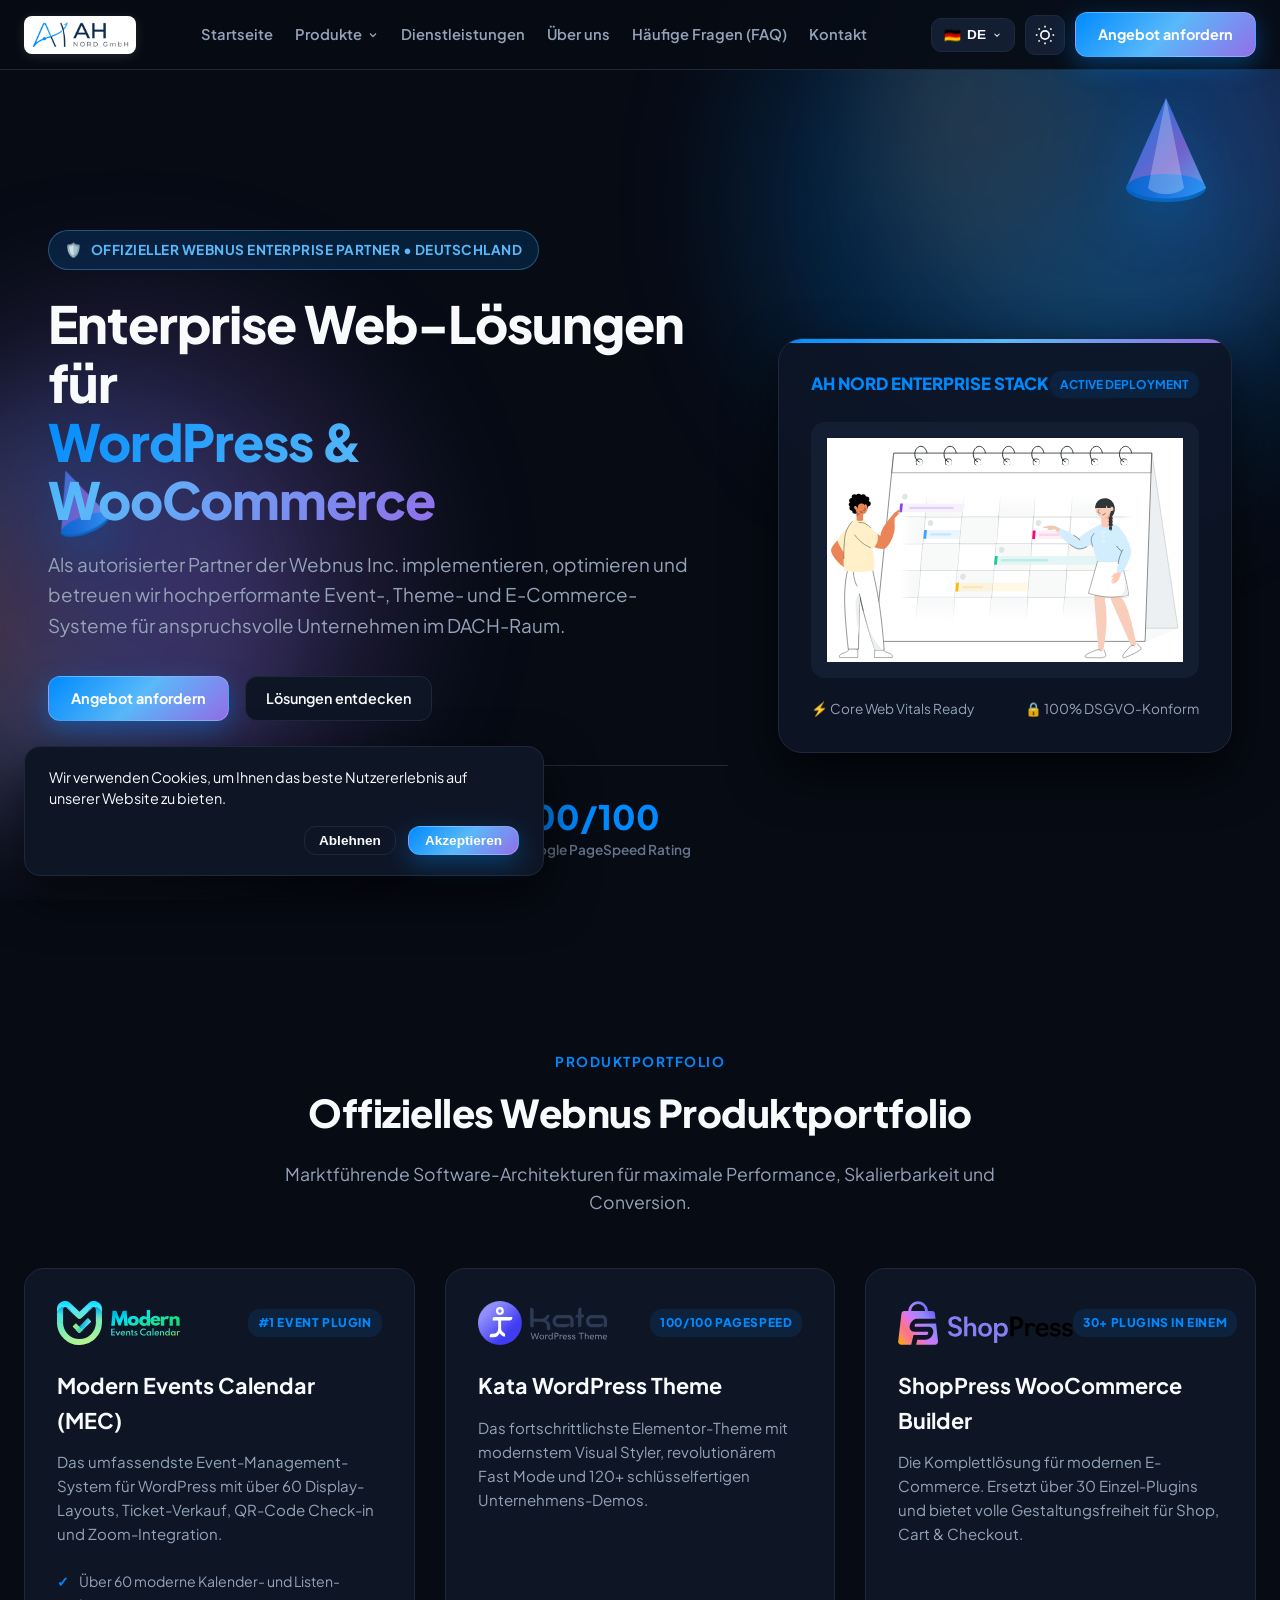
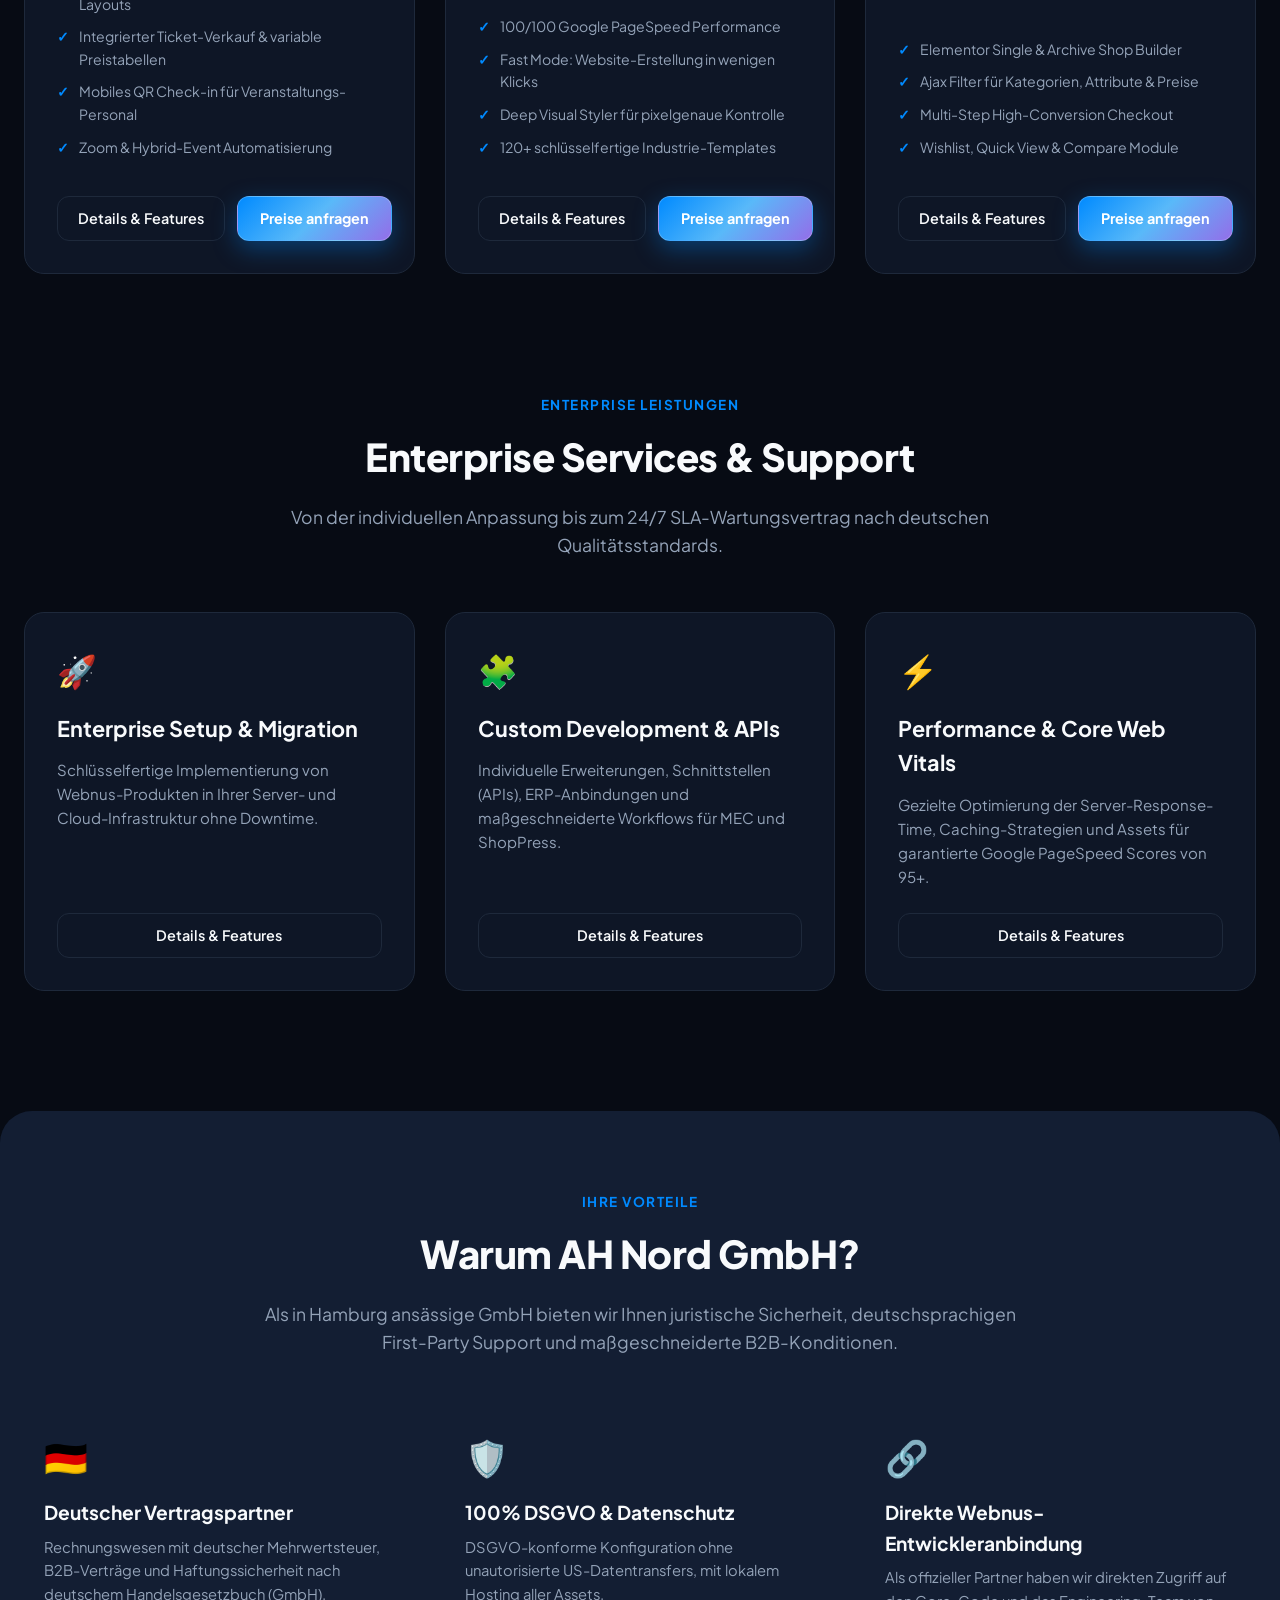
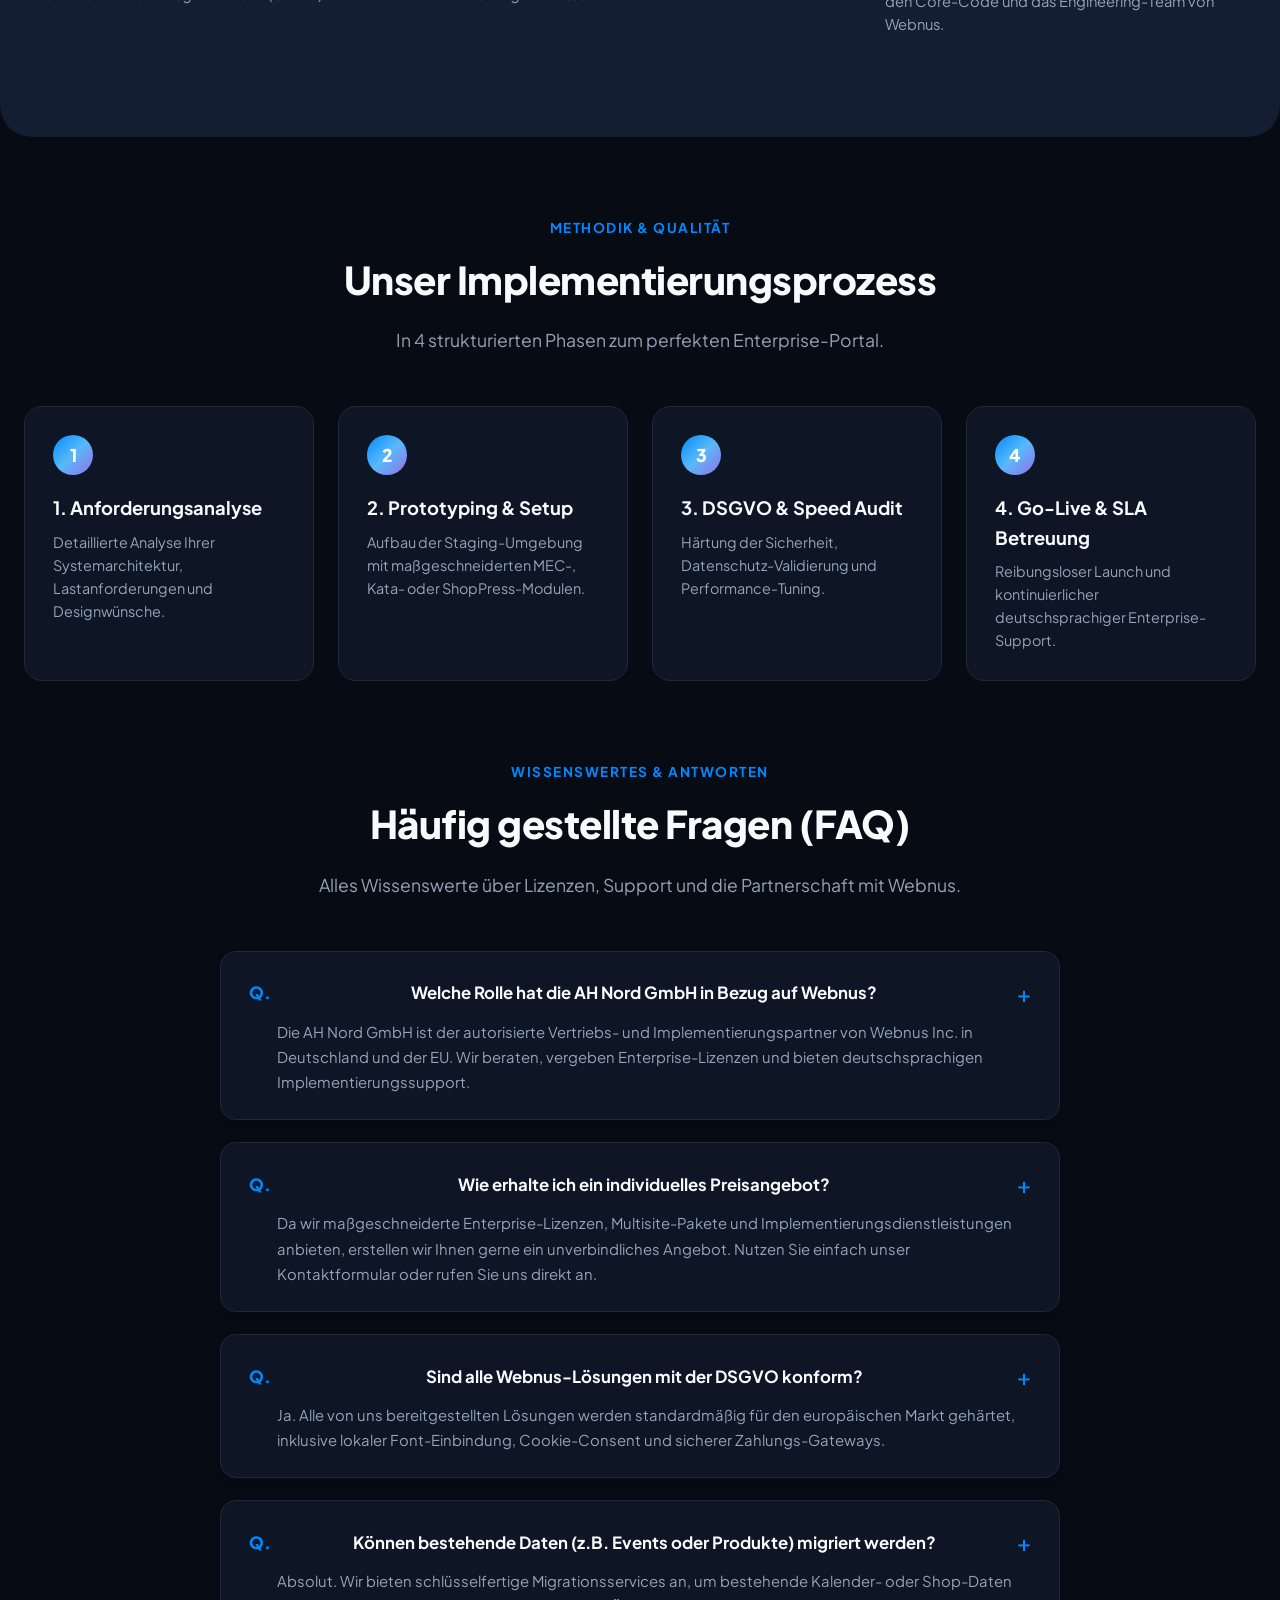
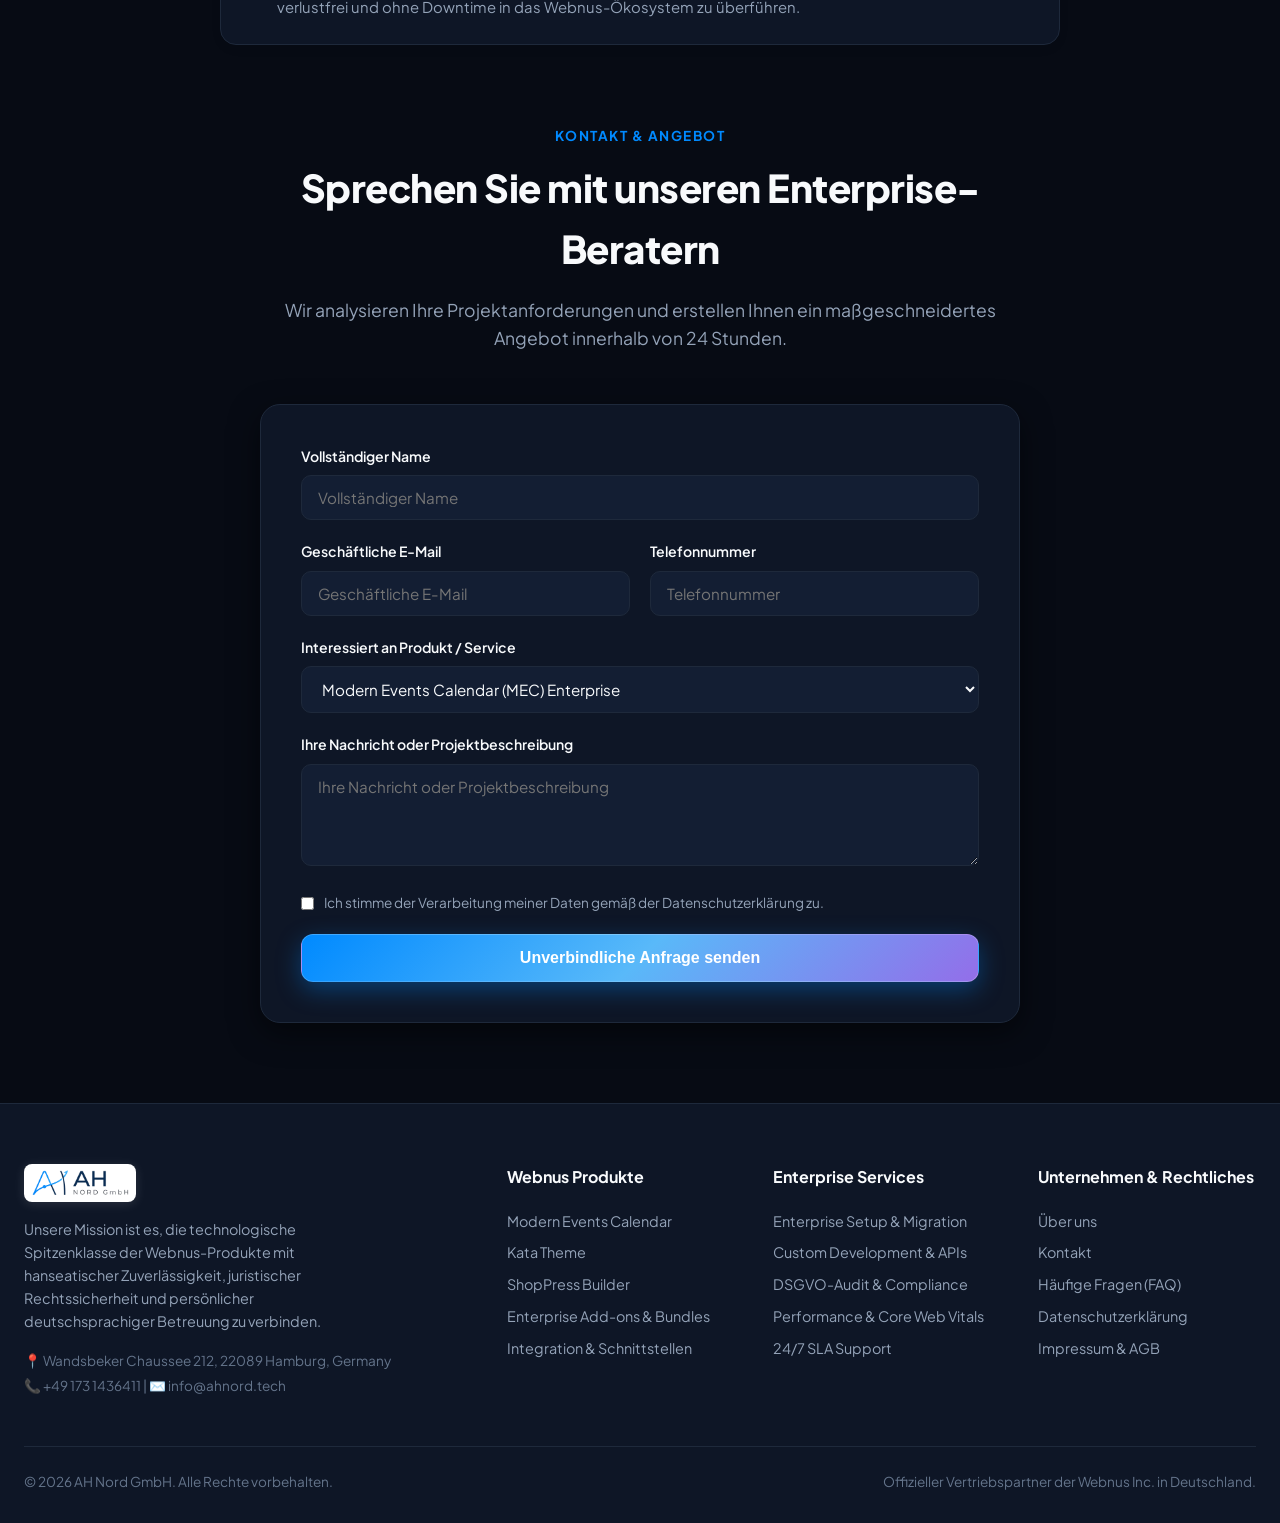
<file: index.html>
<!DOCTYPE html>
<html lang="de" data-theme="dark">
<head>
  <meta charset="UTF-8">
  <meta name="viewport" content="width=device-width, initial-scale=1.0">
  <title>Enterprise Web Solutions & Webnus Partner | AH Nord GmbH</title>
  <meta name="description" content="AH Nord GmbH — Offizieller Enterprise Partner & Reseller von Webnus in Deutschland. Modern Events Calendar, Kata Theme und ShopPress WooCommerce Builder.">
  <link rel="icon" type="image/webp" href="./img/favicon.webp">
  <link rel="icon" type="image/png" href="./img/favicon.png">
  <link rel="apple-touch-icon" href="./img/favicon.png">
  
  <meta property="og:type" content="website">
  <meta property="og:title" content="Enterprise Web Solutions & Webnus Partner | AH Nord GmbH">
  <meta property="og:description" content="Offizieller Vertrieb und Integration von Webnus Enterprise Lösungen in Deutschland.">
  <meta property="og:image" content="./img/og-image.svg">
  
  <link rel="preconnect" href="https://fonts.googleapis.com">
  <link rel="preconnect" href="https://fonts.gstatic.com" crossorigin>
  <link href="https://fonts.googleapis.com/css2?family=Plus+Jakarta+Sans:wght@400;500;600;700;800;900&display=swap" rel="stylesheet">
  <link rel="stylesheet" href="./css/style.css?v=2.2">
</head>
<body>
  <!-- Ambient Floating Animation Shapes (Conical Gradients & 3D Cones) -->
  <div class="canvas-backdrop">
    <div class="conic-shape conic-shape-1"></div>
    <div class="conic-shape conic-shape-2"></div>
    <div class="shape-blob shape-1"></div>
    <div class="shape-blob shape-2"></div>
    
    <!-- 3D Conical Geometric Floating SVG Shape 1 -->
    <svg class="conic-3d-cone floating-cone-1" width="100" height="130" viewBox="0 0 100 130" fill="none">
      <defs>
        <linearGradient id="coneGrad1" x1="0%" y1="0%" x2="100%" y2="100%">
          <stop offset="0%" stop-color="#008AFF" stop-opacity="0.85"/>
          <stop offset="60%" stop-color="#936EE9" stop-opacity="0.75"/>
          <stop offset="100%" stop-color="#59B9F9" stop-opacity="0.9"/>
        </linearGradient>
        <linearGradient id="coneBase1" x1="0%" y1="0%" x2="100%" y2="0%">
          <stop offset="0%" stop-color="#0066CC" stop-opacity="0.9"/>
          <stop offset="100%" stop-color="#008AFF" stop-opacity="0.5"/>
        </linearGradient>
      </defs>
      <path d="M50 8 L90 98 C72 112 28 112 10 98 Z" fill="url(#coneGrad1)"/>
      <ellipse cx="50" cy="98" rx="40" ry="14" fill="url(#coneBase1)"/>
      <path d="M50 8 L68 98 C60 106 40 106 32 98 Z" fill="white" fill-opacity="0.25"/>
    </svg>

    <!-- 3D Conical Geometric Floating SVG Shape 2 -->
    <svg class="conic-3d-cone floating-cone-2" width="80" height="110" viewBox="0 0 100 130" fill="none">
      <path d="M50 8 L90 98 C72 112 28 112 10 98 Z" fill="url(#coneGrad1)"/>
      <ellipse cx="50" cy="98" rx="40" ry="14" fill="url(#coneBase1)"/>
    </svg>
  </div>

  <!-- Sticky Header -->
  <header class="site-header">
    <div class="header-container">
      <a href="./index.html" class="brand-link">
        <img src="./img/logo.webp" alt="AH Nord GmbH Logo" class="brand-logo">
      </a>
      
      <!-- Desktop Navigation -->
      <nav class="main-nav">
        <a href="./index.html" class="nav-link" data-i18n="nav_home">Startseite</a>
        
        <div class="nav-dropdown-wrapper">
          <a href="./index.html#products" class="nav-link nav-dropdown-trigger">
            <span data-i18n="nav_products">Produkte</span>
            <svg width="12" height="12" viewBox="0 0 24 24" fill="none" stroke="currentColor" stroke-width="2.5"><polyline points="6 9 12 15 18 9"></polyline></svg>
          </a>
          <div class="nav-dropdown-menu">
            <a href="./pages/modern-events-calendar.html" class="dropdown-item">
              <span style="font-size:1.3rem;">📅</span>
              <div>
                <span class="dropdown-item-title" data-i18n="nav_mec">Modern Events Calendar</span>
                <span class="dropdown-item-desc">#1 WordPress Events Platform</span>
              </div>
            </a>
            <a href="./pages/kata-theme.html" class="dropdown-item">
              <span style="font-size:1.3rem;">⚡</span>
              <div>
                <span class="dropdown-item-title" data-i18n="nav_kata">Kata Theme</span>
                <span class="dropdown-item-desc">100/100 PageSpeed Builder</span>
              </div>
            </a>
            <a href="./pages/shoppress.html" class="dropdown-item">
              <span style="font-size:1.3rem;">🛍️</span>
              <div>
                <span class="dropdown-item-title" data-i18n="nav_shoppress">ShopPress Builder</span>
                <span class="dropdown-item-desc">WooCommerce Suite for Elementor</span>
              </div>
            </a>
          </div>
        </div>

        <a href="./pages/services.html" class="nav-link" data-i18n="nav_services">Dienstleistungen</a>
        <a href="./pages/about.html" class="nav-link" data-i18n="nav_about">Über uns</a>
        <a href="./pages/faq.html" class="nav-link" data-i18n="nav_faq">Häufige Fragen (FAQ)</a>
        <a href="./pages/contact.html" class="nav-link" data-i18n="nav_contact">Kontakt</a>
      </nav>
      
      <!-- Header Controls -->
      <div class="header-actions">
        <!-- Language Switcher Pill -->
        <div class="lang-dropdown-wrapper">
          <button class="lang-dropdown-btn" onclick="toggleLangMenu(event)" aria-label="Sprachauswahl">
            <span class="current-lang-flag">🇩🇪</span>
            <span class="current-lang-code">DE</span>
            <svg width="10" height="10" viewBox="0 0 24 24" fill="none" stroke="currentColor" stroke-width="2.5"><polyline points="6 9 12 15 18 9"></polyline></svg>
          </button>
          <div id="langDropdownMenu" class="lang-dropdown-menu">
            <button class="lang-option active" data-lang="de" onclick="setLanguage('de')">
              <span>🇩🇪</span> <span>Deutsch</span>
            </button>
            <button class="lang-option" data-lang="en" onclick="setLanguage('en')">
              <span>🇬🇧</span> <span>English</span>
            </button>
            <button class="lang-option" data-lang="fr" onclick="setLanguage('fr')">
              <span>🇫🇷</span> <span>Français</span>
            </button>
          </div>
        </div>

        <!-- Theme Toggle Button -->
        <button class="btn-theme-toggle" aria-label="Farbschema umschalten" title="Theme umschalten">
          <svg class="theme-icon-sun" viewBox="0 0 24 24">
            <circle cx="12" cy="12" r="5"></circle>
            <line x1="12" y1="1" x2="12" y2="3"></line>
            <line x1="12" y1="21" x2="12" y2="23"></line>
            <line x1="4.22" y1="4.22" x2="5.64" y2="5.64"></line>
            <line x1="18.36" y1="18.36" x2="19.78" y2="19.78"></line>
            <line x1="1" y1="12" x2="3" y2="12"></line>
            <line x1="21" y1="12" x2="23" y2="12"></line>
            <line x1="4.22" y1="19.78" x2="5.64" y2="18.36"></line>
            <line x1="18.36" y1="5.64" x2="19.78" y2="4.22"></line>
          </svg>
          <svg class="theme-icon-moon" viewBox="0 0 24 24" style="display:none;">
            <path d="M21 12.79A9 9 0 1 1 11.21 3 7 7 0 0 0 21 12.79z"></path>
          </svg>
        </button>

        <a href="./pages/contact.html" class="btn-cta" data-i18n="btn_quote">Angebot anfordern</a>
        
        <!-- Mobile Toggle -->
        <button class="mobile-toggle" id="mobileToggleBtn" onclick="toggleMobileMenu()" aria-label="Menü öffnen">
          <svg width="22" height="22" viewBox="0 0 24 24" fill="none" stroke="currentColor" stroke-width="2.5">
            <line x1="3" y1="12" x2="21" y2="12"></line>
            <line x1="3" y1="6" x2="21" y2="6"></line>
            <line x1="3" y1="18" x2="21" y2="18"></line>
          </svg>
        </button>
      </div>
    </div>
  </header>

  <!-- Mobile Drawer -->
  <div class="mobile-drawer-overlay" id="mobileOverlay" onclick="closeMobileMenu()"></div>
  <aside class="mobile-drawer" id="mobileDrawer">
    <div class="mobile-drawer-header">
      <img src="./img/logo.webp" alt="AH Nord" class="brand-logo mobile-logo" style="height:32px;">
      <button class="mobile-close-btn" onclick="closeMobileMenu()" aria-label="Menü schließen">✕</button>
    </div>
    <div class="mobile-nav-links">
      <a href="./index.html" class="mobile-nav-link" data-i18n="nav_home">Startseite</a>
      <a href="./pages/modern-events-calendar.html" class="mobile-nav-link" data-i18n="nav_mec">Modern Events Calendar</a>
      <a href="./pages/kata-theme.html" class="mobile-nav-link" data-i18n="nav_kata">Kata Theme</a>
      <a href="./pages/shoppress.html" class="mobile-nav-link" data-i18n="nav_shoppress">ShopPress Builder</a>
      <a href="./pages/services.html" class="mobile-nav-link" data-i18n="nav_services">Dienstleistungen</a>
      <a href="./pages/about.html" class="mobile-nav-link" data-i18n="nav_about">Über uns</a>
      <a href="./pages/faq.html" class="mobile-nav-link" data-i18n="nav_faq">Häufige Fragen (FAQ)</a>
      <a href="./pages/contact.html" class="mobile-nav-link" data-i18n="nav_contact">Kontakt</a>
    </div>
    <div style="margin-top:auto; padding-top:20px;">
      <a href="./pages/contact.html" class="btn-cta" style="width:100%; justify-content:center;" data-i18n="btn_quote">Angebot anfordern</a>
    </div>
  </aside>

  <main class="main-wrapper">

    <!-- Hero Section with Conical Animated Elements -->
    <section class="hero-section">
      <div class="section-container hero-grid">
        <div>
          <div class="hero-badge">
            <span>🛡️</span>
            <span data-i18n="badge_official">Offizieller Webnus Enterprise Partner • Deutschland</span>
          </div>
          <h1 class="hero-title">
            <span data-i18n="hero_title">Enterprise Web-Lösungen für</span> <br>
            <span class="gradient-text" data-i18n="hero_title_highlight">WordPress & WooCommerce</span>
          </h1>
          <p class="hero-subtitle" data-i18n="hero_subtitle">
            Als autorisierter Partner der Webnus Inc. implementieren, optimieren und betreuen wir hochperformante Event-, Theme- und E-Commerce-Systeme für anspruchsvolle Unternehmen im DACH-Raum.
          </p>
          <div class="hero-buttons">
            <a href="./pages/contact.html" class="btn-cta" data-i18n="btn_quote">Angebot anfordern</a>
            <a href="#products" class="btn-secondary" data-i18n="btn_explore">Lösungen entdecken</a>
          </div>
          <div class="hero-stats">
            <div>
              <div class="stat-val">200k+</div>
              <div class="stat-label" data-i18n="stat_installs">Aktive Webnus-Nutzer</div>
            </div>
            <div>
              <div class="stat-val">99.9%</div>
              <div class="stat-label" data-i18n="stat_uptime">SLA Support-Verfügbarkeit</div>
            </div>
            <div>
              <div class="stat-val">100/100</div>
              <div class="stat-label" data-i18n="stat_speed">Google PageSpeed Rating</div>
            </div>
          </div>
        </div>
        
        <div class="hero-visual">
          <div class="visual-card-glass floating-element">
            <div style="display:flex; justify-content:space-between; align-items:center; margin-bottom:24px;">
              <span style="font-weight:800; font-size:1.05rem; color:var(--primary-blue);">AH NORD ENTERPRISE STACK</span>
              <span style="background:rgba(0,138,255,0.1); color:var(--primary-blue); font-size:0.75rem; font-weight:700; padding:4px 10px; border-radius:12px;">ACTIVE DEPLOYMENT</span>
            </div>
            <img src="./img/mec-hero.svg" alt="MEC Calendar Platform" style="margin-bottom:20px; border-radius:14px; background:var(--bg-surface-alt); padding:16px;">
            <div style="display:flex; justify-content:space-between; align-items:center; font-size:0.85rem; color:var(--text-secondary);">
              <span>⚡ Core Web Vitals Ready</span>
              <span>🔒 100% DSGVO-Konform</span>
            </div>
          </div>
        </div>
      </div>
    </section>

    <!-- Products Showcase -->
    <section id="products" class="section-container" style="padding-top:40px;">
      <div class="section-header">
        <span class="section-tag" data-i18n="tag_portfolio">PRODUKTPORTFOLIO</span>
        <h2 class="section-title" data-i18n="products_heading">Offizielles Webnus Produktportfolio</h2>
        <p class="section-sub" data-i18n="products_sub">
          Marktführende Software-Architekturen für maximale Performance und Conversion.
        </p>
      </div>
      
      <div class="cards-grid-3">
        <!-- MEC Card -->
        <div class="product-card">
          <div class="product-card-top">
            <img src="./img/mec-logo.svg" alt="Modern Events Calendar" class="product-logo-img">
            <span class="product-badge" data-i18n="mec_badge">#1 Event Plugin</span>
          </div>
          <h3 class="product-card-title" data-i18n="mec_title">Modern Events Calendar (MEC)</h3>
          <p class="product-card-desc" data-i18n="mec_desc">
            Das umfassendste Event-Management-System für WordPress mit über 60 Display-Layouts, Ticket-Verkauf, QR-Code Check-in und Zoom-Integration.
          </p>
          <ul class="feature-list">
            <li data-i18n="mec_feat_1">Über 60 moderne Kalender- und Listen-Layouts</li>
            <li data-i18n="mec_feat_2">Integrierter Ticket-Verkauf & variable Preistabellen</li>
            <li data-i18n="mec_feat_3">Mobiles QR Check-in für Veranstaltungs-Personal</li>
            <li data-i18n="mec_feat_4">Zoom & Hybrid-Event Automatisierung</li>
          </ul>
          <div style="display:flex; gap:12px; margin-top:auto;">
            <a href="./pages/modern-events-calendar.html" class="btn-secondary" style="flex:1; justify-content:center;" data-i18n="btn_details">Details & Features</a>
            <a href="./pages/contact.html" class="btn-cta" style="flex:1; justify-content:center;" data-i18n="btn_pricing">Preise anfragen</a>
          </div>
        </div>

        <!-- Kata Theme Card -->
        <div class="product-card">
          <div class="product-card-top">
            <img src="./img/kata-logo.svg" alt="Kata WordPress Theme" class="product-logo-img">
            <span class="product-badge" data-i18n="kata_badge">100/100 PageSpeed</span>
          </div>
          <h3 class="product-card-title" data-i18n="kata_title">Kata WordPress Theme</h3>
          <p class="product-card-desc" data-i18n="kata_desc">
            Das fortschrittlichste Elementor-Theme mit modernstem Visual Styler, revolutionärem Fast Mode und 120+ vorgefertigten Unternehmens-Demos.
          </p>
          <ul class="feature-list">
            <li data-i18n="kata_feat_1">100/100 Google PageSpeed Performance</li>
            <li data-i18n="kata_feat_2">Fast Mode: Website-Erstellung in wenigen Klicks</li>
            <li data-i18n="kata_feat_3">Deep Visual Styler für pixelgenaue Kontrolle</li>
            <li data-i18n="kata_feat_4">120+ schlüsselfertige Industrie-Templates</li>
          </ul>
          <div style="display:flex; gap:12px; margin-top:auto;">
            <a href="./pages/kata-theme.html" class="btn-secondary" style="flex:1; justify-content:center;" data-i18n="btn_details">Details & Features</a>
            <a href="./pages/contact.html" class="btn-cta" style="flex:1; justify-content:center;" data-i18n="btn_pricing">Preise anfragen</a>
          </div>
        </div>

        <!-- ShopPress Card -->
        <div class="product-card">
          <div class="product-card-top">
            <img src="./img/shoppress-logo.svg" alt="ShopPress Builder" class="product-logo-img">
            <span class="product-badge" data-i18n="shoppress_badge">30+ Plugins In One</span>
          </div>
          <h3 class="product-card-title" data-i18n="shoppress_title">ShopPress WooCommerce Builder</h3>
          <p class="product-card-desc" data-i18n="shoppress_desc">
            Die Komplettlösung für modernen E-Commerce. Ersetzt über 30 Einzel-Plugins und bietet volle Gestaltungsfreiheit für Shop, Cart & Checkout.
          </p>
          <ul class="feature-list">
            <li data-i18n="shoppress_feat_1">Elementor Single & Archive Shop Builder</li>
            <li data-i18n="shoppress_feat_2">Ajax Filter für Kategorien, Attribute & Preise</li>
            <li data-i18n="shoppress_feat_3">Multi-Step High-Conversion Checkout</li>
            <li data-i18n="shoppress_feat_4">Wishlist, Quick View & Compare Module</li>
          </ul>
          <div style="display:flex; gap:12px; margin-top:auto;">
            <a href="./pages/shoppress.html" class="btn-secondary" style="flex:1; justify-content:center;" data-i18n="btn_details">Details & Features</a>
            <a href="./pages/contact.html" class="btn-cta" style="flex:1; justify-content:center;" data-i18n="btn_pricing">Preise anfragen</a>
          </div>
        </div>
      </div>
    </section>

    <!-- Services Overview Section -->
    <section class="section-container" style="padding-top:40px;">
      <div class="section-header">
        <span class="section-tag" data-i18n="tag_services">ENTERPRISE LEISTUNGEN</span>
        <h2 class="section-title" data-i18n="services_heading">Enterprise Services & Support</h2>
        <p class="section-sub" data-i18n="services_sub">
          Von der individuellen Anpassung bis zum 24/7 SLA-Wartungsvertrag nach deutschen Qualitätsstandards.
        </p>
      </div>

      <div class="cards-grid-3">
        <div class="product-card">
          <div style="font-size:2rem; margin-bottom:16px;">🚀</div>
          <h3 class="product-card-title" data-i18n="srv_1_title">Enterprise Setup & Migration</h3>
          <p class="product-card-desc" data-i18n="srv_1_desc">
            Schlüsselfertige Implementierung von Webnus-Produkten in Ihrer Server- und Cloud-Infrastruktur ohne Downtime.
          </p>
          <a href="./pages/services.html" class="btn-secondary" style="margin-top:auto; justify-content:center;" data-i18n="btn_details">Details ansehen</a>
        </div>
        <div class="product-card">
          <div style="font-size:2rem; margin-bottom:16px;">🧩</div>
          <h3 class="product-card-title" data-i18n="srv_2_title">Custom Development & APIs</h3>
          <p class="product-card-desc" data-i18n="srv_2_desc">
            Individuelle Erweiterungen, Schnittstellen (APIs), ERP-Anbindungen und maßgeschneiderte Workflows für MEC und ShopPress.
          </p>
          <a href="./pages/services.html" class="btn-secondary" style="margin-top:auto; justify-content:center;" data-i18n="btn_details">Details ansehen</a>
        </div>
        <div class="product-card">
          <div style="font-size:2rem; margin-bottom:16px;">⚡</div>
          <h3 class="product-card-title" data-i18n="srv_4_title">Performance & Core Web Vitals</h3>
          <p class="product-card-desc" data-i18n="srv_4_desc">
            Gezielte Optimierung der Server-Response-Time, Caching-Strategien und Assets für garantierte Google PageSpeed Scores von 95+.
          </p>
          <a href="./pages/services.html" class="btn-secondary" style="margin-top:auto; justify-content:center;" data-i18n="btn_details">Details ansehen</a>
        </div>
      </div>
    </section>

    <!-- Why Choose AH Nord GmbH -->
    <section class="section-container" style="background:var(--bg-surface-alt); border-radius:32px; margin-top:40px; margin-bottom:60px;">
      <div class="section-header">
        <span class="section-tag" data-i18n="tag_benefits">IHRE VORTEILE</span>
        <h2 class="section-title" data-i18n="why_heading">Warum AH Nord GmbH?</h2>
        <p class="section-sub" data-i18n="why_sub">
          Als in Hamburg ansässige GmbH bieten wir Ihnen juristische Sicherheit, deutschsprachigen First-Party Support und maßgeschneiderte B2B-Konditionen.
        </p>
      </div>
      
      <div class="cards-grid-3">
        <div style="padding:20px;">
          <div style="font-size:2.2rem; margin-bottom:12px;">🇩🇪</div>
          <h4 style="font-size:1.2rem; font-weight:700; margin-bottom:8px;" data-i18n="why_1_title">Deutscher Vertragspartner</h4>
          <p style="color:var(--text-secondary); font-size:0.92rem;" data-i18n="why_1_desc">
            Rechnungswesen mit deutscher Mehrwertsteuer, B2B-Verträge und Haftungssicherheit nach deutschem Handelsgesetzbuch (GmbH).
          </p>
        </div>
        <div style="padding:20px;">
          <div style="font-size:2.2rem; margin-bottom:12px;">🛡️</div>
          <h4 style="font-size:1.2rem; font-weight:700; margin-bottom:8px;" data-i18n="why_2_title">100% DSGVO & Datenschutz</h4>
          <p style="color:var(--text-secondary); font-size:0.92rem;" data-i18n="why_2_desc">
            DSGVO-konforme Konfiguration ohne unautorisierte US-Datentransfers, mit lokalem Hosting aller Assets.
          </p>
        </div>
        <div style="padding:20px;">
          <div style="font-size:2.2rem; margin-bottom:12px;">🔗</div>
          <h4 style="font-size:1.2rem; font-weight:700; margin-bottom:8px;" data-i18n="why_3_title">Direkte Webnus-Entwickleranbindung</h4>
          <p style="color:var(--text-secondary); font-size:0.92rem;" data-i18n="why_3_desc">
            Als offizieller Partner haben wir direkten Zugriff auf den Core-Code und das Engineering-Team von Webnus.
          </p>
        </div>
      </div>
    </section>

    <!-- Structured Implementation Process Section -->
    <section class="section-container" style="padding-top:20px; padding-bottom:60px;">
      <div class="section-header">
        <span class="section-tag" data-i18n="tag_process">METHODIK & QUALITÄT</span>
        <h2 class="section-title" data-i18n="steps_heading">Unser Implementierungsprozess</h2>
        <p class="section-sub" data-i18n="steps_sub">In 4 strukturierten Phasen zum perfekten Enterprise-Portal.</p>
      </div>

      <div class="process-grid">
        <div class="process-step-card">
          <div class="step-num-badge">1</div>
          <h4 style="font-size:1.15rem; font-weight:700; margin-bottom:8px;" data-i18n="step_1_title">1. Anforderungsanalyse</h4>
          <p style="color:var(--text-secondary); font-size:0.9rem;" data-i18n="step_1_desc">Detaillierte Analyse Ihrer Systemarchitektur, Lastanforderungen und Designwünsche.</p>
        </div>
        <div class="process-step-card">
          <div class="step-num-badge">2</div>
          <h4 style="font-size:1.15rem; font-weight:700; margin-bottom:8px;" data-i18n="step_2_title">2. Prototyping & Setup</h4>
          <p style="color:var(--text-secondary); font-size:0.9rem;" data-i18n="step_2_desc">Aufbau der Staging-Umgebung mit maßgeschneiderten MEC-, Kata- oder ShopPress-Modulen.</p>
        </div>
        <div class="process-step-card">
          <div class="step-num-badge">3</div>
          <h4 style="font-size:1.15rem; font-weight:700; margin-bottom:8px;" data-i18n="step_3_title">3. DSGVO & Speed Audit</h4>
          <p style="color:var(--text-secondary); font-size:0.9rem;" data-i18n="step_3_desc">Härtung der Sicherheit, Datenschutz-Validierung und Performance-Tuning.</p>
        </div>
        <div class="process-step-card">
          <div class="step-num-badge">4</div>
          <h4 style="font-size:1.15rem; font-weight:700; margin-bottom:8px;" data-i18n="step_4_title">4. Go-Live & SLA Betreuung</h4>
          <p style="color:var(--text-secondary); font-size:0.9rem;" data-i18n="step_4_desc">Reibungsloser Launch und kontinuierlicher deutschsprachiger Enterprise-Support.</p>
        </div>
      </div>
    </section>

    <!-- FAQ Section on Home Page -->
    <section class="section-container" style="padding-top:20px; padding-bottom:60px;">
      <div class="section-header">
        <span class="section-tag" data-i18n="tag_faq">WISSENSWERTES</span>
        <h2 class="section-title" data-i18n="faq_heading">Häufig gestellte Fragen (FAQ)</h2>
        <p class="section-sub" data-i18n="faq_sub">Alles Wissenswerte über Lizenzen, Support und die Partnerschaft mit Webnus.</p>
      </div>

      <div class="faq-grid" style="max-width:840px; margin:0 auto;">
        <div class="faq-item" onclick="toggleFaq(this)">
          <div class="faq-q" data-i18n="faq_1_q">Welche Rolle hat die AH Nord GmbH in Bezug auf Webnus?</div>
          <div class="faq-a" data-i18n="faq_1_a">Die AH Nord GmbH ist der autorisierte Vertriebs- und Implementierungspartner von Webnus Inc. in Deutschland und der EU. Wir beraten, vergeben Enterprise-Lizenzen und bieten deutschsprachigen Implementierungssupport.</div>
        </div>
        <div class="faq-item" onclick="toggleFaq(this)">
          <div class="faq-q" data-i18n="faq_2_q">Wie erhalte ich ein individuelles Preisangebot?</div>
          <div class="faq-a" data-i18n="faq_2_a">Da wir maßgeschneiderte Enterprise-Lizenzen, Multisite-Pakete und Implementierungsdienstleistungen anbieten, erstellen wir Ihnen gerne ein unverbindliches Angebot. Nutzen Sie einfach unser Kontaktformular oder rufen Sie uns direkt an.</div>
        </div>
        <div class="faq-item" onclick="toggleFaq(this)">
          <div class="faq-q" data-i18n="faq_3_q">Sind alle Webnus-Lösungen mit der DSGVO konform?</div>
          <div class="faq-a" data-i18n="faq_3_a">Ja. Alle von uns bereitgestellten Lösungen werden standardmäßig für den europäischen Markt gehärtet, inklusive lokaler Font-Einbindung, Cookie-Consent und sicherer Zahlungs-Gateways.</div>
        </div>
        <div class="faq-item" onclick="toggleFaq(this)">
          <div class="faq-q" data-i18n="faq_4_q">Können bestehende Daten (z.B. Events oder Produkte) migriert werden?</div>
          <div class="faq-a" data-i18n="faq_4_a">Absolut. Wir bieten schlüsselfertige Migrationsservices an, um bestehende Kalender- oder Shop-Daten verlustfrei und ohne Downtime in das Webnus-Ökosystem zu überführen.</div>
        </div>
      </div>
    </section>

    <!-- Contact Form Section -->
    <section id="contact" class="section-container" style="padding-top:20px;">
      <div class="section-header">
        <span class="section-tag" data-i18n="tag_contact">KONTAKT & ANGEBOT</span>
        <h2 class="section-title" data-i18n="contact_heading">Sprechen Sie mit unseren Enterprise-Beratern</h2>
        <p class="section-sub" data-i18n="contact_sub">
          Wir analysieren Ihre Projektanforderungen und erstellen Ihnen ein maßgeschneidertes Angebot innerhalb von 24 Stunden.
        </p>
      </div>

      <div style="max-width:760px; margin:0 auto;" class="form-card">
        <form onsubmit="handleContactSubmit(event)">
          <div class="form-group">
            <label class="form-label" data-i18n="form_name">Vollständiger Name</label>
            <input type="text" class="form-input" required placeholder="z.B. Markus Weber" data-i18n="form_name">
          </div>
          <div class="form-grid-2">
            <div class="form-group">
              <label class="form-label" data-i18n="form_email">Geschäftliche E-Mail</label>
              <input type="email" class="form-input" required placeholder="name@unternehmen.de" data-i18n="form_email">
            </div>
            <div class="form-group">
              <label class="form-label" data-i18n="form_phone">Telefonnummer</label>
              <input type="tel" class="form-input" placeholder="+49 ..." data-i18n="form_phone">
            </div>
          </div>
          <div class="form-group">
            <label class="form-label" data-i18n="form_product">Interessiert an Produkt / Service</label>
            <select class="form-select">
              <option value="mec">Modern Events Calendar (MEC) Enterprise</option>
              <option value="kata">Kata WordPress Multi-Purpose Theme</option>
              <option value="shoppress">ShopPress WooCommerce Builder Suite</option>
              <option value="custom">Custom Development & Schnittstellen</option>
              <option value="sla">24/7 SLA Support-Vertrag</option>
            </select>
          </div>
          <div class="form-group">
            <label class="form-label" data-i18n="form_msg">Ihre Nachricht oder Projektbeschreibung</label>
            <textarea class="form-textarea" rows="4" required placeholder="Beschreiben Sie kurz Ihr Vorhaben..." data-i18n="form_msg"></textarea>
          </div>
          <div class="form-group" style="display:flex; align-items:flex-start; gap:10px;">
            <input type="checkbox" id="privacyCheck" required style="margin-top:5px;">
            <label for="privacyCheck" style="font-size:0.85rem; color:var(--text-secondary);" data-i18n="form_privacy">
              Ich stimme der Verarbeitung meiner Daten gemäß der Datenschutzerklärung zu.
            </label>
          </div>
          <button type="submit" class="btn-cta" style="width:100%; justify-content:center; padding:14px; font-size:1rem;" data-i18n="form_submit">
            Unverbindliche Anfrage senden
          </button>
        </form>
      </div>
    </section>

  </main>

  <!-- Back to Top FAB -->
  <button id="backToTopBtn" class="back-to-top-btn" aria-label="Nach oben scrollen" title="Nach oben">
    <svg width="20" height="20" viewBox="0 0 24 24" fill="none" stroke="currentColor" stroke-width="2.5">
      <polyline points="18 15 12 9 6 15"></polyline>
    </svg>
  </button>

  <!-- Sticky Mobile Action Footer -->
  <div class="mobile-sticky-cta">
    <span style="font-weight:700; font-size:0.85rem;">AH Nord GmbH</span>
    <a href="./pages/contact.html" class="btn-cta" style="padding: 8px 16px; font-size: 0.82rem;" data-i18n="btn_quote">Angebot anfordern</a>
  </div>

  <!-- Cookie Banner -->
  <div id="cookieBanner" class="cookie-banner">
    <p style="font-size:0.9rem; line-height:1.5;" data-i18n="cookie_text">
      Wir verwenden Cookies, um Ihnen das beste Nutzererlebnis auf unserer Website zu bieten.
    </p>
    <div style="display:flex; gap:12px; justify-content:flex-end;">
      <button onclick="declineCookies()" class="btn-secondary" style="padding:6px 14px; font-size:0.85rem;" data-i18n="cookie_decline">Ablehnen</button>
      <button onclick="acceptCookies()" class="btn-cta" style="padding:6px 16px; font-size:0.85rem;" data-i18n="cookie_accept">Akzeptieren</button>
    </div>
  </div>

  <!-- Footer with EXACTLY 5 items in each of the 3 link columns -->
  <footer class="site-footer">
    <div class="footer-grid">
      <div>
        <img src="./img/logo.webp" alt="AH Nord GmbH Logo" class="brand-logo footer-logo" style="height:38px; margin-bottom:16px;">
        <p style="color:var(--text-secondary); font-size:0.9rem; margin-bottom:16px; max-width:320px;" data-i18n="about_desc_2">
          Unsere Mission ist es, die technologische Spitzenklasse der Webnus-Produkte mit hanseatischer Zuverlässigkeit und juristischer Sicherheit zu verbinden.
        </p>
        <p style="font-size:0.85rem; color:var(--text-muted); line-height:1.8;">
          📍 Wandsbeker Chaussee 212, 22089 Hamburg, Germany<br>
          📞 +49 173 1436411 | ✉️ info@ahnord.tech
        </p>
      </div>

      <!-- Column 1: Webnus Produkte (5 items) -->
      <div>
        <h4 style="font-size:1rem; font-weight:700; margin-bottom:16px;" data-i18n="footer_col_products">Webnus Produkte</h4>
        <ul class="footer-col-list" style="list-style:none; font-size:0.9rem; line-height:2.2;">
          <li><a href="./pages/modern-events-calendar.html" style="color:var(--text-secondary);" data-i18n="nav_mec">Modern Events Calendar</a></li>
          <li><a href="./pages/kata-theme.html" style="color:var(--text-secondary);" data-i18n="nav_kata">Kata WordPress Theme</a></li>
          <li><a href="./pages/shoppress.html" style="color:var(--text-secondary);" data-i18n="nav_shoppress">ShopPress Builder</a></li>
          <li><a href="./pages/modern-events-calendar.html" style="color:var(--text-secondary);" data-i18n="footer_item_addons">Enterprise Add-ons & Bundles</a></li>
          <li><a href="./pages/services.html" style="color:var(--text-secondary);" data-i18n="footer_item_integrations">Integration & Schnittstellen</a></li>
        </ul>
      </div>

      <!-- Column 2: Enterprise Services (5 items) -->
      <div>
        <h4 style="font-size:1rem; font-weight:700; margin-bottom:16px;" data-i18n="footer_col_services">Enterprise Services</h4>
        <ul class="footer-col-list" style="list-style:none; font-size:0.9rem; line-height:2.2;">
          <li><a href="./pages/services.html" style="color:var(--text-secondary);" data-i18n="srv_1_title">Enterprise Setup & Migration</a></li>
          <li><a href="./pages/services.html" style="color:var(--text-secondary);" data-i18n="srv_2_title">Custom Development & APIs</a></li>
          <li><a href="./pages/services.html" style="color:var(--text-secondary);" data-i18n="srv_3_title">DSGVO-Audit & Compliance</a></li>
          <li><a href="./pages/services.html" style="color:var(--text-secondary);" data-i18n="srv_4_title">Performance & Core Web Vitals</a></li>
          <li><a href="./pages/services.html" style="color:var(--text-secondary);" data-i18n="srv_5_title">24/7 SLA Support</a></li>
        </ul>
      </div>

      <!-- Column 3: Unternehmen & Rechtliches (5 items) -->
      <div>
        <h4 style="font-size:1rem; font-weight:700; margin-bottom:16px;" data-i18n="footer_col_legal">Unternehmen & Rechtliches</h4>
        <ul class="footer-col-list" style="list-style:none; font-size:0.9rem; line-height:2.2;">
          <li><a href="./pages/about.html" style="color:var(--text-secondary);" data-i18n="nav_about">Über uns</a></li>
          <li><a href="./pages/contact.html" style="color:var(--text-secondary);" data-i18n="nav_contact">Kontakt & Beratung</a></li>
          <li><a href="./pages/faq.html" style="color:var(--text-secondary);" data-i18n="nav_faq">Häufige Fragen (FAQ)</a></li>
          <li><a href="./pages/privacy.html" style="color:var(--text-secondary);" data-i18n="privacy_policy">Datenschutzerklärung</a></li>
          <li><a href="./pages/terms.html" style="color:var(--text-secondary);" data-i18n="terms_conditions">Impressum & AGB</a></li>
        </ul>
      </div>
    </div>
    
    <div class="footer-bottom">
      <span>© 2026 AH Nord GmbH. <span data-i18n="footer_rights">Alle Rechte vorbehalten.</span></span>
      <span data-i18n="footer_partner_note">Offizieller Vertriebspartner der Webnus Inc. in Deutschland.</span>
    </div>
  </footer>

  <script src="./js/main.js?v=2.2"></script>
</body>
</html>
</file>
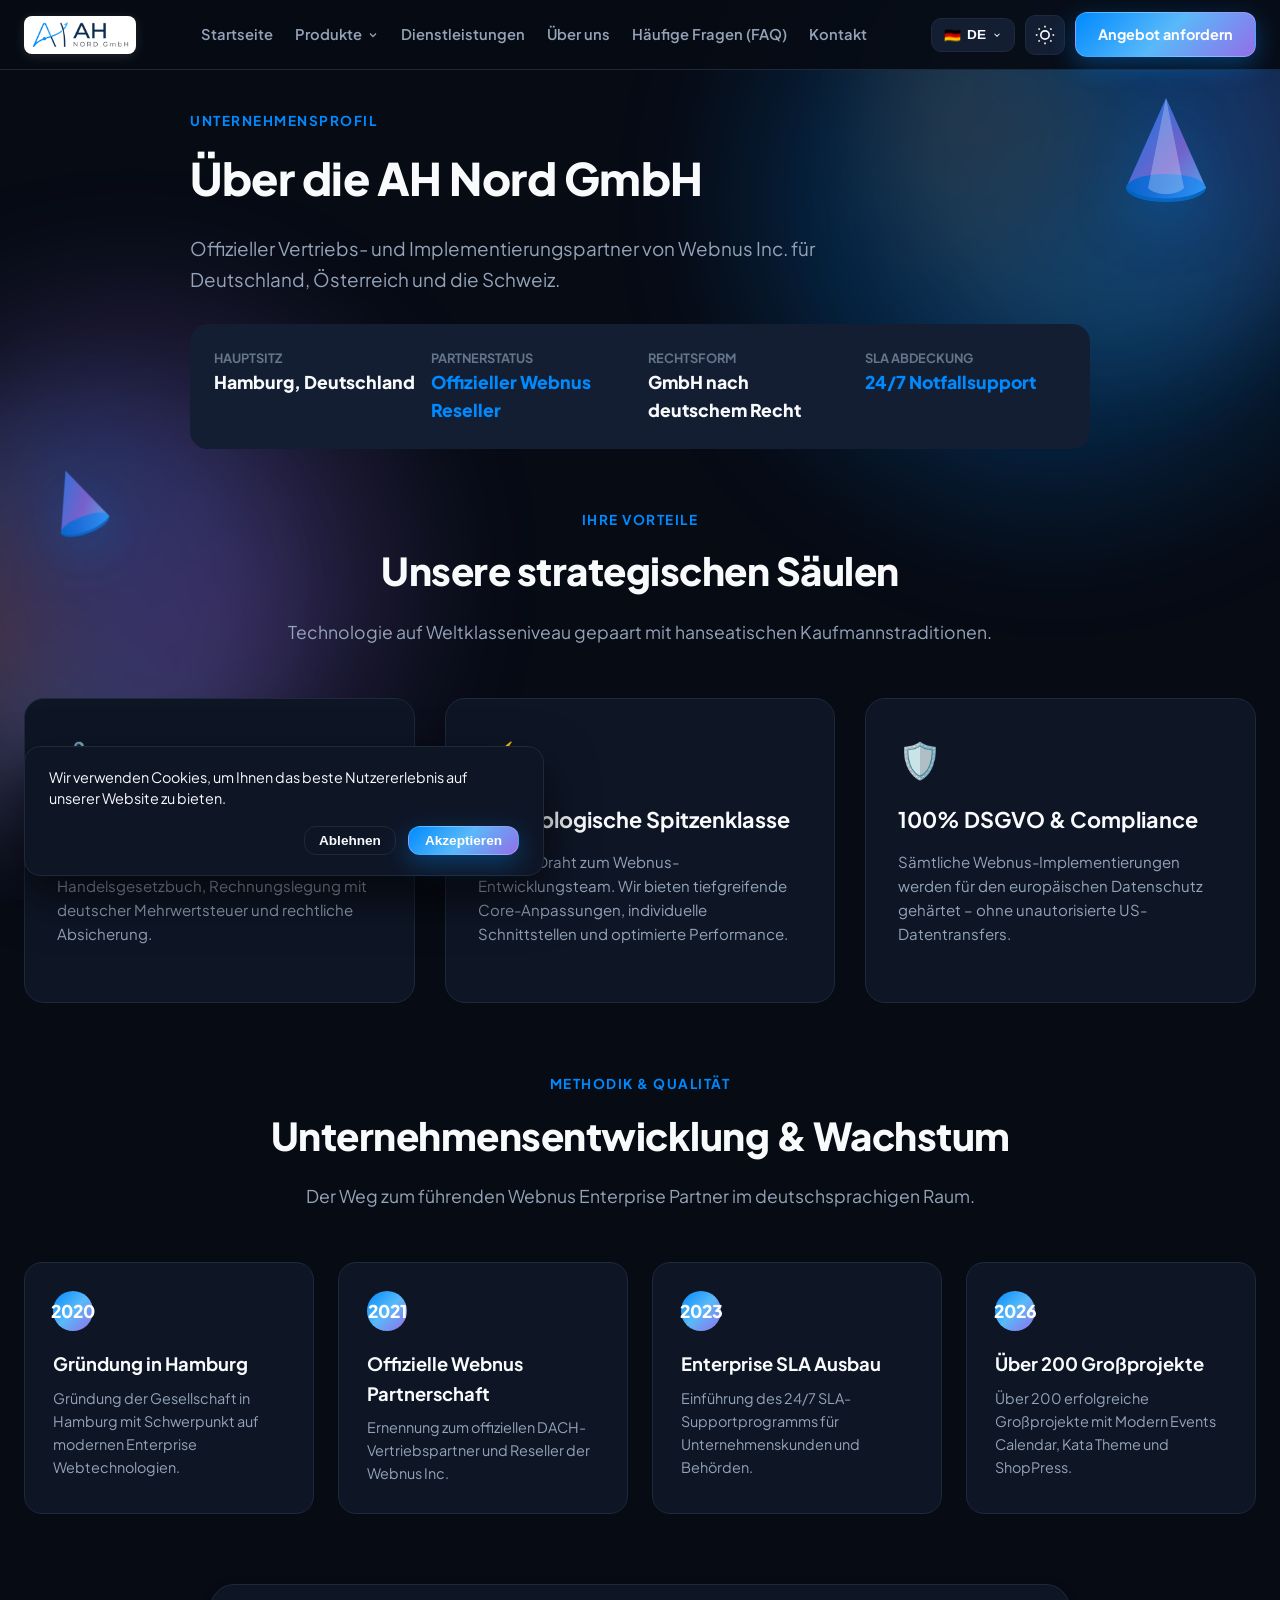
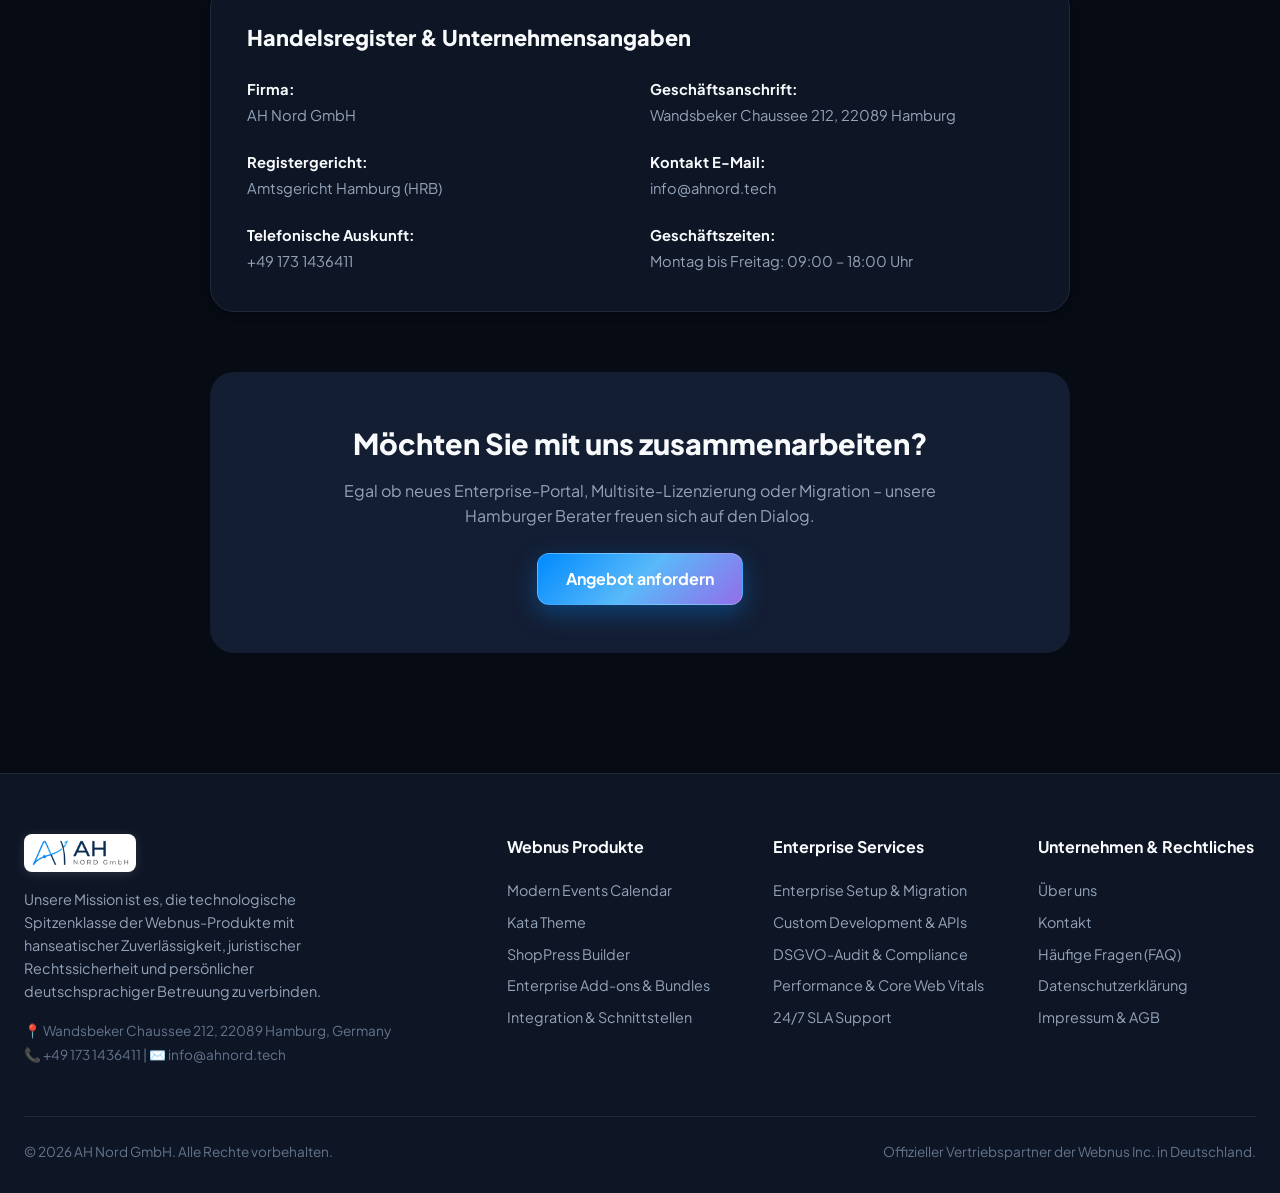
<file: pages/about.html>
<!DOCTYPE html>
<html lang="de" data-theme="dark">
<head>
  <meta charset="UTF-8">
  <meta name="viewport" content="width=device-width, initial-scale=1.0">
  <title>Über die AH Nord GmbH | AH Nord GmbH</title>
  <meta name="description" content="AH Nord GmbH — Offizieller Enterprise Partner & Reseller von Webnus in Deutschland. Modern Events Calendar, Kata Theme und ShopPress WooCommerce Builder.">
  <link rel="icon" type="image/webp" href="../img/favicon.webp">
  <link rel="icon" type="image/png" href="../img/favicon.png">
  <link rel="apple-touch-icon" href="../img/favicon.png">
  
  <meta property="og:type" content="website">
  <meta property="og:title" content="Über die AH Nord GmbH | AH Nord GmbH">
  <meta property="og:description" content="Offizieller Vertrieb und Integration von Webnus Enterprise Lösungen in Deutschland.">
  <meta property="og:image" content="../img/og-image.svg">
  
  <link rel="preconnect" href="https://fonts.googleapis.com">
  <link rel="preconnect" href="https://fonts.gstatic.com" crossorigin>
  <link href="https://fonts.googleapis.com/css2?family=Plus+Jakarta+Sans:wght@400;500;600;700;800;900&display=swap" rel="stylesheet">
  <link rel="stylesheet" href="../css/style.css?v=2.2">
</head>
<body>
  <!-- Ambient Floating Animation Shapes (Conical Gradients & 3D Cones) -->
  <div class="canvas-backdrop">
    <div class="conic-shape conic-shape-1"></div>
    <div class="conic-shape conic-shape-2"></div>
    <div class="shape-blob shape-1"></div>
    <div class="shape-blob shape-2"></div>
    
    <!-- 3D Conical Geometric Floating SVG Shape 1 -->
    <svg class="conic-3d-cone floating-cone-1" width="100" height="130" viewBox="0 0 100 130" fill="none">
      <defs>
        <linearGradient id="coneGrad1" x1="0%" y1="0%" x2="100%" y2="100%">
          <stop offset="0%" stop-color="#008AFF" stop-opacity="0.85"/>
          <stop offset="60%" stop-color="#936EE9" stop-opacity="0.75"/>
          <stop offset="100%" stop-color="#59B9F9" stop-opacity="0.9"/>
        </linearGradient>
        <linearGradient id="coneBase1" x1="0%" y1="0%" x2="100%" y2="0%">
          <stop offset="0%" stop-color="#0066CC" stop-opacity="0.9"/>
          <stop offset="100%" stop-color="#008AFF" stop-opacity="0.5"/>
        </linearGradient>
      </defs>
      <path d="M50 8 L90 98 C72 112 28 112 10 98 Z" fill="url(#coneGrad1)"/>
      <ellipse cx="50" cy="98" rx="40" ry="14" fill="url(#coneBase1)"/>
      <path d="M50 8 L68 98 C60 106 40 106 32 98 Z" fill="white" fill-opacity="0.25"/>
    </svg>

    <!-- 3D Conical Geometric Floating SVG Shape 2 -->
    <svg class="conic-3d-cone floating-cone-2" width="80" height="110" viewBox="0 0 100 130" fill="none">
      <path d="M50 8 L90 98 C72 112 28 112 10 98 Z" fill="url(#coneGrad1)"/>
      <ellipse cx="50" cy="98" rx="40" ry="14" fill="url(#coneBase1)"/>
    </svg>
  </div>

  <!-- Sticky Header -->
  <header class="site-header">
    <div class="header-container">
      <a href="../index.html" class="brand-link">
        <img src="../img/logo.webp" alt="AH Nord GmbH Logo" class="brand-logo">
      </a>
      
      <!-- Desktop Navigation -->
      <nav class="main-nav">
        <a href="../index.html" class="nav-link" data-i18n="nav_home">Startseite</a>
        
        <div class="nav-dropdown-wrapper">
          <a href="../index.html#products" class="nav-link nav-dropdown-trigger">
            <span data-i18n="nav_products">Produkte</span>
            <svg width="12" height="12" viewBox="0 0 24 24" fill="none" stroke="currentColor" stroke-width="2.5"><polyline points="6 9 12 15 18 9"></polyline></svg>
          </a>
          <div class="nav-dropdown-menu">
            <a href="../pages/modern-events-calendar.html" class="dropdown-item">
              <span style="font-size:1.3rem;">📅</span>
              <div>
                <span class="dropdown-item-title" data-i18n="nav_mec">Modern Events Calendar</span>
                <span class="dropdown-item-desc">#1 WordPress Events Platform</span>
              </div>
            </a>
            <a href="../pages/kata-theme.html" class="dropdown-item">
              <span style="font-size:1.3rem;">⚡</span>
              <div>
                <span class="dropdown-item-title" data-i18n="nav_kata">Kata Theme</span>
                <span class="dropdown-item-desc">100/100 PageSpeed Builder</span>
              </div>
            </a>
            <a href="../pages/shoppress.html" class="dropdown-item">
              <span style="font-size:1.3rem;">🛍️</span>
              <div>
                <span class="dropdown-item-title" data-i18n="nav_shoppress">ShopPress Builder</span>
                <span class="dropdown-item-desc">WooCommerce Suite for Elementor</span>
              </div>
            </a>
          </div>
        </div>

        <a href="../pages/services.html" class="nav-link" data-i18n="nav_services">Dienstleistungen</a>
        <a href="../pages/about.html" class="nav-link" data-i18n="nav_about">Über uns</a>
        <a href="../pages/faq.html" class="nav-link" data-i18n="nav_faq">Häufige Fragen (FAQ)</a>
        <a href="../pages/contact.html" class="nav-link" data-i18n="nav_contact">Kontakt</a>
      </nav>
      
      <!-- Header Controls -->
      <div class="header-actions">
        <!-- Language Switcher Pill -->
        <div class="lang-dropdown-wrapper">
          <button class="lang-dropdown-btn" onclick="toggleLangMenu(event)" aria-label="Sprachauswahl">
            <span class="current-lang-flag">🇩🇪</span>
            <span class="current-lang-code">DE</span>
            <svg width="10" height="10" viewBox="0 0 24 24" fill="none" stroke="currentColor" stroke-width="2.5"><polyline points="6 9 12 15 18 9"></polyline></svg>
          </button>
          <div id="langDropdownMenu" class="lang-dropdown-menu">
            <button class="lang-option active" data-lang="de" onclick="setLanguage('de')">
              <span>🇩🇪</span> <span>Deutsch</span>
            </button>
            <button class="lang-option" data-lang="en" onclick="setLanguage('en')">
              <span>🇬🇧</span> <span>English</span>
            </button>
            <button class="lang-option" data-lang="fr" onclick="setLanguage('fr')">
              <span>🇫🇷</span> <span>Français</span>
            </button>
          </div>
        </div>

        <!-- Theme Toggle Button -->
        <button class="btn-theme-toggle" aria-label="Farbschema umschalten" title="Theme umschalten">
          <svg class="theme-icon-sun" viewBox="0 0 24 24">
            <circle cx="12" cy="12" r="5"></circle>
            <line x1="12" y1="1" x2="12" y2="3"></line>
            <line x1="12" y1="21" x2="12" y2="23"></line>
            <line x1="4.22" y1="4.22" x2="5.64" y2="5.64"></line>
            <line x1="18.36" y1="18.36" x2="19.78" y2="19.78"></line>
            <line x1="1" y1="12" x2="3" y2="12"></line>
            <line x1="21" y1="12" x2="23" y2="12"></line>
            <line x1="4.22" y1="19.78" x2="5.64" y2="18.36"></line>
            <line x1="18.36" y1="5.64" x2="19.78" y2="4.22"></line>
          </svg>
          <svg class="theme-icon-moon" viewBox="0 0 24 24" style="display:none;">
            <path d="M21 12.79A9 9 0 1 1 11.21 3 7 7 0 0 0 21 12.79z"></path>
          </svg>
        </button>

        <a href="../pages/contact.html" class="btn-cta" data-i18n="btn_quote">Angebot anfordern</a>
        
        <!-- Mobile Toggle -->
        <button class="mobile-toggle" id="mobileToggleBtn" onclick="toggleMobileMenu()" aria-label="Menü öffnen">
          <svg width="22" height="22" viewBox="0 0 24 24" fill="none" stroke="currentColor" stroke-width="2.5">
            <line x1="3" y1="12" x2="21" y2="12"></line>
            <line x1="3" y1="6" x2="21" y2="6"></line>
            <line x1="3" y1="18" x2="21" y2="18"></line>
          </svg>
        </button>
      </div>
    </div>
  </header>

  <!-- Mobile Drawer -->
  <div class="mobile-drawer-overlay" id="mobileOverlay" onclick="closeMobileMenu()"></div>
  <aside class="mobile-drawer" id="mobileDrawer">
    <div class="mobile-drawer-header">
      <img src="../img/logo.webp" alt="AH Nord" class="brand-logo mobile-logo" style="height:32px;">
      <button class="mobile-close-btn" onclick="closeMobileMenu()" aria-label="Menü schließen">✕</button>
    </div>
    <div class="mobile-nav-links">
      <a href="../index.html" class="mobile-nav-link" data-i18n="nav_home">Startseite</a>
      <a href="../pages/modern-events-calendar.html" class="mobile-nav-link" data-i18n="nav_mec">Modern Events Calendar</a>
      <a href="../pages/kata-theme.html" class="mobile-nav-link" data-i18n="nav_kata">Kata Theme</a>
      <a href="../pages/shoppress.html" class="mobile-nav-link" data-i18n="nav_shoppress">ShopPress Builder</a>
      <a href="../pages/services.html" class="mobile-nav-link" data-i18n="nav_services">Dienstleistungen</a>
      <a href="../pages/about.html" class="mobile-nav-link" data-i18n="nav_about">Über uns</a>
      <a href="../pages/faq.html" class="mobile-nav-link" data-i18n="nav_faq">Häufige Fragen (FAQ)</a>
      <a href="../pages/contact.html" class="mobile-nav-link" data-i18n="nav_contact">Kontakt</a>
    </div>
    <div style="margin-top:auto; padding-top:20px;">
      <a href="../pages/contact.html" class="btn-cta" style="width:100%; justify-content:center;" data-i18n="btn_quote">Angebot anfordern</a>
    </div>
  </aside>

  <main class="main-wrapper">

<!-- Section 1: Hero & Strategic Mandate -->
<section class="section-container" style="padding-top:40px;">
  <div style="max-width:900px; margin:0 auto 50px;">
    <span class="section-tag" data-i18n="tag_profile">UNTERNEHMENSPROFIL</span>
    <h1 class="section-title" style="font-size:2.8rem; margin-bottom:20px;" data-i18n="about_page_title">Über die AH Nord GmbH</h1>
    <p class="hero-subtitle" style="margin-bottom:24px;" data-i18n="about_page_sub">
      Offizieller Vertriebs- und Implementierungspartner von Webnus Inc. für Deutschland, Österreich und die Schweiz.
    </p>
    <div style="display:grid; grid-template-columns:repeat(auto-fit, minmax(200px, 1fr)); gap:16px; margin-top:30px; background:var(--bg-surface-alt); padding:24px; border-radius:18px;">
      <div>
        <div style="font-size:0.8rem; color:var(--text-muted); font-weight:700;">HAUPTSITZ</div>
        <div style="font-weight:800; font-size:1.1rem; color:var(--text-primary);">Hamburg, Deutschland</div>
      </div>
      <div>
        <div style="font-size:0.8rem; color:var(--text-muted); font-weight:700;">PARTNERSTATUS</div>
        <div style="font-weight:800; font-size:1.1rem; color:var(--primary-blue);">Offizieller Webnus Reseller</div>
      </div>
      <div>
        <div style="font-size:0.8rem; color:var(--text-muted); font-weight:700;">RECHTSFORM</div>
        <div style="font-weight:800; font-size:1.1rem; color:var(--text-primary);">GmbH nach deutschem Recht</div>
      </div>
      <div>
        <div style="font-size:0.8rem; color:var(--text-muted); font-weight:700;">SLA ABDECKUNG</div>
        <div style="font-weight:800; font-size:1.1rem; color:var(--primary-blue);">24/7 Notfallsupport</div>
      </div>
    </div>
  </div>

  <!-- Section 2: Core Corporate Values (3 Rich Cards) -->
  <div class="section-header" style="margin-top:60px;">
    <span class="section-tag" data-i18n="tag_benefits">WERTE & PHILOSOPHIE</span>
    <h2 class="section-title">Unsere strategischen Säulen</h2>
    <p class="section-sub">Technologie auf Weltklasseniveau gepaart mit hanseatischen Kaufmannstraditionen.</p>
  </div>

  <div class="cards-grid-3" style="margin-bottom:70px;">
    <div class="product-card">
      <div style="font-size:2.2rem; margin-bottom:16px;">⚓</div>
      <h3 class="product-card-title" data-i18n="about_val_1_title">Hanseatische Zuverlässigkeit</h3>
      <p class="product-card-desc" data-i18n="about_val_1_desc">
        Verlässliche B2B-Verträge nach deutschem Handelsgesetzbuch, Rechnungslegung mit deutscher Mehrwertsteuer und rechtliche Absicherung.
      </p>
    </div>
    <div class="product-card">
      <div style="font-size:2.2rem; margin-bottom:16px;">⚡</div>
      <h3 class="product-card-title" data-i18n="about_val_2_title">Technologische Spitzenklasse</h3>
      <p class="product-card-desc" data-i18n="about_val_2_desc">
        Direkter Draht zum Webnus-Entwicklungsteam. Wir bieten tiefgreifende Core-Anpassungen, individuelle Schnittstellen und optimierte Performance.
      </p>
    </div>
    <div class="product-card">
      <div style="font-size:2.2rem; margin-bottom:16px;">🛡️</div>
      <h3 class="product-card-title" data-i18n="about_val_3_title">100% DSGVO & Compliance</h3>
      <p class="product-card-desc" data-i18n="about_val_3_desc">
        Sämtliche Webnus-Implementierungen werden für den europäischen Datenschutz gehärtet – ohne unautorisierte US-Datentransfers.
      </p>
    </div>
  </div>

  <!-- Section 3: Company Milestones Timeline -->
  <div class="section-header">
    <span class="section-tag" data-i18n="tag_process">MEILENSTEINE</span>
    <h2 class="section-title">Unternehmensentwicklung & Wachstum</h2>
    <p class="section-sub">Der Weg zum führenden Webnus Enterprise Partner im deutschsprachigen Raum.</p>
  </div>

  <div class="process-grid" style="margin-bottom:70px;">
    <div class="process-step-card">
      <div class="step-num-badge" data-i18n="about_ms_1_year">2020</div>
      <h4 style="font-size:1.15rem; font-weight:700; margin-bottom:8px;">Gründung in Hamburg</h4>
      <p style="color:var(--text-secondary); font-size:0.9rem;" data-i18n="about_ms_1_text">Gründung der Gesellschaft in Hamburg mit Schwerpunkt auf modernen Enterprise Webtechnologien.</p>
    </div>
    <div class="process-step-card">
      <div class="step-num-badge" data-i18n="about_ms_2_year">2021</div>
      <h4 style="font-size:1.15rem; font-weight:700; margin-bottom:8px;">Offizielle Webnus Partnerschaft</h4>
      <p style="color:var(--text-secondary); font-size:0.9rem;" data-i18n="about_ms_2_text">Ernennung zum offiziellen DACH-Vertriebspartner und Reseller der Webnus Inc.</p>
    </div>
    <div class="process-step-card">
      <div class="step-num-badge" data-i18n="about_ms_3_year">2023</div>
      <h4 style="font-size:1.15rem; font-weight:700; margin-bottom:8px;">Enterprise SLA Ausbau</h4>
      <p style="color:var(--text-secondary); font-size:0.9rem;" data-i18n="about_ms_3_text">Einführung des 24/7 SLA-Supportprogramms für Unternehmenskunden und Behörden.</p>
    </div>
    <div class="process-step-card">
      <div class="step-num-badge" data-i18n="about_ms_4_year">2026</div>
      <h4 style="font-size:1.15rem; font-weight:700; margin-bottom:8px;">Über 200 Großprojekte</h4>
      <p style="color:var(--text-secondary); font-size:0.9rem;" data-i18n="about_ms_4_text">Über 200 erfolgreiche Großprojekte mit Modern Events Calendar, Kata Theme und ShopPress.</p>
    </div>
  </div>

  <!-- Section 4: Transparent Corporate & Registration Data Table -->
  <div style="max-width:860px; margin:0 auto 60px; background:var(--bg-surface); border:1px solid var(--border-color); border-radius:24px; padding:36px; box-shadow:var(--shadow-sm);">
    <h3 style="font-size:1.35rem; font-weight:800; margin-bottom:20px; display:flex; align-items:center; gap:12px;" data-i18n="about_table_title">
      <span>🏢</span> <span>Handelsregister & Unternehmensangaben</span>
    </h3>
    <div style="display:grid; grid-template-columns:repeat(auto-fit, minmax(260px, 1fr)); gap:20px; font-size:0.92rem; line-height:1.8;">
      <div>
        <strong style="color:var(--text-primary);">Firma:</strong><br>
        <span style="color:var(--text-secondary);">AH Nord GmbH</span>
      </div>
      <div>
        <strong style="color:var(--text-primary);">Geschäftsanschrift:</strong><br>
        <span style="color:var(--text-secondary);">Wandsbeker Chaussee 212, 22089 Hamburg</span>
      </div>
      <div>
        <strong style="color:var(--text-primary);">Registergericht:</strong><br>
        <span style="color:var(--text-secondary);">Amtsgericht Hamburg (HRB)</span>
      </div>
      <div>
        <strong style="color:var(--text-primary);">Kontakt E-Mail:</strong><br>
        <span style="color:var(--text-secondary);">info@ahnord.tech</span>
      </div>
      <div>
        <strong style="color:var(--text-primary);">Telefonische Auskunft:</strong><br>
        <span style="color:var(--text-secondary);">+49 173 1436411</span>
      </div>
      <div>
        <strong style="color:var(--text-primary);">Geschäftszeiten:</strong><br>
        <span style="color:var(--text-secondary);">Montag bis Freitag: 09:00 – 18:00 Uhr</span>
      </div>
    </div>
  </div>

  <!-- Section 5: Call to Action -->
  <div style="text-align:center; background:var(--bg-surface-alt); padding:48px 24px; border-radius:24px; max-width:860px; margin:0 auto 40px;">
    <h3 style="font-size:1.8rem; font-weight:800; margin-bottom:12px;">Möchten Sie mit uns zusammenarbeiten?</h3>
    <p style="color:var(--text-secondary); margin-bottom:24px; max-width:620px; margin-left:auto; margin-right:auto;">
      Egal ob neues Enterprise-Portal, Multisite-Lizenzierung oder Migration – unsere Hamburger Berater freuen sich auf den Dialog.
    </p>
    <a href="../pages/contact.html" class="btn-cta" style="padding:12px 28px; font-size:1rem;" data-i18n="btn_quote">Jetzt unverbindliches Gespräch anfordern</a>
  </div>
</section>

  </main>

  <!-- Back to Top FAB -->
  <button id="backToTopBtn" class="back-to-top-btn" aria-label="Nach oben scrollen" title="Nach oben">
    <svg width="20" height="20" viewBox="0 0 24 24" fill="none" stroke="currentColor" stroke-width="2.5">
      <polyline points="18 15 12 9 6 15"></polyline>
    </svg>
  </button>

  <!-- Sticky Mobile Action Footer -->
  <div class="mobile-sticky-cta">
    <span style="font-weight:700; font-size:0.85rem;">AH Nord GmbH</span>
    <a href="../pages/contact.html" class="btn-cta" style="padding: 8px 16px; font-size: 0.82rem;" data-i18n="btn_quote">Angebot anfordern</a>
  </div>

  <!-- Cookie Banner -->
  <div id="cookieBanner" class="cookie-banner">
    <p style="font-size:0.9rem; line-height:1.5;" data-i18n="cookie_text">
      Wir verwenden Cookies, um Ihnen das beste Nutzererlebnis auf unserer Website zu bieten.
    </p>
    <div style="display:flex; gap:12px; justify-content:flex-end;">
      <button onclick="declineCookies()" class="btn-secondary" style="padding:6px 14px; font-size:0.85rem;" data-i18n="cookie_decline">Ablehnen</button>
      <button onclick="acceptCookies()" class="btn-cta" style="padding:6px 16px; font-size:0.85rem;" data-i18n="cookie_accept">Akzeptieren</button>
    </div>
  </div>

  <!-- Symmetrical 5-Item Footer -->
  <footer class="site-footer">
    <div class="footer-grid">
      <div>
        <img src="../img/logo.webp" alt="AH Nord GmbH Logo" class="brand-logo footer-logo" style="height:38px; margin-bottom:16px;">
        <p style="color:var(--text-secondary); font-size:0.9rem; margin-bottom:16px; max-width:320px;" data-i18n="about_desc_2">
          Unsere Mission ist es, die technologische Spitzenklasse der Webnus-Produkte mit hanseatischer Zuverlässigkeit und juristischer Sicherheit zu verbinden.
        </p>
        <p style="font-size:0.85rem; color:var(--text-muted); line-height:1.8;">
          📍 Wandsbeker Chaussee 212, 22089 Hamburg, Germany<br>
          📞 +49 173 1436411 | ✉️ info@ahnord.tech
        </p>
      </div>

      <!-- Column 1: Webnus Produkte (5 items) -->
      <div>
        <h4 style="font-size:1rem; font-weight:700; margin-bottom:16px;" data-i18n="footer_col_products">Webnus Produkte</h4>
        <ul class="footer-col-list" style="list-style:none; font-size:0.9rem; line-height:2.2;">
          <li><a href="../pages/modern-events-calendar.html" style="color:var(--text-secondary);" data-i18n="nav_mec">Modern Events Calendar</a></li>
          <li><a href="../pages/kata-theme.html" style="color:var(--text-secondary);" data-i18n="nav_kata">Kata WordPress Theme</a></li>
          <li><a href="../pages/shoppress.html" style="color:var(--text-secondary);" data-i18n="nav_shoppress">ShopPress Builder</a></li>
          <li><a href="../pages/modern-events-calendar.html" style="color:var(--text-secondary);" data-i18n="footer_item_addons">Enterprise Add-ons & Bundles</a></li>
          <li><a href="../pages/services.html" style="color:var(--text-secondary);" data-i18n="footer_item_integrations">Integration & Schnittstellen</a></li>
        </ul>
      </div>

      <!-- Column 2: Enterprise Services (5 items) -->
      <div>
        <h4 style="font-size:1rem; font-weight:700; margin-bottom:16px;" data-i18n="footer_col_services">Enterprise Services</h4>
        <ul class="footer-col-list" style="list-style:none; font-size:0.9rem; line-height:2.2;">
          <li><a href="../pages/services.html" style="color:var(--text-secondary);" data-i18n="srv_1_title">Enterprise Setup & Migration</a></li>
          <li><a href="../pages/services.html" style="color:var(--text-secondary);" data-i18n="srv_2_title">Custom Development & APIs</a></li>
          <li><a href="../pages/services.html" style="color:var(--text-secondary);" data-i18n="srv_3_title">DSGVO-Audit & Compliance</a></li>
          <li><a href="../pages/services.html" style="color:var(--text-secondary);" data-i18n="srv_4_title">Performance & Core Web Vitals</a></li>
          <li><a href="../pages/services.html" style="color:var(--text-secondary);" data-i18n="srv_5_title">24/7 SLA Support</a></li>
        </ul>
      </div>

      <!-- Column 3: Unternehmen & Rechtliches (5 items) -->
      <div>
        <h4 style="font-size:1rem; font-weight:700; margin-bottom:16px;" data-i18n="footer_col_legal">Unternehmen & Rechtliches</h4>
        <ul class="footer-col-list" style="list-style:none; font-size:0.9rem; line-height:2.2;">
          <li><a href="../pages/about.html" style="color:var(--text-secondary);" data-i18n="nav_about">Über uns</a></li>
          <li><a href="../pages/contact.html" style="color:var(--text-secondary);" data-i18n="nav_contact">Kontakt & Beratung</a></li>
          <li><a href="../pages/faq.html" style="color:var(--text-secondary);" data-i18n="nav_faq">Häufige Fragen (FAQ)</a></li>
          <li><a href="../pages/privacy.html" style="color:var(--text-secondary);" data-i18n="privacy_policy">Datenschutzerklärung</a></li>
          <li><a href="../pages/terms.html" style="color:var(--text-secondary);" data-i18n="terms_conditions">Impressum & AGB</a></li>
        </ul>
      </div>
    </div>
    
    <div class="footer-bottom">
      <span>© 2026 AH Nord GmbH. <span data-i18n="footer_rights">Alle Rechte vorbehalten.</span></span>
      <span data-i18n="footer_partner_note">Offizieller Vertriebspartner der Webnus Inc. in Deutschland.</span>
    </div>
  </footer>

  <script src="../js/main.js?v=2.2"></script>
</body>
</html>
</file>
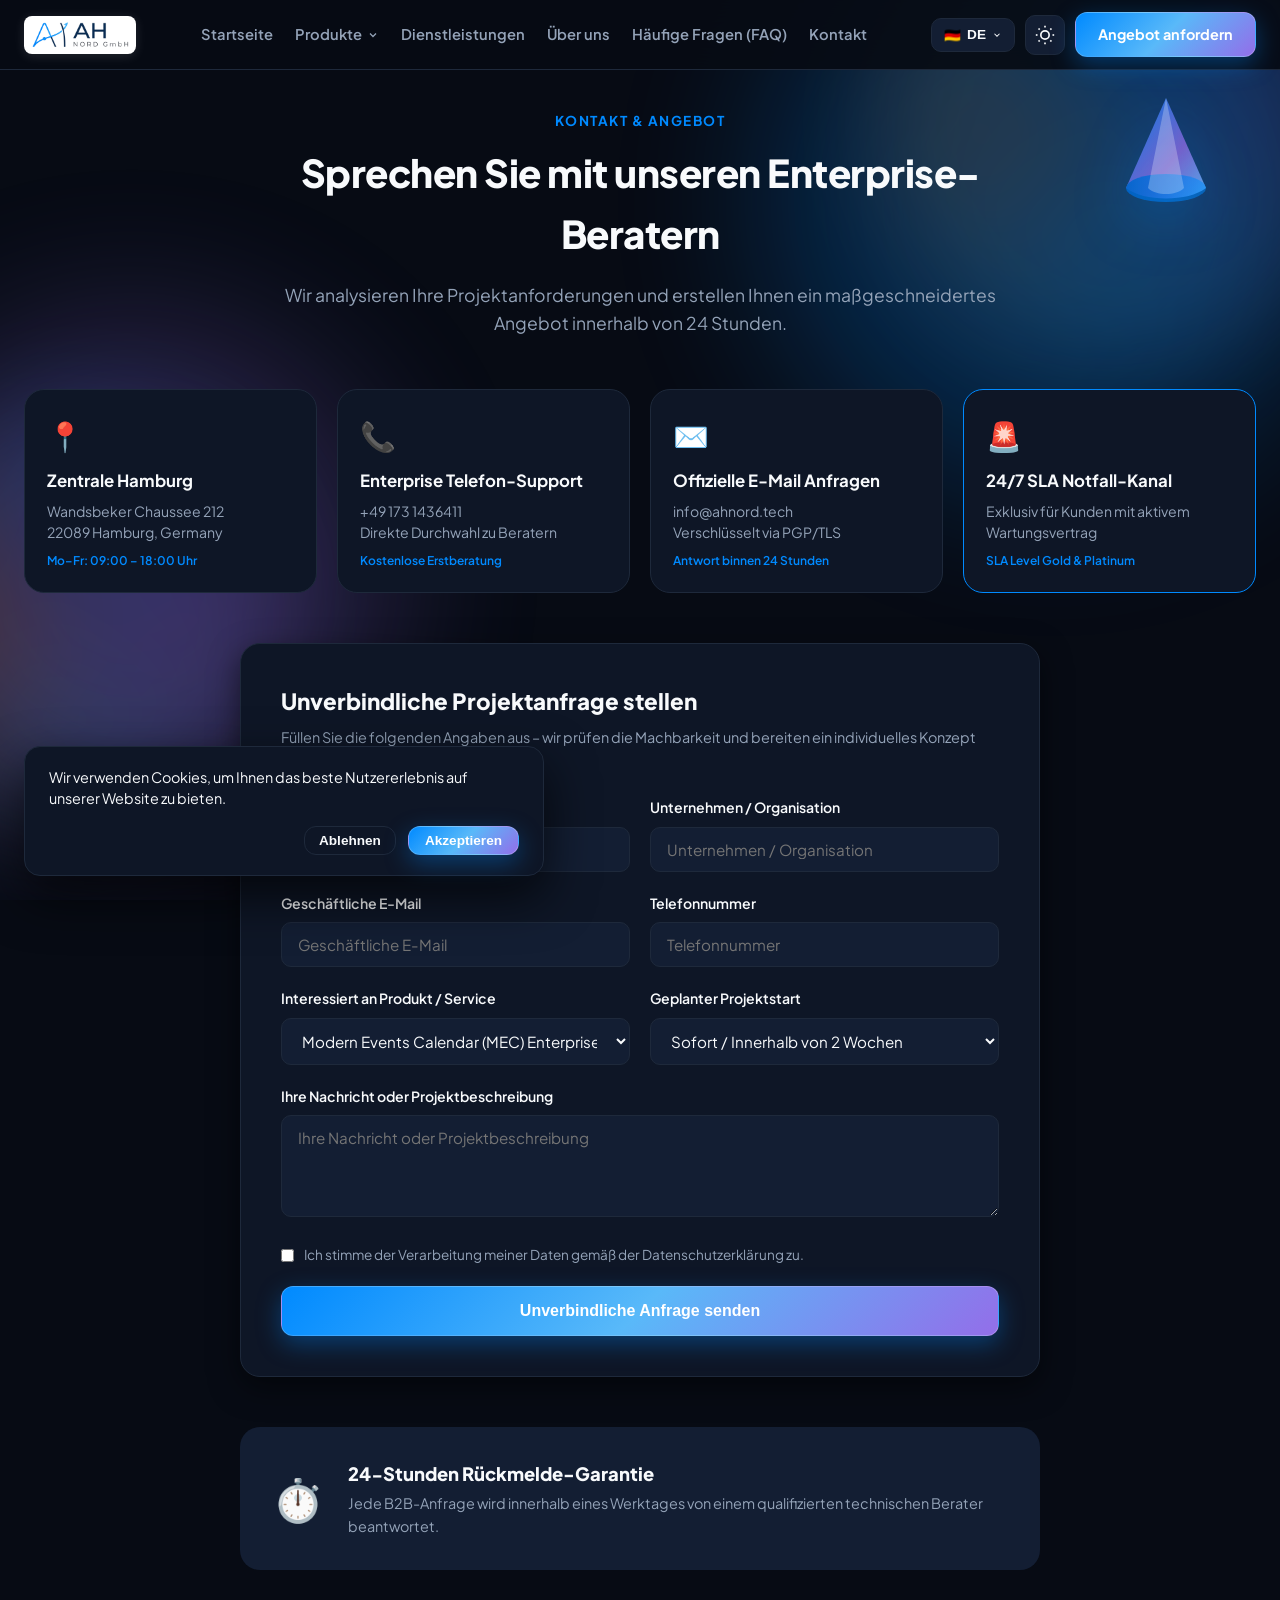
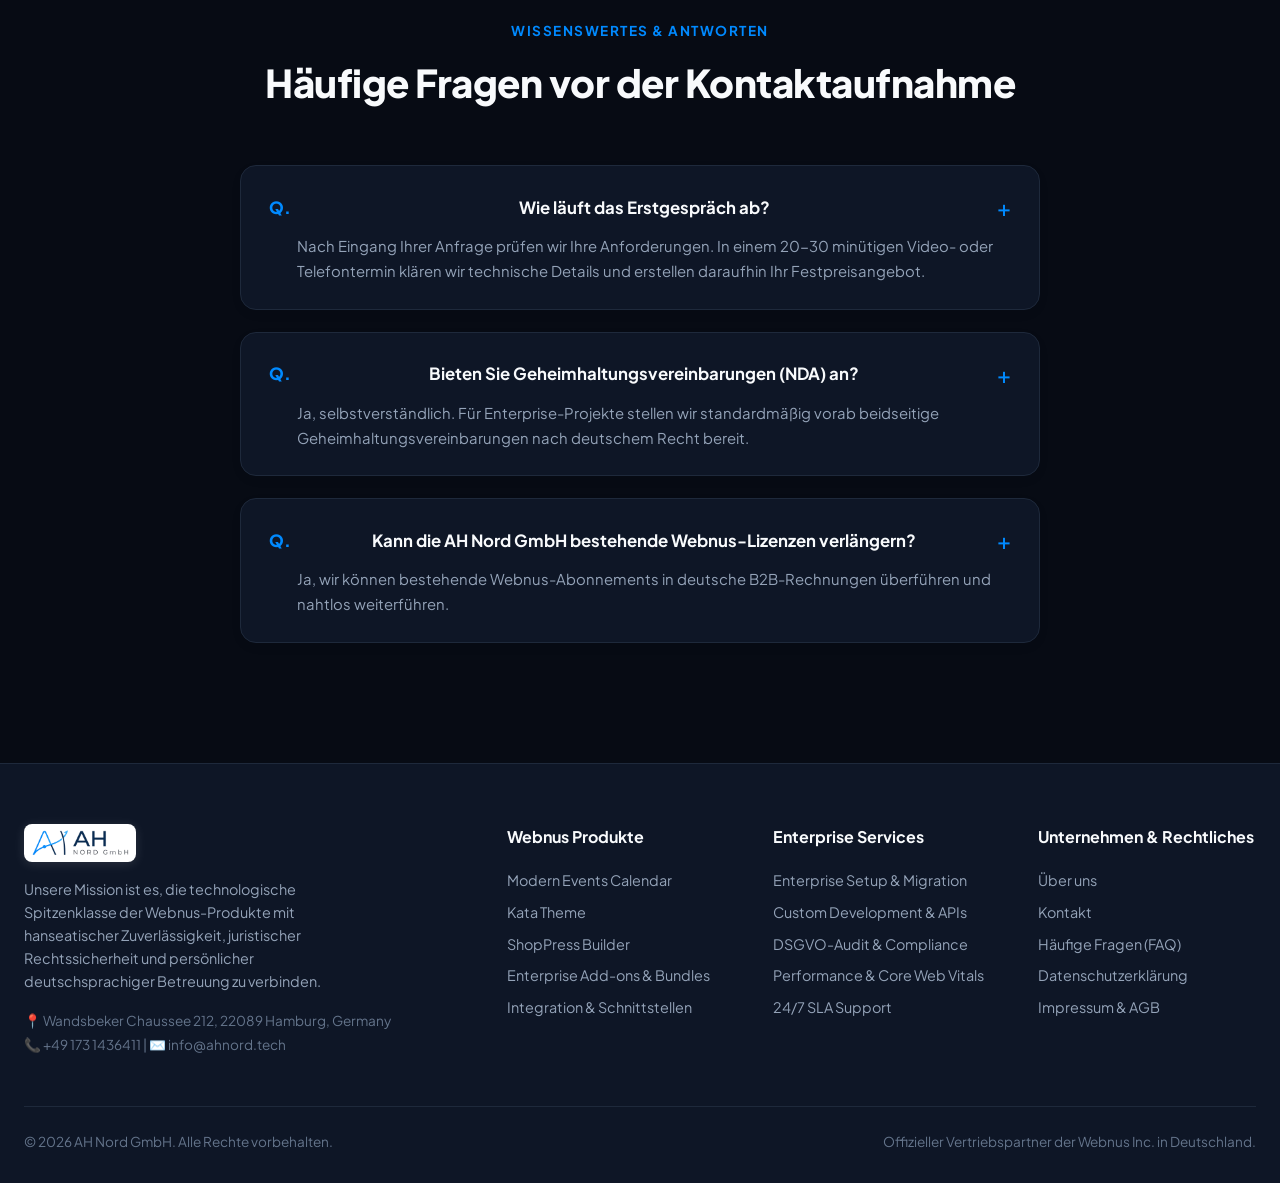
<file: pages/contact.html>
<!DOCTYPE html>
<html lang="de" data-theme="dark">
<head>
  <meta charset="UTF-8">
  <meta name="viewport" content="width=device-width, initial-scale=1.0">
  <title>Kontakt & Beratung | AH Nord GmbH</title>
  <meta name="description" content="AH Nord GmbH — Offizieller Enterprise Partner & Reseller von Webnus in Deutschland. Modern Events Calendar, Kata Theme und ShopPress WooCommerce Builder.">
  <link rel="icon" type="image/webp" href="../img/favicon.webp">
  <link rel="icon" type="image/png" href="../img/favicon.png">
  <link rel="apple-touch-icon" href="../img/favicon.png">
  
  <meta property="og:type" content="website">
  <meta property="og:title" content="Kontakt & Beratung | AH Nord GmbH">
  <meta property="og:description" content="Offizieller Vertrieb und Integration von Webnus Enterprise Lösungen in Deutschland.">
  <meta property="og:image" content="../img/og-image.svg">
  
  <link rel="preconnect" href="https://fonts.googleapis.com">
  <link rel="preconnect" href="https://fonts.gstatic.com" crossorigin>
  <link href="https://fonts.googleapis.com/css2?family=Plus+Jakarta+Sans:wght@400;500;600;700;800;900&display=swap" rel="stylesheet">
  <link rel="stylesheet" href="../css/style.css?v=2.2">
</head>
<body>
  <!-- Ambient Floating Animation Shapes (Conical Gradients & 3D Cones) -->
  <div class="canvas-backdrop">
    <div class="conic-shape conic-shape-1"></div>
    <div class="conic-shape conic-shape-2"></div>
    <div class="shape-blob shape-1"></div>
    <div class="shape-blob shape-2"></div>
    
    <!-- 3D Conical Geometric Floating SVG Shape 1 -->
    <svg class="conic-3d-cone floating-cone-1" width="100" height="130" viewBox="0 0 100 130" fill="none">
      <defs>
        <linearGradient id="coneGrad1" x1="0%" y1="0%" x2="100%" y2="100%">
          <stop offset="0%" stop-color="#008AFF" stop-opacity="0.85"/>
          <stop offset="60%" stop-color="#936EE9" stop-opacity="0.75"/>
          <stop offset="100%" stop-color="#59B9F9" stop-opacity="0.9"/>
        </linearGradient>
        <linearGradient id="coneBase1" x1="0%" y1="0%" x2="100%" y2="0%">
          <stop offset="0%" stop-color="#0066CC" stop-opacity="0.9"/>
          <stop offset="100%" stop-color="#008AFF" stop-opacity="0.5"/>
        </linearGradient>
      </defs>
      <path d="M50 8 L90 98 C72 112 28 112 10 98 Z" fill="url(#coneGrad1)"/>
      <ellipse cx="50" cy="98" rx="40" ry="14" fill="url(#coneBase1)"/>
      <path d="M50 8 L68 98 C60 106 40 106 32 98 Z" fill="white" fill-opacity="0.25"/>
    </svg>

    <!-- 3D Conical Geometric Floating SVG Shape 2 -->
    <svg class="conic-3d-cone floating-cone-2" width="80" height="110" viewBox="0 0 100 130" fill="none">
      <path d="M50 8 L90 98 C72 112 28 112 10 98 Z" fill="url(#coneGrad1)"/>
      <ellipse cx="50" cy="98" rx="40" ry="14" fill="url(#coneBase1)"/>
    </svg>
  </div>

  <!-- Sticky Header -->
  <header class="site-header">
    <div class="header-container">
      <a href="../index.html" class="brand-link">
        <img src="../img/logo.webp" alt="AH Nord GmbH Logo" class="brand-logo">
      </a>
      
      <!-- Desktop Navigation -->
      <nav class="main-nav">
        <a href="../index.html" class="nav-link" data-i18n="nav_home">Startseite</a>
        
        <div class="nav-dropdown-wrapper">
          <a href="../index.html#products" class="nav-link nav-dropdown-trigger">
            <span data-i18n="nav_products">Produkte</span>
            <svg width="12" height="12" viewBox="0 0 24 24" fill="none" stroke="currentColor" stroke-width="2.5"><polyline points="6 9 12 15 18 9"></polyline></svg>
          </a>
          <div class="nav-dropdown-menu">
            <a href="../pages/modern-events-calendar.html" class="dropdown-item">
              <span style="font-size:1.3rem;">📅</span>
              <div>
                <span class="dropdown-item-title" data-i18n="nav_mec">Modern Events Calendar</span>
                <span class="dropdown-item-desc">#1 WordPress Events Platform</span>
              </div>
            </a>
            <a href="../pages/kata-theme.html" class="dropdown-item">
              <span style="font-size:1.3rem;">⚡</span>
              <div>
                <span class="dropdown-item-title" data-i18n="nav_kata">Kata Theme</span>
                <span class="dropdown-item-desc">100/100 PageSpeed Builder</span>
              </div>
            </a>
            <a href="../pages/shoppress.html" class="dropdown-item">
              <span style="font-size:1.3rem;">🛍️</span>
              <div>
                <span class="dropdown-item-title" data-i18n="nav_shoppress">ShopPress Builder</span>
                <span class="dropdown-item-desc">WooCommerce Suite for Elementor</span>
              </div>
            </a>
          </div>
        </div>

        <a href="../pages/services.html" class="nav-link" data-i18n="nav_services">Dienstleistungen</a>
        <a href="../pages/about.html" class="nav-link" data-i18n="nav_about">Über uns</a>
        <a href="../pages/faq.html" class="nav-link" data-i18n="nav_faq">Häufige Fragen (FAQ)</a>
        <a href="../pages/contact.html" class="nav-link" data-i18n="nav_contact">Kontakt</a>
      </nav>
      
      <!-- Header Controls -->
      <div class="header-actions">
        <!-- Language Switcher Pill -->
        <div class="lang-dropdown-wrapper">
          <button class="lang-dropdown-btn" onclick="toggleLangMenu(event)" aria-label="Sprachauswahl">
            <span class="current-lang-flag">🇩🇪</span>
            <span class="current-lang-code">DE</span>
            <svg width="10" height="10" viewBox="0 0 24 24" fill="none" stroke="currentColor" stroke-width="2.5"><polyline points="6 9 12 15 18 9"></polyline></svg>
          </button>
          <div id="langDropdownMenu" class="lang-dropdown-menu">
            <button class="lang-option active" data-lang="de" onclick="setLanguage('de')">
              <span>🇩🇪</span> <span>Deutsch</span>
            </button>
            <button class="lang-option" data-lang="en" onclick="setLanguage('en')">
              <span>🇬🇧</span> <span>English</span>
            </button>
            <button class="lang-option" data-lang="fr" onclick="setLanguage('fr')">
              <span>🇫🇷</span> <span>Français</span>
            </button>
          </div>
        </div>

        <!-- Theme Toggle Button -->
        <button class="btn-theme-toggle" aria-label="Farbschema umschalten" title="Theme umschalten">
          <svg class="theme-icon-sun" viewBox="0 0 24 24">
            <circle cx="12" cy="12" r="5"></circle>
            <line x1="12" y1="1" x2="12" y2="3"></line>
            <line x1="12" y1="21" x2="12" y2="23"></line>
            <line x1="4.22" y1="4.22" x2="5.64" y2="5.64"></line>
            <line x1="18.36" y1="18.36" x2="19.78" y2="19.78"></line>
            <line x1="1" y1="12" x2="3" y2="12"></line>
            <line x1="21" y1="12" x2="23" y2="12"></line>
            <line x1="4.22" y1="19.78" x2="5.64" y2="18.36"></line>
            <line x1="18.36" y1="5.64" x2="19.78" y2="4.22"></line>
          </svg>
          <svg class="theme-icon-moon" viewBox="0 0 24 24" style="display:none;">
            <path d="M21 12.79A9 9 0 1 1 11.21 3 7 7 0 0 0 21 12.79z"></path>
          </svg>
        </button>

        <a href="../pages/contact.html" class="btn-cta" data-i18n="btn_quote">Angebot anfordern</a>
        
        <!-- Mobile Toggle -->
        <button class="mobile-toggle" id="mobileToggleBtn" onclick="toggleMobileMenu()" aria-label="Menü öffnen">
          <svg width="22" height="22" viewBox="0 0 24 24" fill="none" stroke="currentColor" stroke-width="2.5">
            <line x1="3" y1="12" x2="21" y2="12"></line>
            <line x1="3" y1="6" x2="21" y2="6"></line>
            <line x1="3" y1="18" x2="21" y2="18"></line>
          </svg>
        </button>
      </div>
    </div>
  </header>

  <!-- Mobile Drawer -->
  <div class="mobile-drawer-overlay" id="mobileOverlay" onclick="closeMobileMenu()"></div>
  <aside class="mobile-drawer" id="mobileDrawer">
    <div class="mobile-drawer-header">
      <img src="../img/logo.webp" alt="AH Nord" class="brand-logo mobile-logo" style="height:32px;">
      <button class="mobile-close-btn" onclick="closeMobileMenu()" aria-label="Menü schließen">✕</button>
    </div>
    <div class="mobile-nav-links">
      <a href="../index.html" class="mobile-nav-link" data-i18n="nav_home">Startseite</a>
      <a href="../pages/modern-events-calendar.html" class="mobile-nav-link" data-i18n="nav_mec">Modern Events Calendar</a>
      <a href="../pages/kata-theme.html" class="mobile-nav-link" data-i18n="nav_kata">Kata Theme</a>
      <a href="../pages/shoppress.html" class="mobile-nav-link" data-i18n="nav_shoppress">ShopPress Builder</a>
      <a href="../pages/services.html" class="mobile-nav-link" data-i18n="nav_services">Dienstleistungen</a>
      <a href="../pages/about.html" class="mobile-nav-link" data-i18n="nav_about">Über uns</a>
      <a href="../pages/faq.html" class="mobile-nav-link" data-i18n="nav_faq">Häufige Fragen (FAQ)</a>
      <a href="../pages/contact.html" class="mobile-nav-link" data-i18n="nav_contact">Kontakt</a>
    </div>
    <div style="margin-top:auto; padding-top:20px;">
      <a href="../pages/contact.html" class="btn-cta" style="width:100%; justify-content:center;" data-i18n="btn_quote">Angebot anfordern</a>
    </div>
  </aside>

  <main class="main-wrapper">

<section class="section-container" style="padding-top:40px;">
  <!-- Section 1: Intro -->
  <div class="section-header">
    <span class="section-tag" data-i18n="tag_contact">KONTAKT & ANGEBOT</span>
    <h1 class="section-title" data-i18n="contact_heading">Sprechen Sie mit unseren Enterprise-Beratern</h1>
    <p class="section-sub" data-i18n="contact_sub">
      Wir analysieren Ihre Projektanforderungen und erstellen Ihnen ein maßgeschneidertes Angebot innerhalb von 24 Stunden.
    </p>
  </div>

  <!-- Section 2: Direct Communication Channels (4 Cards) -->
  <div class="cards-grid-3" style="grid-template-columns:repeat(auto-fit, minmax(240px, 1fr)); gap:20px; margin-bottom:50px;">
    <div class="product-card" style="padding:22px;">
      <div style="font-size:1.8rem; margin-bottom:10px;">📍</div>
      <h4 style="font-size:1.05rem; font-weight:700; margin-bottom:6px;" data-i18n="contact_hamburg_office">Zentrale Hamburg</h4>
      <p style="font-size:0.88rem; color:var(--text-secondary); line-height:1.5;">
        Wandsbeker Chaussee 212<br>22089 Hamburg, Germany
      </p>
      <span style="font-size:0.75rem; color:var(--primary-blue); font-weight:600; margin-top:8px;" data-i18n="contact_hamburg_hours">Mo–Fr: 09:00 – 18:00 Uhr</span>
    </div>
    
    <div class="product-card" style="padding:22px;">
      <div style="font-size:1.8rem; margin-bottom:10px;">📞</div>
      <h4 style="font-size:1.05rem; font-weight:700; margin-bottom:6px;" data-i18n="contact_phone_title">Enterprise Telefon</h4>
      <p style="font-size:0.88rem; color:var(--text-secondary); line-height:1.5;">
        +49 173 1436411<br>Direkte Durchwahl zu Beratern
      </p>
      <span style="font-size:0.75rem; color:var(--primary-blue); font-weight:600; margin-top:8px;">Kostenlose Erstberatung</span>
    </div>

    <div class="product-card" style="padding:22px;">
      <div style="font-size:1.8rem; margin-bottom:10px;">✉️</div>
      <h4 style="font-size:1.05rem; font-weight:700; margin-bottom:6px;" data-i18n="contact_email_title">E-Mail Anfragen</h4>
      <p style="font-size:0.88rem; color:var(--text-secondary); line-height:1.5;">
        info@ahnord.tech<br>Verschlüsselt via PGP/TLS
      </p>
      <span style="font-size:0.75rem; color:var(--primary-blue); font-weight:600; margin-top:8px;">Antwort binnen 24 Stunden</span>
    </div>

    <div class="product-card" style="padding:22px; border-color:var(--primary-blue);">
      <div style="font-size:1.8rem; margin-bottom:10px;">🚨</div>
      <h4 style="font-size:1.05rem; font-weight:700; margin-bottom:6px;" data-i18n="contact_emergency_title">24/7 SLA Notfall-Kanal</h4>
      <p style="font-size:0.88rem; color:var(--text-secondary); line-height:1.5;" data-i18n="contact_emergency_desc">
        Exklusiv für Kunden mit aktivem Wartungsvertrag
      </p>
      <span style="font-size:0.75rem; color:var(--primary-blue); font-weight:600; margin-top:8px;">SLA Level Gold & Platinum</span>
    </div>
  </div>

  <!-- Section 3: Comprehensive Multi-Field Request Form -->
  <div style="max-width:800px; margin:0 auto 50px;" class="form-card">
    <div style="margin-bottom:24px;">
      <h3 style="font-size:1.4rem; font-weight:800; margin-bottom:6px;">Unverbindliche Projektanfrage stellen</h3>
      <p style="font-size:0.9rem; color:var(--text-secondary);">Füllen Sie die folgenden Angaben aus – wir prüfen die Machbarkeit und bereiten ein individuelles Konzept vor.</p>
    </div>

    <form onsubmit="handleContactSubmit(event)">
      <div class="form-grid-2">
        <div class="form-group">
          <label class="form-label" data-i18n="form_name">Vollständiger Name *</label>
          <input type="text" class="form-input" required placeholder="z.B. Markus Weber" data-i18n="form_name">
        </div>
        <div class="form-group">
          <label class="form-label" data-i18n="form_company">Unternehmen / Organisation *</label>
          <input type="text" class="form-input" required placeholder="z.B. Muster GmbH" data-i18n="form_company">
        </div>
      </div>

      <div class="form-grid-2">
        <div class="form-group">
          <label class="form-label" data-i18n="form_email">Geschäftliche E-Mail *</label>
          <input type="email" class="form-input" required placeholder="name@unternehmen.de" data-i18n="form_email">
        </div>
        <div class="form-group">
          <label class="form-label" data-i18n="form_phone">Telefonnummer</label>
          <input type="tel" class="form-input" placeholder="+49 40 ..." data-i18n="form_phone">
        </div>
      </div>

      <div class="form-grid-2">
        <div class="form-group">
          <label class="form-label" data-i18n="form_product">Interessiert an Produkt / Leistung</label>
          <select class="form-select">
            <option value="mec">Modern Events Calendar (MEC) Enterprise</option>
            <option value="kata">Kata WordPress Multi-Purpose Theme</option>
            <option value="shoppress">ShopPress WooCommerce Builder Suite</option>
            <option value="custom">Custom Development & Schnittstellen</option>
            <option value="sla">24/7 SLA Support-Vertrag</option>
          </select>
        </div>
        <div class="form-group">
          <label class="form-label" data-i18n="form_timeline">Geplanter Projektstart</label>
          <select class="form-select">
            <option value="immediate">Sofort / Innerhalb von 2 Wochen</option>
            <option value="month">Innerhalb des nächsten Monats</option>
            <option value="quarter">Im laufenden Quartal</option>
            <option value="eval">Allgemeine Evaluierung / Vorplanung</option>
          </select>
        </div>
      </div>

      <div class="form-group">
        <label class="form-label" data-i18n="form_msg">Ihre Nachricht oder Projektbeschreibung *</label>
        <textarea class="form-textarea" rows="4" required placeholder="Beschreiben Sie kurz Ihr Vorhaben, Seitenzahlen, Event-Volumen oder spezifische Anforderungen..." data-i18n="form_msg"></textarea>
      </div>

      <div class="form-group" style="display:flex; align-items:flex-start; gap:10px;">
        <input type="checkbox" id="privacyCheck" required style="margin-top:5px;">
        <label for="privacyCheck" style="font-size:0.85rem; color:var(--text-secondary);" data-i18n="form_privacy">
          Ich stimme der Verarbeitung meiner Angaben gemäß der Datenschutzerklärung zu. Ich kann diese Einwilligung jederzeit für die Zukunft widerrufen.
        </label>
      </div>

      <button type="submit" class="btn-cta" style="width:100%; justify-content:center; padding:15px; font-size:1rem;" data-i18n="form_submit">
        Unverbindliche Anfrage senden
      </button>
    </form>
  </div>

  <!-- Section 4: SLA 24h Response Guarantee Callout -->
  <div style="background:var(--bg-surface-alt); border-radius:20px; padding:32px; max-width:800px; margin:0 auto 50px; display:flex; align-items:center; gap:24px;">
    <div style="font-size:2.6rem;">⏱️</div>
    <div>
      <h4 style="font-size:1.15rem; font-weight:800; margin-bottom:4px;" data-i18n="contact_sla_banner_title">24-Stunden Rückmelde-Garantie</h4>
      <p style="font-size:0.9rem; color:var(--text-secondary);" data-i18n="contact_sla_banner_desc">
        Jede B2B-Anfrage wird innerhalb eines Werktages von einem qualifizierten technischen Berater beantwortet.
      </p>
    </div>
  </div>

  <!-- Section 5: Mini FAQ Accordion on Contact Page with Standard Spacing -->
  <div class="section-header">
    <span class="section-tag" data-i18n="tag_faq">FAQ ZUR ANFRAGE</span>
    <h2 class="section-title">Häufige Fragen vor der Kontaktaufnahme</h2>
  </div>

  <div class="faq-grid" style="max-width:800px; margin:0 auto 40px;">
    <div class="faq-item" onclick="toggleFaq(this)">
      <div class="faq-q">Wie läuft das Erstgespräch ab?</div>
      <div class="faq-a">Nach Eingang Ihrer Anfrage prüfen wir Ihre Anforderungen. In einem 20-30 minütigen Video- oder Telefontermin klären wir technische Details und erstellen daraufhin Ihr Festpreisangebot.</div>
    </div>
    <div class="faq-item" onclick="toggleFaq(this)">
      <div class="faq-q">Bieten Sie Geheimhaltungsvereinbarungen (NDA) an?</div>
      <div class="faq-a">Ja, selbstverständlich. Für Enterprise-Projekte stellen wir standardmäßig vorab beidseitige Geheimhaltungsvereinbarungen nach deutschem Recht bereit.</div>
    </div>
    <div class="faq-item" onclick="toggleFaq(this)">
      <div class="faq-q">Kann die AH Nord GmbH bestehende Webnus-Lizenzen verlängern?</div>
      <div class="faq-a">Ja, wir können bestehende Webnus-Abonnements in deutsche B2B-Rechnungen überführen und nahtlos weiterführen.</div>
    </div>
  </div>
</section>

  </main>

  <!-- Back to Top FAB -->
  <button id="backToTopBtn" class="back-to-top-btn" aria-label="Nach oben scrollen" title="Nach oben">
    <svg width="20" height="20" viewBox="0 0 24 24" fill="none" stroke="currentColor" stroke-width="2.5">
      <polyline points="18 15 12 9 6 15"></polyline>
    </svg>
  </button>

  <!-- Sticky Mobile Action Footer -->
  <div class="mobile-sticky-cta">
    <span style="font-weight:700; font-size:0.85rem;">AH Nord GmbH</span>
    <a href="../pages/contact.html" class="btn-cta" style="padding: 8px 16px; font-size: 0.82rem;" data-i18n="btn_quote">Angebot anfordern</a>
  </div>

  <!-- Cookie Banner -->
  <div id="cookieBanner" class="cookie-banner">
    <p style="font-size:0.9rem; line-height:1.5;" data-i18n="cookie_text">
      Wir verwenden Cookies, um Ihnen das beste Nutzererlebnis auf unserer Website zu bieten.
    </p>
    <div style="display:flex; gap:12px; justify-content:flex-end;">
      <button onclick="declineCookies()" class="btn-secondary" style="padding:6px 14px; font-size:0.85rem;" data-i18n="cookie_decline">Ablehnen</button>
      <button onclick="acceptCookies()" class="btn-cta" style="padding:6px 16px; font-size:0.85rem;" data-i18n="cookie_accept">Akzeptieren</button>
    </div>
  </div>

  <!-- Symmetrical 5-Item Footer -->
  <footer class="site-footer">
    <div class="footer-grid">
      <div>
        <img src="../img/logo.webp" alt="AH Nord GmbH Logo" class="brand-logo footer-logo" style="height:38px; margin-bottom:16px;">
        <p style="color:var(--text-secondary); font-size:0.9rem; margin-bottom:16px; max-width:320px;" data-i18n="about_desc_2">
          Unsere Mission ist es, die technologische Spitzenklasse der Webnus-Produkte mit hanseatischer Zuverlässigkeit und juristischer Sicherheit zu verbinden.
        </p>
        <p style="font-size:0.85rem; color:var(--text-muted); line-height:1.8;">
          📍 Wandsbeker Chaussee 212, 22089 Hamburg, Germany<br>
          📞 +49 173 1436411 | ✉️ info@ahnord.tech
        </p>
      </div>

      <!-- Column 1: Webnus Produkte (5 items) -->
      <div>
        <h4 style="font-size:1rem; font-weight:700; margin-bottom:16px;" data-i18n="footer_col_products">Webnus Produkte</h4>
        <ul class="footer-col-list" style="list-style:none; font-size:0.9rem; line-height:2.2;">
          <li><a href="../pages/modern-events-calendar.html" style="color:var(--text-secondary);" data-i18n="nav_mec">Modern Events Calendar</a></li>
          <li><a href="../pages/kata-theme.html" style="color:var(--text-secondary);" data-i18n="nav_kata">Kata WordPress Theme</a></li>
          <li><a href="../pages/shoppress.html" style="color:var(--text-secondary);" data-i18n="nav_shoppress">ShopPress Builder</a></li>
          <li><a href="../pages/modern-events-calendar.html" style="color:var(--text-secondary);" data-i18n="footer_item_addons">Enterprise Add-ons & Bundles</a></li>
          <li><a href="../pages/services.html" style="color:var(--text-secondary);" data-i18n="footer_item_integrations">Integration & Schnittstellen</a></li>
        </ul>
      </div>

      <!-- Column 2: Enterprise Services (5 items) -->
      <div>
        <h4 style="font-size:1rem; font-weight:700; margin-bottom:16px;" data-i18n="footer_col_services">Enterprise Services</h4>
        <ul class="footer-col-list" style="list-style:none; font-size:0.9rem; line-height:2.2;">
          <li><a href="../pages/services.html" style="color:var(--text-secondary);" data-i18n="srv_1_title">Enterprise Setup & Migration</a></li>
          <li><a href="../pages/services.html" style="color:var(--text-secondary);" data-i18n="srv_2_title">Custom Development & APIs</a></li>
          <li><a href="../pages/services.html" style="color:var(--text-secondary);" data-i18n="srv_3_title">DSGVO-Audit & Compliance</a></li>
          <li><a href="../pages/services.html" style="color:var(--text-secondary);" data-i18n="srv_4_title">Performance & Core Web Vitals</a></li>
          <li><a href="../pages/services.html" style="color:var(--text-secondary);" data-i18n="srv_5_title">24/7 SLA Support</a></li>
        </ul>
      </div>

      <!-- Column 3: Unternehmen & Rechtliches (5 items) -->
      <div>
        <h4 style="font-size:1rem; font-weight:700; margin-bottom:16px;" data-i18n="footer_col_legal">Unternehmen & Rechtliches</h4>
        <ul class="footer-col-list" style="list-style:none; font-size:0.9rem; line-height:2.2;">
          <li><a href="../pages/about.html" style="color:var(--text-secondary);" data-i18n="nav_about">Über uns</a></li>
          <li><a href="../pages/contact.html" style="color:var(--text-secondary);" data-i18n="nav_contact">Kontakt & Beratung</a></li>
          <li><a href="../pages/faq.html" style="color:var(--text-secondary);" data-i18n="nav_faq">Häufige Fragen (FAQ)</a></li>
          <li><a href="../pages/privacy.html" style="color:var(--text-secondary);" data-i18n="privacy_policy">Datenschutzerklärung</a></li>
          <li><a href="../pages/terms.html" style="color:var(--text-secondary);" data-i18n="terms_conditions">Impressum & AGB</a></li>
        </ul>
      </div>
    </div>
    
    <div class="footer-bottom">
      <span>© 2026 AH Nord GmbH. <span data-i18n="footer_rights">Alle Rechte vorbehalten.</span></span>
      <span data-i18n="footer_partner_note">Offizieller Vertriebspartner der Webnus Inc. in Deutschland.</span>
    </div>
  </footer>

  <script src="../js/main.js?v=2.2"></script>
</body>
</html>
</file>
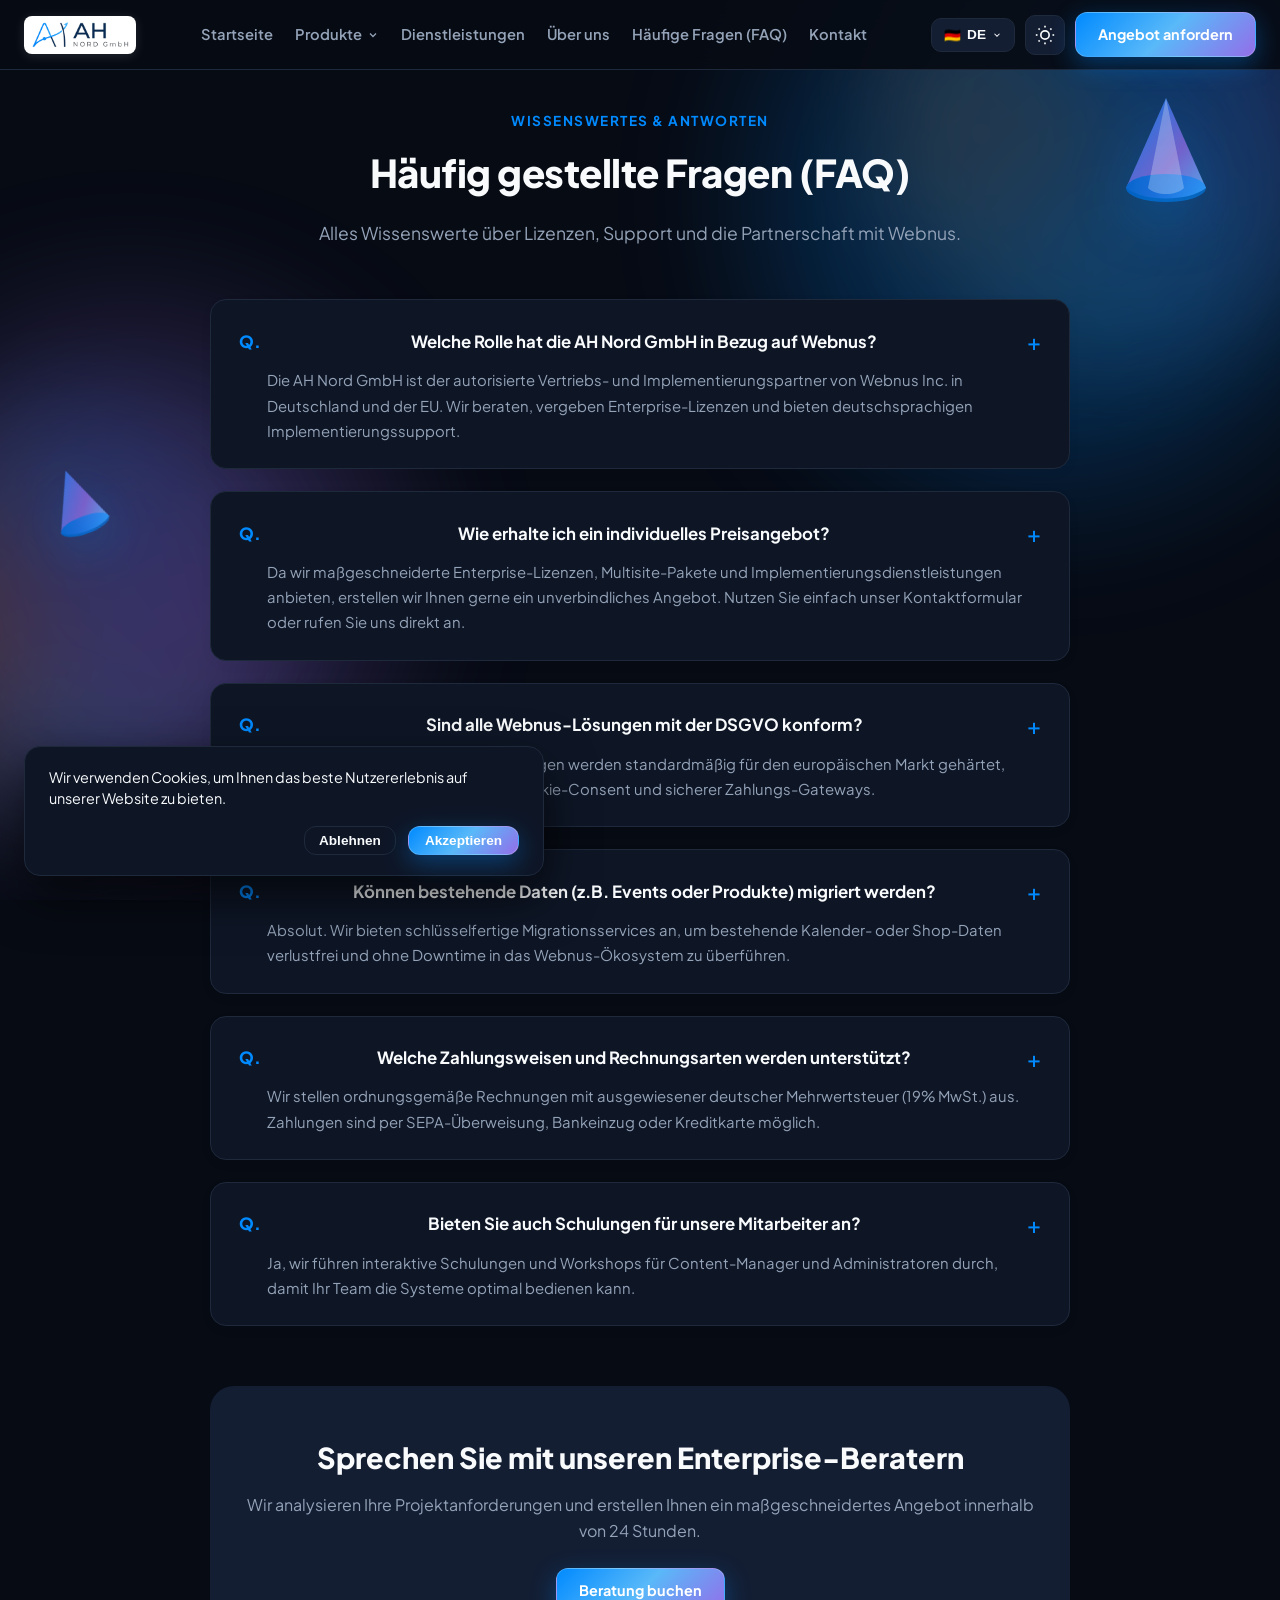
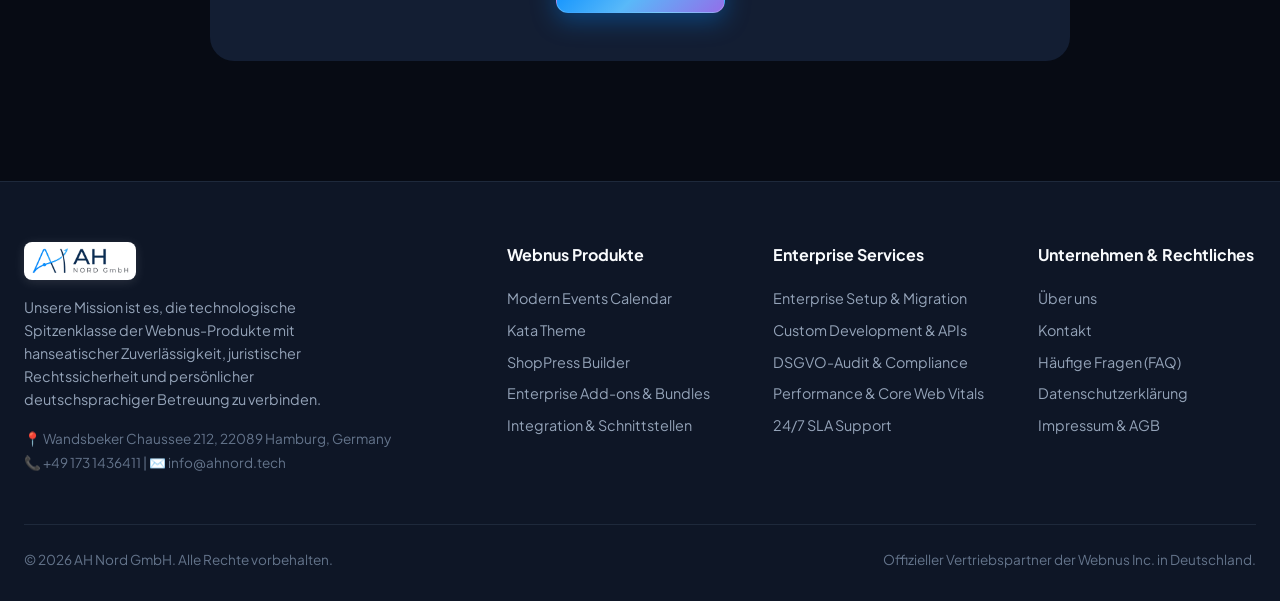
<file: pages/faq.html>
<!DOCTYPE html>
<html lang="de" data-theme="dark">
<head>
  <meta charset="UTF-8">
  <meta name="viewport" content="width=device-width, initial-scale=1.0">
  <title>Häufig gestellte Fragen (FAQ) | AH Nord GmbH</title>
  <meta name="description" content="AH Nord GmbH — Offizieller Enterprise Partner & Reseller von Webnus in Deutschland. Modern Events Calendar, Kata Theme und ShopPress WooCommerce Builder.">
  <link rel="icon" type="image/webp" href="../img/favicon.webp">
  <link rel="icon" type="image/png" href="../img/favicon.png">
  <link rel="apple-touch-icon" href="../img/favicon.png">
  
  <meta property="og:type" content="website">
  <meta property="og:title" content="Häufig gestellte Fragen (FAQ) | AH Nord GmbH">
  <meta property="og:description" content="Offizieller Vertrieb und Integration von Webnus Enterprise Lösungen in Deutschland.">
  <meta property="og:image" content="../img/og-image.svg">
  
  <link rel="preconnect" href="https://fonts.googleapis.com">
  <link rel="preconnect" href="https://fonts.gstatic.com" crossorigin>
  <link href="https://fonts.googleapis.com/css2?family=Plus+Jakarta+Sans:wght@400;500;600;700;800;900&display=swap" rel="stylesheet">
  <link rel="stylesheet" href="../css/style.css?v=2.2">
</head>
<body>
  <!-- Ambient Floating Animation Shapes (Conical Gradients & 3D Cones) -->
  <div class="canvas-backdrop">
    <div class="conic-shape conic-shape-1"></div>
    <div class="conic-shape conic-shape-2"></div>
    <div class="shape-blob shape-1"></div>
    <div class="shape-blob shape-2"></div>
    
    <!-- 3D Conical Geometric Floating SVG Shape 1 -->
    <svg class="conic-3d-cone floating-cone-1" width="100" height="130" viewBox="0 0 100 130" fill="none">
      <defs>
        <linearGradient id="coneGrad1" x1="0%" y1="0%" x2="100%" y2="100%">
          <stop offset="0%" stop-color="#008AFF" stop-opacity="0.85"/>
          <stop offset="60%" stop-color="#936EE9" stop-opacity="0.75"/>
          <stop offset="100%" stop-color="#59B9F9" stop-opacity="0.9"/>
        </linearGradient>
        <linearGradient id="coneBase1" x1="0%" y1="0%" x2="100%" y2="0%">
          <stop offset="0%" stop-color="#0066CC" stop-opacity="0.9"/>
          <stop offset="100%" stop-color="#008AFF" stop-opacity="0.5"/>
        </linearGradient>
      </defs>
      <path d="M50 8 L90 98 C72 112 28 112 10 98 Z" fill="url(#coneGrad1)"/>
      <ellipse cx="50" cy="98" rx="40" ry="14" fill="url(#coneBase1)"/>
      <path d="M50 8 L68 98 C60 106 40 106 32 98 Z" fill="white" fill-opacity="0.25"/>
    </svg>

    <!-- 3D Conical Geometric Floating SVG Shape 2 -->
    <svg class="conic-3d-cone floating-cone-2" width="80" height="110" viewBox="0 0 100 130" fill="none">
      <path d="M50 8 L90 98 C72 112 28 112 10 98 Z" fill="url(#coneGrad1)"/>
      <ellipse cx="50" cy="98" rx="40" ry="14" fill="url(#coneBase1)"/>
    </svg>
  </div>

  <!-- Sticky Header -->
  <header class="site-header">
    <div class="header-container">
      <a href="../index.html" class="brand-link">
        <img src="../img/logo.webp" alt="AH Nord GmbH Logo" class="brand-logo">
      </a>
      
      <!-- Desktop Navigation -->
      <nav class="main-nav">
        <a href="../index.html" class="nav-link" data-i18n="nav_home">Startseite</a>
        
        <div class="nav-dropdown-wrapper">
          <a href="../index.html#products" class="nav-link nav-dropdown-trigger">
            <span data-i18n="nav_products">Produkte</span>
            <svg width="12" height="12" viewBox="0 0 24 24" fill="none" stroke="currentColor" stroke-width="2.5"><polyline points="6 9 12 15 18 9"></polyline></svg>
          </a>
          <div class="nav-dropdown-menu">
            <a href="../pages/modern-events-calendar.html" class="dropdown-item">
              <span style="font-size:1.3rem;">📅</span>
              <div>
                <span class="dropdown-item-title" data-i18n="nav_mec">Modern Events Calendar</span>
                <span class="dropdown-item-desc">#1 WordPress Events Platform</span>
              </div>
            </a>
            <a href="../pages/kata-theme.html" class="dropdown-item">
              <span style="font-size:1.3rem;">⚡</span>
              <div>
                <span class="dropdown-item-title" data-i18n="nav_kata">Kata Theme</span>
                <span class="dropdown-item-desc">100/100 PageSpeed Builder</span>
              </div>
            </a>
            <a href="../pages/shoppress.html" class="dropdown-item">
              <span style="font-size:1.3rem;">🛍️</span>
              <div>
                <span class="dropdown-item-title" data-i18n="nav_shoppress">ShopPress Builder</span>
                <span class="dropdown-item-desc">WooCommerce Suite for Elementor</span>
              </div>
            </a>
          </div>
        </div>

        <a href="../pages/services.html" class="nav-link" data-i18n="nav_services">Dienstleistungen</a>
        <a href="../pages/about.html" class="nav-link" data-i18n="nav_about">Über uns</a>
        <a href="../pages/faq.html" class="nav-link" data-i18n="nav_faq">Häufige Fragen (FAQ)</a>
        <a href="../pages/contact.html" class="nav-link" data-i18n="nav_contact">Kontakt</a>
      </nav>
      
      <!-- Header Controls -->
      <div class="header-actions">
        <!-- Language Switcher Pill -->
        <div class="lang-dropdown-wrapper">
          <button class="lang-dropdown-btn" onclick="toggleLangMenu(event)" aria-label="Sprachauswahl">
            <span class="current-lang-flag">🇩🇪</span>
            <span class="current-lang-code">DE</span>
            <svg width="10" height="10" viewBox="0 0 24 24" fill="none" stroke="currentColor" stroke-width="2.5"><polyline points="6 9 12 15 18 9"></polyline></svg>
          </button>
          <div id="langDropdownMenu" class="lang-dropdown-menu">
            <button class="lang-option active" data-lang="de" onclick="setLanguage('de')">
              <span>🇩🇪</span> <span>Deutsch</span>
            </button>
            <button class="lang-option" data-lang="en" onclick="setLanguage('en')">
              <span>🇬🇧</span> <span>English</span>
            </button>
            <button class="lang-option" data-lang="fr" onclick="setLanguage('fr')">
              <span>🇫🇷</span> <span>Français</span>
            </button>
          </div>
        </div>

        <!-- Theme Toggle Button -->
        <button class="btn-theme-toggle" aria-label="Farbschema umschalten" title="Theme umschalten">
          <svg class="theme-icon-sun" viewBox="0 0 24 24">
            <circle cx="12" cy="12" r="5"></circle>
            <line x1="12" y1="1" x2="12" y2="3"></line>
            <line x1="12" y1="21" x2="12" y2="23"></line>
            <line x1="4.22" y1="4.22" x2="5.64" y2="5.64"></line>
            <line x1="18.36" y1="18.36" x2="19.78" y2="19.78"></line>
            <line x1="1" y1="12" x2="3" y2="12"></line>
            <line x1="21" y1="12" x2="23" y2="12"></line>
            <line x1="4.22" y1="19.78" x2="5.64" y2="18.36"></line>
            <line x1="18.36" y1="5.64" x2="19.78" y2="4.22"></line>
          </svg>
          <svg class="theme-icon-moon" viewBox="0 0 24 24" style="display:none;">
            <path d="M21 12.79A9 9 0 1 1 11.21 3 7 7 0 0 0 21 12.79z"></path>
          </svg>
        </button>

        <a href="../pages/contact.html" class="btn-cta" data-i18n="btn_quote">Angebot anfordern</a>
        
        <!-- Mobile Toggle -->
        <button class="mobile-toggle" id="mobileToggleBtn" onclick="toggleMobileMenu()" aria-label="Menü öffnen">
          <svg width="22" height="22" viewBox="0 0 24 24" fill="none" stroke="currentColor" stroke-width="2.5">
            <line x1="3" y1="12" x2="21" y2="12"></line>
            <line x1="3" y1="6" x2="21" y2="6"></line>
            <line x1="3" y1="18" x2="21" y2="18"></line>
          </svg>
        </button>
      </div>
    </div>
  </header>

  <!-- Mobile Drawer -->
  <div class="mobile-drawer-overlay" id="mobileOverlay" onclick="closeMobileMenu()"></div>
  <aside class="mobile-drawer" id="mobileDrawer">
    <div class="mobile-drawer-header">
      <img src="../img/logo.webp" alt="AH Nord" class="brand-logo mobile-logo" style="height:32px;">
      <button class="mobile-close-btn" onclick="closeMobileMenu()" aria-label="Menü schließen">✕</button>
    </div>
    <div class="mobile-nav-links">
      <a href="../index.html" class="mobile-nav-link" data-i18n="nav_home">Startseite</a>
      <a href="../pages/modern-events-calendar.html" class="mobile-nav-link" data-i18n="nav_mec">Modern Events Calendar</a>
      <a href="../pages/kata-theme.html" class="mobile-nav-link" data-i18n="nav_kata">Kata Theme</a>
      <a href="../pages/shoppress.html" class="mobile-nav-link" data-i18n="nav_shoppress">ShopPress Builder</a>
      <a href="../pages/services.html" class="mobile-nav-link" data-i18n="nav_services">Dienstleistungen</a>
      <a href="../pages/about.html" class="mobile-nav-link" data-i18n="nav_about">Über uns</a>
      <a href="../pages/faq.html" class="mobile-nav-link" data-i18n="nav_faq">Häufige Fragen (FAQ)</a>
      <a href="../pages/contact.html" class="mobile-nav-link" data-i18n="nav_contact">Kontakt</a>
    </div>
    <div style="margin-top:auto; padding-top:20px;">
      <a href="../pages/contact.html" class="btn-cta" style="width:100%; justify-content:center;" data-i18n="btn_quote">Angebot anfordern</a>
    </div>
  </aside>

  <main class="main-wrapper">

<section class="section-container" style="padding-top:40px;">
  <div class="section-header">
    <span class="section-tag" data-i18n="tag_faq">WISSENSWERTES & ANTWORTEN</span>
    <h1 class="section-title" data-i18n="faq_heading">Häufig gestellte Fragen (FAQ)</h1>
    <p class="section-sub" data-i18n="faq_sub">Alles Wissenswerte über Lizenzen, Support und die Partnerschaft mit Webnus.</p>
  </div>

  <div class="faq-grid" style="max-width:860px; margin:0 auto 60px;">
    <!-- Question 1 -->
    <div class="faq-item" onclick="toggleFaq(this)">
      <div class="faq-q" data-i18n="faq_1_q">Welche Rolle hat die AH Nord GmbH in Bezug auf Webnus?</div>
      <div class="faq-a" data-i18n="faq_1_a">Die AH Nord GmbH ist der autorisierte Vertriebs- und Implementierungspartner von Webnus Inc. in Deutschland und der EU. Wir beraten, vergeben Enterprise-Lizenzen und bieten deutschsprachigen Implementierungssupport.</div>
    </div>

    <!-- Question 2 -->
    <div class="faq-item" onclick="toggleFaq(this)">
      <div class="faq-q" data-i18n="faq_2_q">Wie erhalte ich ein individuelles Preisangebot?</div>
      <div class="faq-a" data-i18n="faq_2_a">Da wir maßgeschneiderte Enterprise-Lizenzen, Multisite-Pakete und Implementierungsdienstleistungen anbieten, erstellen wir Ihnen gerne ein unverbindliches Angebot. Nutzen Sie einfach unser Kontaktformular oder rufen Sie uns direkt an.</div>
    </div>

    <!-- Question 3 -->
    <div class="faq-item" onclick="toggleFaq(this)">
      <div class="faq-q" data-i18n="faq_3_q">Sind alle Webnus-Lösungen mit der DSGVO konform?</div>
      <div class="faq-a" data-i18n="faq_3_a">Ja. Alle von uns bereitgestellten Lösungen werden standardmäßig für den europäischen Markt gehärtet, inklusive lokaler Font-Einbindung, Cookie-Consent und sicherer Zahlungs-Gateways.</div>
    </div>

    <!-- Question 4 -->
    <div class="faq-item" onclick="toggleFaq(this)">
      <div class="faq-q" data-i18n="faq_4_q">Können bestehende Daten (z.B. Events oder Produkte) migriert werden?</div>
      <div class="faq-a" data-i18n="faq_4_a">Absolut. Wir bieten schlüsselfertige Migrationsservices an, um bestehende Kalender- oder Shop-Daten verlustfrei und ohne Downtime in das Webnus-Ökosystem zu überführen.</div>
    </div>

    <!-- Question 5 -->
    <div class="faq-item" onclick="toggleFaq(this)">
      <div class="faq-q" data-i18n="faq_5_q">Welche Zahlungsweisen und Rechnungsarten werden unterstützt?</div>
      <div class="faq-a" data-i18n="faq_5_a">Wir stellen ordnungsgemäße Rechnungen mit ausgewiesener deutscher Mehrwertsteuer (19% MwSt.) aus. Zahlungen sind per SEPA-Überweisung, Bankeinzug oder Kreditkarte möglich.</div>
    </div>

    <!-- Question 6 -->
    <div class="faq-item" onclick="toggleFaq(this)">
      <div class="faq-q" data-i18n="faq_6_q">Bieten Sie auch Schulungen für unsere Mitarbeiter an?</div>
      <div class="faq-a" data-i18n="faq_6_a">Ja, wir führen interaktive Schulungen und Workshops für Content-Manager und Administratoren durch, damit Ihr Team die Systeme optimal bedienen kann.</div>
    </div>
  </div>

  <div style="text-align:center; background:var(--bg-surface-alt); padding:48px 24px; border-radius:24px; max-width:860px; margin:0 auto 40px;">
    <h3 style="font-size:1.8rem; font-weight:800; margin-bottom:12px;" data-i18n="contact_heading">Haben Sie weitere Fragen?</h3>
    <p style="color:var(--text-secondary); margin-bottom:24px;" data-i18n="contact_sub">Unsere Berater in Hamburg stehen Ihnen gerne telefonisch oder per Nachricht zur Verfügung.</p>
    <a href="../pages/contact.html" class="btn-cta" data-i18n="btn_contact">Jetzt Kontakt aufnehmen</a>
  </div>
</section>

  </main>

  <!-- Back to Top FAB -->
  <button id="backToTopBtn" class="back-to-top-btn" aria-label="Nach oben scrollen" title="Nach oben">
    <svg width="20" height="20" viewBox="0 0 24 24" fill="none" stroke="currentColor" stroke-width="2.5">
      <polyline points="18 15 12 9 6 15"></polyline>
    </svg>
  </button>

  <!-- Sticky Mobile Action Footer -->
  <div class="mobile-sticky-cta">
    <span style="font-weight:700; font-size:0.85rem;">AH Nord GmbH</span>
    <a href="../pages/contact.html" class="btn-cta" style="padding: 8px 16px; font-size: 0.82rem;" data-i18n="btn_quote">Angebot anfordern</a>
  </div>

  <!-- Cookie Banner -->
  <div id="cookieBanner" class="cookie-banner">
    <p style="font-size:0.9rem; line-height:1.5;" data-i18n="cookie_text">
      Wir verwenden Cookies, um Ihnen das beste Nutzererlebnis auf unserer Website zu bieten.
    </p>
    <div style="display:flex; gap:12px; justify-content:flex-end;">
      <button onclick="declineCookies()" class="btn-secondary" style="padding:6px 14px; font-size:0.85rem;" data-i18n="cookie_decline">Ablehnen</button>
      <button onclick="acceptCookies()" class="btn-cta" style="padding:6px 16px; font-size:0.85rem;" data-i18n="cookie_accept">Akzeptieren</button>
    </div>
  </div>

  <!-- Symmetrical 5-Item Footer -->
  <footer class="site-footer">
    <div class="footer-grid">
      <div>
        <img src="../img/logo.webp" alt="AH Nord GmbH Logo" class="brand-logo footer-logo" style="height:38px; margin-bottom:16px;">
        <p style="color:var(--text-secondary); font-size:0.9rem; margin-bottom:16px; max-width:320px;" data-i18n="about_desc_2">
          Unsere Mission ist es, die technologische Spitzenklasse der Webnus-Produkte mit hanseatischer Zuverlässigkeit und juristischer Sicherheit zu verbinden.
        </p>
        <p style="font-size:0.85rem; color:var(--text-muted); line-height:1.8;">
          📍 Wandsbeker Chaussee 212, 22089 Hamburg, Germany<br>
          📞 +49 173 1436411 | ✉️ info@ahnord.tech
        </p>
      </div>

      <!-- Column 1: Webnus Produkte (5 items) -->
      <div>
        <h4 style="font-size:1rem; font-weight:700; margin-bottom:16px;" data-i18n="footer_col_products">Webnus Produkte</h4>
        <ul class="footer-col-list" style="list-style:none; font-size:0.9rem; line-height:2.2;">
          <li><a href="../pages/modern-events-calendar.html" style="color:var(--text-secondary);" data-i18n="nav_mec">Modern Events Calendar</a></li>
          <li><a href="../pages/kata-theme.html" style="color:var(--text-secondary);" data-i18n="nav_kata">Kata WordPress Theme</a></li>
          <li><a href="../pages/shoppress.html" style="color:var(--text-secondary);" data-i18n="nav_shoppress">ShopPress Builder</a></li>
          <li><a href="../pages/modern-events-calendar.html" style="color:var(--text-secondary);" data-i18n="footer_item_addons">Enterprise Add-ons & Bundles</a></li>
          <li><a href="../pages/services.html" style="color:var(--text-secondary);" data-i18n="footer_item_integrations">Integration & Schnittstellen</a></li>
        </ul>
      </div>

      <!-- Column 2: Enterprise Services (5 items) -->
      <div>
        <h4 style="font-size:1rem; font-weight:700; margin-bottom:16px;" data-i18n="footer_col_services">Enterprise Services</h4>
        <ul class="footer-col-list" style="list-style:none; font-size:0.9rem; line-height:2.2;">
          <li><a href="../pages/services.html" style="color:var(--text-secondary);" data-i18n="srv_1_title">Enterprise Setup & Migration</a></li>
          <li><a href="../pages/services.html" style="color:var(--text-secondary);" data-i18n="srv_2_title">Custom Development & APIs</a></li>
          <li><a href="../pages/services.html" style="color:var(--text-secondary);" data-i18n="srv_3_title">DSGVO-Audit & Compliance</a></li>
          <li><a href="../pages/services.html" style="color:var(--text-secondary);" data-i18n="srv_4_title">Performance & Core Web Vitals</a></li>
          <li><a href="../pages/services.html" style="color:var(--text-secondary);" data-i18n="srv_5_title">24/7 SLA Support</a></li>
        </ul>
      </div>

      <!-- Column 3: Unternehmen & Rechtliches (5 items) -->
      <div>
        <h4 style="font-size:1rem; font-weight:700; margin-bottom:16px;" data-i18n="footer_col_legal">Unternehmen & Rechtliches</h4>
        <ul class="footer-col-list" style="list-style:none; font-size:0.9rem; line-height:2.2;">
          <li><a href="../pages/about.html" style="color:var(--text-secondary);" data-i18n="nav_about">Über uns</a></li>
          <li><a href="../pages/contact.html" style="color:var(--text-secondary);" data-i18n="nav_contact">Kontakt & Beratung</a></li>
          <li><a href="../pages/faq.html" style="color:var(--text-secondary);" data-i18n="nav_faq">Häufige Fragen (FAQ)</a></li>
          <li><a href="../pages/privacy.html" style="color:var(--text-secondary);" data-i18n="privacy_policy">Datenschutzerklärung</a></li>
          <li><a href="../pages/terms.html" style="color:var(--text-secondary);" data-i18n="terms_conditions">Impressum & AGB</a></li>
        </ul>
      </div>
    </div>
    
    <div class="footer-bottom">
      <span>© 2026 AH Nord GmbH. <span data-i18n="footer_rights">Alle Rechte vorbehalten.</span></span>
      <span data-i18n="footer_partner_note">Offizieller Vertriebspartner der Webnus Inc. in Deutschland.</span>
    </div>
  </footer>

  <script src="../js/main.js?v=2.2"></script>
</body>
</html>
</file>
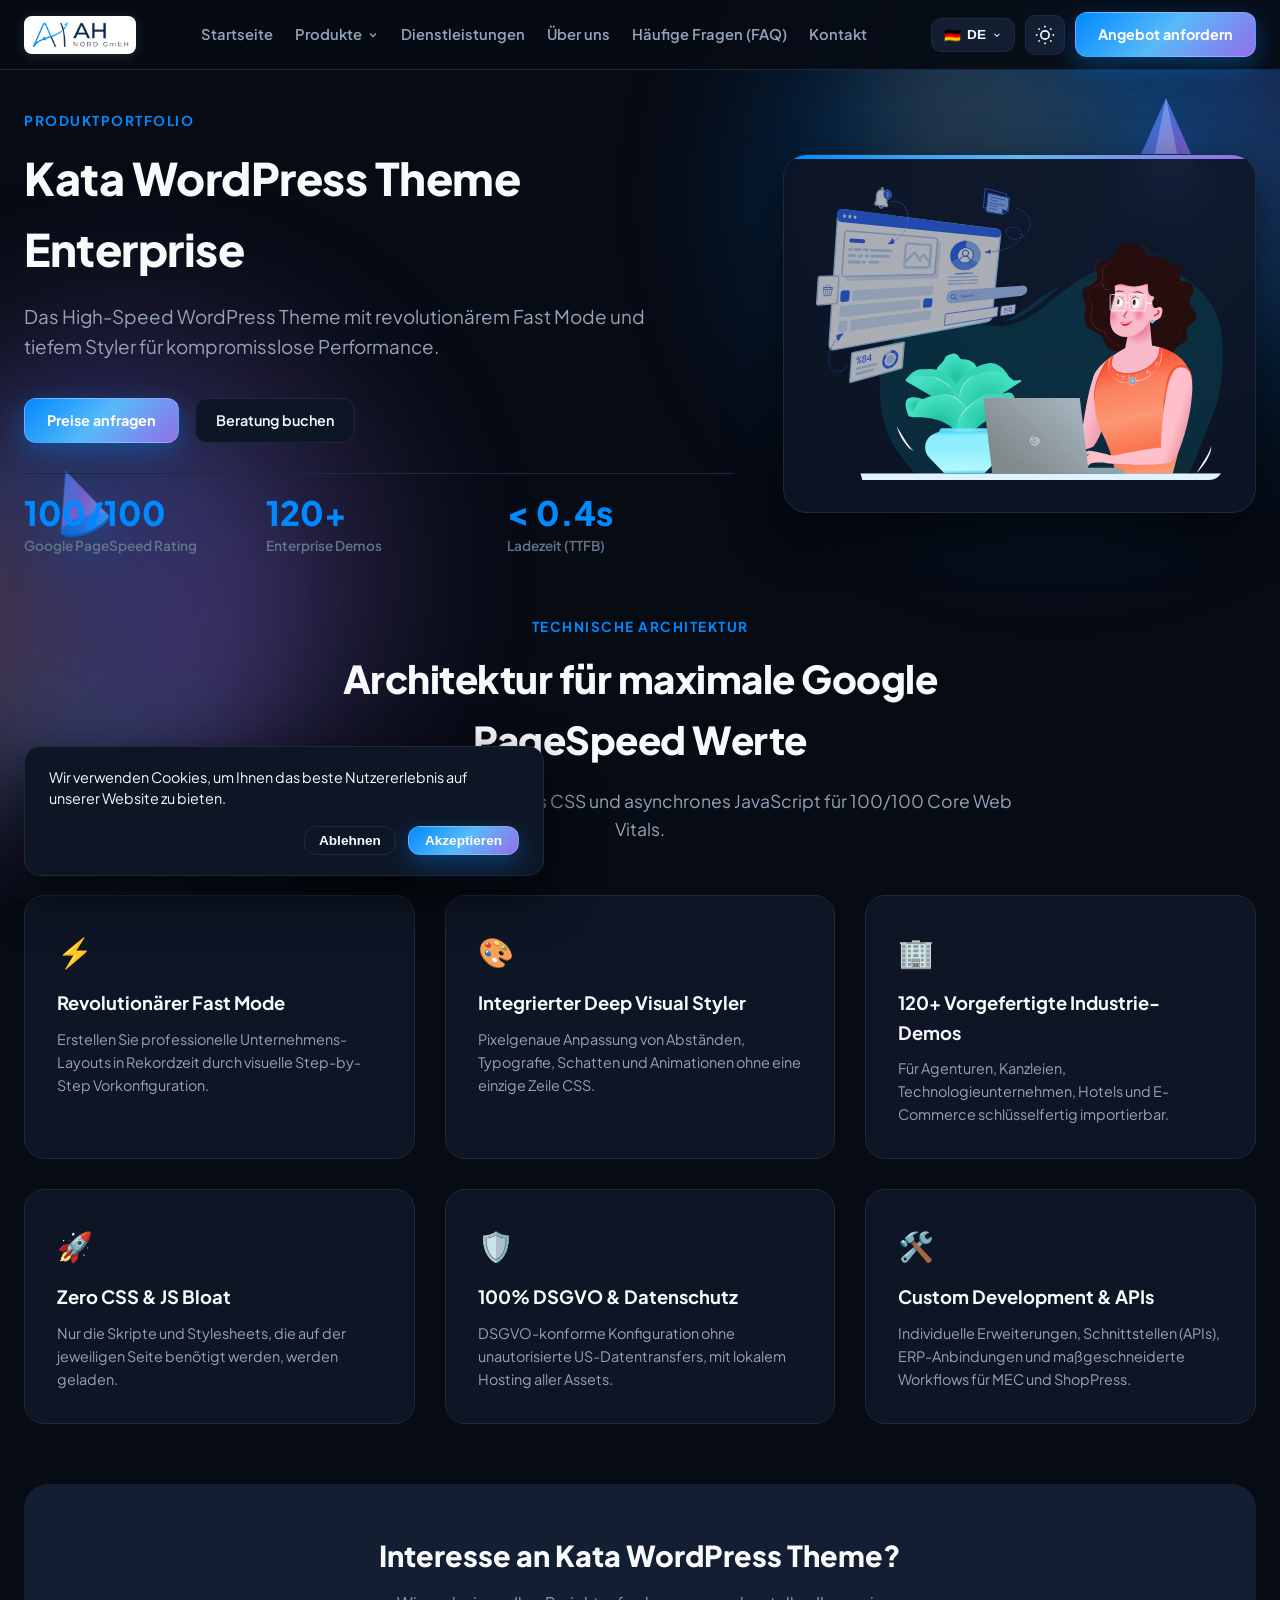
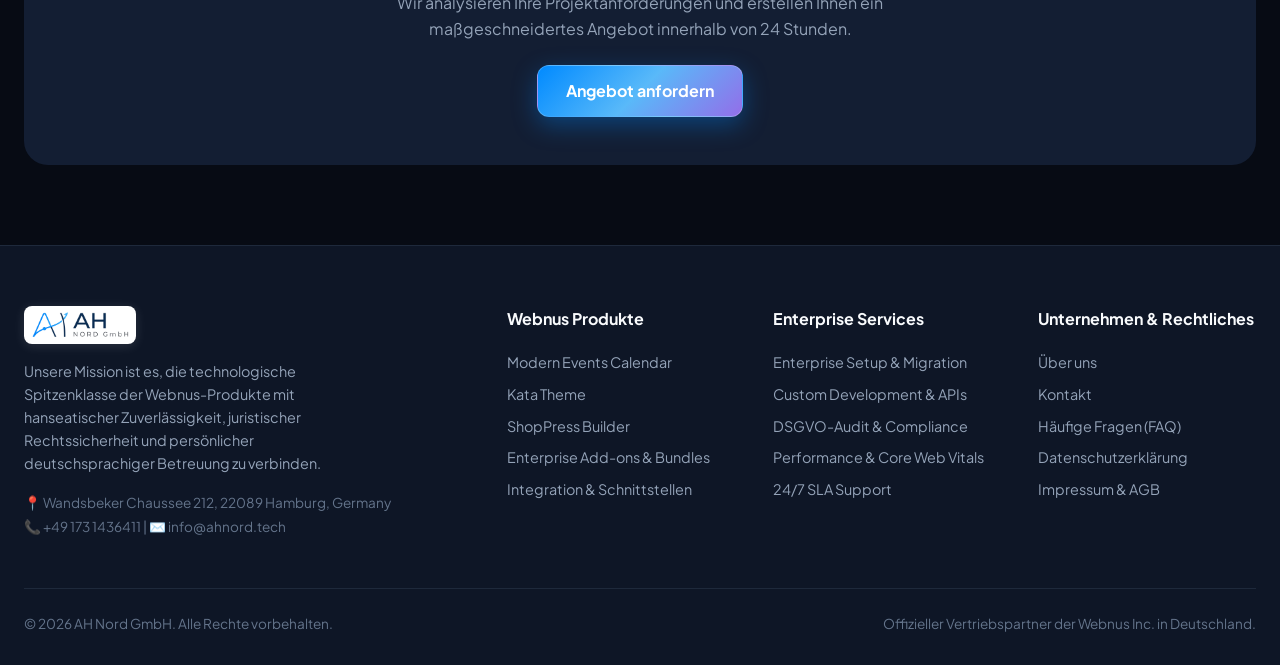
<file: pages/kata-theme.html>
<!DOCTYPE html>
<html lang="de" data-theme="dark">
<head>
  <meta charset="UTF-8">
  <meta name="viewport" content="width=device-width, initial-scale=1.0">
  <title>Kata WordPress Theme Enterprise | AH Nord GmbH</title>
  <meta name="description" content="AH Nord GmbH — Offizieller Enterprise Partner & Reseller von Webnus in Deutschland. Modern Events Calendar, Kata Theme und ShopPress WooCommerce Builder.">
  <link rel="icon" type="image/webp" href="../img/favicon.webp">
  <link rel="icon" type="image/png" href="../img/favicon.png">
  <link rel="apple-touch-icon" href="../img/favicon.png">
  
  <meta property="og:type" content="website">
  <meta property="og:title" content="Kata WordPress Theme Enterprise | AH Nord GmbH">
  <meta property="og:description" content="Offizieller Vertrieb und Integration von Webnus Enterprise Lösungen in Deutschland.">
  <meta property="og:image" content="../img/og-image.svg">
  
  <link rel="preconnect" href="https://fonts.googleapis.com">
  <link rel="preconnect" href="https://fonts.gstatic.com" crossorigin>
  <link href="https://fonts.googleapis.com/css2?family=Plus+Jakarta+Sans:wght@400;500;600;700;800;900&display=swap" rel="stylesheet">
  <link rel="stylesheet" href="../css/style.css?v=2.2">
</head>
<body>
  <!-- Ambient Floating Animation Shapes (Conical Gradients & 3D Cones) -->
  <div class="canvas-backdrop">
    <div class="conic-shape conic-shape-1"></div>
    <div class="conic-shape conic-shape-2"></div>
    <div class="shape-blob shape-1"></div>
    <div class="shape-blob shape-2"></div>
    
    <!-- 3D Conical Geometric Floating SVG Shape 1 -->
    <svg class="conic-3d-cone floating-cone-1" width="100" height="130" viewBox="0 0 100 130" fill="none">
      <defs>
        <linearGradient id="coneGrad1" x1="0%" y1="0%" x2="100%" y2="100%">
          <stop offset="0%" stop-color="#008AFF" stop-opacity="0.85"/>
          <stop offset="60%" stop-color="#936EE9" stop-opacity="0.75"/>
          <stop offset="100%" stop-color="#59B9F9" stop-opacity="0.9"/>
        </linearGradient>
        <linearGradient id="coneBase1" x1="0%" y1="0%" x2="100%" y2="0%">
          <stop offset="0%" stop-color="#0066CC" stop-opacity="0.9"/>
          <stop offset="100%" stop-color="#008AFF" stop-opacity="0.5"/>
        </linearGradient>
      </defs>
      <path d="M50 8 L90 98 C72 112 28 112 10 98 Z" fill="url(#coneGrad1)"/>
      <ellipse cx="50" cy="98" rx="40" ry="14" fill="url(#coneBase1)"/>
      <path d="M50 8 L68 98 C60 106 40 106 32 98 Z" fill="white" fill-opacity="0.25"/>
    </svg>

    <!-- 3D Conical Geometric Floating SVG Shape 2 -->
    <svg class="conic-3d-cone floating-cone-2" width="80" height="110" viewBox="0 0 100 130" fill="none">
      <path d="M50 8 L90 98 C72 112 28 112 10 98 Z" fill="url(#coneGrad1)"/>
      <ellipse cx="50" cy="98" rx="40" ry="14" fill="url(#coneBase1)"/>
    </svg>
  </div>

  <!-- Sticky Header -->
  <header class="site-header">
    <div class="header-container">
      <a href="../index.html" class="brand-link">
        <img src="../img/logo.webp" alt="AH Nord GmbH Logo" class="brand-logo">
      </a>
      
      <!-- Desktop Navigation -->
      <nav class="main-nav">
        <a href="../index.html" class="nav-link" data-i18n="nav_home">Startseite</a>
        
        <div class="nav-dropdown-wrapper">
          <a href="../index.html#products" class="nav-link nav-dropdown-trigger">
            <span data-i18n="nav_products">Produkte</span>
            <svg width="12" height="12" viewBox="0 0 24 24" fill="none" stroke="currentColor" stroke-width="2.5"><polyline points="6 9 12 15 18 9"></polyline></svg>
          </a>
          <div class="nav-dropdown-menu">
            <a href="../pages/modern-events-calendar.html" class="dropdown-item">
              <span style="font-size:1.3rem;">📅</span>
              <div>
                <span class="dropdown-item-title" data-i18n="nav_mec">Modern Events Calendar</span>
                <span class="dropdown-item-desc">#1 WordPress Events Platform</span>
              </div>
            </a>
            <a href="../pages/kata-theme.html" class="dropdown-item">
              <span style="font-size:1.3rem;">⚡</span>
              <div>
                <span class="dropdown-item-title" data-i18n="nav_kata">Kata Theme</span>
                <span class="dropdown-item-desc">100/100 PageSpeed Builder</span>
              </div>
            </a>
            <a href="../pages/shoppress.html" class="dropdown-item">
              <span style="font-size:1.3rem;">🛍️</span>
              <div>
                <span class="dropdown-item-title" data-i18n="nav_shoppress">ShopPress Builder</span>
                <span class="dropdown-item-desc">WooCommerce Suite for Elementor</span>
              </div>
            </a>
          </div>
        </div>

        <a href="../pages/services.html" class="nav-link" data-i18n="nav_services">Dienstleistungen</a>
        <a href="../pages/about.html" class="nav-link" data-i18n="nav_about">Über uns</a>
        <a href="../pages/faq.html" class="nav-link" data-i18n="nav_faq">Häufige Fragen (FAQ)</a>
        <a href="../pages/contact.html" class="nav-link" data-i18n="nav_contact">Kontakt</a>
      </nav>
      
      <!-- Header Controls -->
      <div class="header-actions">
        <!-- Language Switcher Pill -->
        <div class="lang-dropdown-wrapper">
          <button class="lang-dropdown-btn" onclick="toggleLangMenu(event)" aria-label="Sprachauswahl">
            <span class="current-lang-flag">🇩🇪</span>
            <span class="current-lang-code">DE</span>
            <svg width="10" height="10" viewBox="0 0 24 24" fill="none" stroke="currentColor" stroke-width="2.5"><polyline points="6 9 12 15 18 9"></polyline></svg>
          </button>
          <div id="langDropdownMenu" class="lang-dropdown-menu">
            <button class="lang-option active" data-lang="de" onclick="setLanguage('de')">
              <span>🇩🇪</span> <span>Deutsch</span>
            </button>
            <button class="lang-option" data-lang="en" onclick="setLanguage('en')">
              <span>🇬🇧</span> <span>English</span>
            </button>
            <button class="lang-option" data-lang="fr" onclick="setLanguage('fr')">
              <span>🇫🇷</span> <span>Français</span>
            </button>
          </div>
        </div>

        <!-- Theme Toggle Button -->
        <button class="btn-theme-toggle" aria-label="Farbschema umschalten" title="Theme umschalten">
          <svg class="theme-icon-sun" viewBox="0 0 24 24">
            <circle cx="12" cy="12" r="5"></circle>
            <line x1="12" y1="1" x2="12" y2="3"></line>
            <line x1="12" y1="21" x2="12" y2="23"></line>
            <line x1="4.22" y1="4.22" x2="5.64" y2="5.64"></line>
            <line x1="18.36" y1="18.36" x2="19.78" y2="19.78"></line>
            <line x1="1" y1="12" x2="3" y2="12"></line>
            <line x1="21" y1="12" x2="23" y2="12"></line>
            <line x1="4.22" y1="19.78" x2="5.64" y2="18.36"></line>
            <line x1="18.36" y1="5.64" x2="19.78" y2="4.22"></line>
          </svg>
          <svg class="theme-icon-moon" viewBox="0 0 24 24" style="display:none;">
            <path d="M21 12.79A9 9 0 1 1 11.21 3 7 7 0 0 0 21 12.79z"></path>
          </svg>
        </button>

        <a href="../pages/contact.html" class="btn-cta" data-i18n="btn_quote">Angebot anfordern</a>
        
        <!-- Mobile Toggle -->
        <button class="mobile-toggle" id="mobileToggleBtn" onclick="toggleMobileMenu()" aria-label="Menü öffnen">
          <svg width="22" height="22" viewBox="0 0 24 24" fill="none" stroke="currentColor" stroke-width="2.5">
            <line x1="3" y1="12" x2="21" y2="12"></line>
            <line x1="3" y1="6" x2="21" y2="6"></line>
            <line x1="3" y1="18" x2="21" y2="18"></line>
          </svg>
        </button>
      </div>
    </div>
  </header>

  <!-- Mobile Drawer -->
  <div class="mobile-drawer-overlay" id="mobileOverlay" onclick="closeMobileMenu()"></div>
  <aside class="mobile-drawer" id="mobileDrawer">
    <div class="mobile-drawer-header">
      <img src="../img/logo.webp" alt="AH Nord" class="brand-logo mobile-logo" style="height:32px;">
      <button class="mobile-close-btn" onclick="closeMobileMenu()" aria-label="Menü schließen">✕</button>
    </div>
    <div class="mobile-nav-links">
      <a href="../index.html" class="mobile-nav-link" data-i18n="nav_home">Startseite</a>
      <a href="../pages/modern-events-calendar.html" class="mobile-nav-link" data-i18n="nav_mec">Modern Events Calendar</a>
      <a href="../pages/kata-theme.html" class="mobile-nav-link" data-i18n="nav_kata">Kata Theme</a>
      <a href="../pages/shoppress.html" class="mobile-nav-link" data-i18n="nav_shoppress">ShopPress Builder</a>
      <a href="../pages/services.html" class="mobile-nav-link" data-i18n="nav_services">Dienstleistungen</a>
      <a href="../pages/about.html" class="mobile-nav-link" data-i18n="nav_about">Über uns</a>
      <a href="../pages/faq.html" class="mobile-nav-link" data-i18n="nav_faq">Häufige Fragen (FAQ)</a>
      <a href="../pages/contact.html" class="mobile-nav-link" data-i18n="nav_contact">Kontakt</a>
    </div>
    <div style="margin-top:auto; padding-top:20px;">
      <a href="../pages/contact.html" class="btn-cta" style="width:100%; justify-content:center;" data-i18n="btn_quote">Angebot anfordern</a>
    </div>
  </aside>

  <main class="main-wrapper">

<section class="section-container" style="padding-top:40px;">
  <div style="display:grid; grid-template-columns:1.2fr 0.8fr; gap:50px; align-items:center; margin-bottom:60px;">
    <div>
      <span class="section-tag" data-i18n="tag_portfolio">WEBNUS ENTERPRISE</span>
      <h1 class="section-title" style="font-size:2.8rem; margin-bottom:16px;" data-i18n="kata_page_title">Kata WordPress Theme Enterprise</h1>
      <p class="hero-subtitle" data-i18n="kata_page_sub">Das High-Speed WordPress Theme mit revolutionärem Fast Mode und tiefem Styler für kompromisslose Performance.</p>
      <div style="display:flex; gap:16px; margin-bottom:30px;">
        <a href="../pages/contact.html" class="btn-cta" data-i18n="btn_pricing">Preise & Lizenz anfragen</a>
        <a href="../pages/services.html" class="btn-secondary" data-i18n="btn_contact">Setup & Support buchen</a>
      </div>
      <div style="display:grid; grid-template-columns:repeat(3, 1fr); gap:16px; border-top:1px solid var(--border-color); padding-top:20px;">
        <div>
          <div class="stat-val">100/100</div>
          <div class="stat-label" data-i18n="stat_speed">Google PageSpeed</div>
        </div>
        <div>
          <div class="stat-val">120+</div>
          <div class="stat-label">Enterprise Demos</div>
        </div>
        <div>
          <div class="stat-val">&lt; 0.4s</div>
          <div class="stat-label">Ladezeit (TTFB)</div>
        </div>
      </div>
    </div>
    <div>
      <div class="visual-card-glass floating-element">
        <img src="../img/kata-hero.svg" alt="Kata WordPress Theme" style="border-radius:14px;">
      </div>
    </div>
  </div>

  <div class="section-header">
    <span class="section-tag" data-i18n="tag_tech_specs">TECHNISCHE ARCHITEKTUR</span>
    <h2 class="section-title" data-i18n="kata_arch_heading">Architektur für maximale Google PageSpeed Werte</h2>
    <p class="section-sub" data-i18n="kata_arch_sub">Sauberer DOM-Baum, modulares CSS und asynchrones JavaScript für 100/100 Core Web Vitals.</p>
  </div>

  <div class="cards-grid-3" style="margin-bottom:60px;">
    <div class="product-card">
      <div style="font-size:1.8rem; color:var(--primary-blue); margin-bottom:14px;">⚡</div>
      <h3 style="font-size:1.15rem; font-weight:700; margin-bottom:10px;" data-i18n="kata_f1_title">Revolutionärer Fast Mode</h3>
      <p style="color:var(--text-secondary); font-size:0.9rem;" data-i18n="kata_f1_desc">Erstellen Sie professionelle Unternehmens-Layouts in Rekordzeit durch visuelle Step-by-Step Vorkonfiguration.</p>
    </div>
    <div class="product-card">
      <div style="font-size:1.8rem; color:var(--primary-blue); margin-bottom:14px;">🎨</div>
      <h3 style="font-size:1.15rem; font-weight:700; margin-bottom:10px;" data-i18n="kata_f2_title">Integrierter Deep Visual Styler</h3>
      <p style="color:var(--text-secondary); font-size:0.9rem;" data-i18n="kata_f2_desc">Pixelgenaue Anpassung von Abständen, Typografie, Schatten und Animationen ohne eine einzige Zeile CSS.</p>
    </div>
    <div class="product-card">
      <div style="font-size:1.8rem; color:var(--primary-blue); margin-bottom:14px;">🏢</div>
      <h3 style="font-size:1.15rem; font-weight:700; margin-bottom:10px;" data-i18n="kata_f3_title">120+ Vorgefertigte Industrie-Demos</h3>
      <p style="color:var(--text-secondary); font-size:0.9rem;" data-i18n="kata_f3_desc">Für Agenturen, Kanzleien, Technologieunternehmen, Hotels und E-Commerce schlüsselfertig importierbar.</p>
    </div>
    <div class="product-card">
      <div style="font-size:1.8rem; color:var(--primary-blue); margin-bottom:14px;">🚀</div>
      <h3 style="font-size:1.15rem; font-weight:700; margin-bottom:10px;" data-i18n="kata_f4_title">Zero CSS & JS Bloat</h3>
      <p style="color:var(--text-secondary); font-size:0.9rem;" data-i18n="kata_f4_desc">Nur die Skripte und Stylesheets, die auf der jeweiligen Seite benötigt werden, werden geladen.</p>
    </div>
    <div class="product-card">
      <div style="font-size:1.8rem; color:var(--primary-blue); margin-bottom:14px;">🛡️</div>
      <h3 style="font-size:1.15rem; font-weight:700; margin-bottom:10px;" data-i18n="why_2_title">100% DSGVO & Datenschutz</h3>
      <p style="color:var(--text-secondary); font-size:0.9rem;" data-i18n="why_2_desc">DSGVO-konforme Konfiguration ohne unautorisierte US-Datentransfers, mit lokalem Hosting aller Assets.</p>
    </div>
    <div class="product-card">
      <div style="font-size:1.8rem; color:var(--primary-blue); margin-bottom:14px;">🛠️</div>
      <h3 style="font-size:1.15rem; font-weight:700; margin-bottom:10px;" data-i18n="srv_2_title">Custom Development & APIs</h3>
      <p style="color:var(--text-secondary); font-size:0.9rem;" data-i18n="srv_2_desc">Individuelle Erweiterungen, Schnittstellen (APIs), ERP-Anbindungen und maßgeschneiderte Workflows für MEC und ShopPress.</p>
    </div>
  </div>

  <div style="text-align:center; background:var(--bg-surface-alt); padding:48px 24px; border-radius:24px;">
    <h3 style="font-size:1.8rem; font-weight:800; margin-bottom:12px;">Interesse an Kata WordPress Theme?</h3>
    <p style="color:var(--text-secondary); margin-bottom:24px; max-width:600px; margin-left:auto; margin-right:auto;" data-i18n="contact_sub">Fordern Sie jetzt Ihr unverbindliches Angebot für Enterprise-Lizenzen, Support oder individuelle Anpassungen an.</p>
    <a href="../pages/contact.html" class="btn-cta" style="padding:12px 28px; font-size:1rem;" data-i18n="btn_quote">Jetzt Angebot anfordern</a>
  </div>
</section>

  </main>

  <!-- Back to Top FAB -->
  <button id="backToTopBtn" class="back-to-top-btn" aria-label="Nach oben scrollen" title="Nach oben">
    <svg width="20" height="20" viewBox="0 0 24 24" fill="none" stroke="currentColor" stroke-width="2.5">
      <polyline points="18 15 12 9 6 15"></polyline>
    </svg>
  </button>

  <!-- Sticky Mobile Action Footer -->
  <div class="mobile-sticky-cta">
    <span style="font-weight:700; font-size:0.85rem;">AH Nord GmbH</span>
    <a href="../pages/contact.html" class="btn-cta" style="padding: 8px 16px; font-size: 0.82rem;" data-i18n="btn_quote">Angebot anfordern</a>
  </div>

  <!-- Cookie Banner -->
  <div id="cookieBanner" class="cookie-banner">
    <p style="font-size:0.9rem; line-height:1.5;" data-i18n="cookie_text">
      Wir verwenden Cookies, um Ihnen das beste Nutzererlebnis auf unserer Website zu bieten.
    </p>
    <div style="display:flex; gap:12px; justify-content:flex-end;">
      <button onclick="declineCookies()" class="btn-secondary" style="padding:6px 14px; font-size:0.85rem;" data-i18n="cookie_decline">Ablehnen</button>
      <button onclick="acceptCookies()" class="btn-cta" style="padding:6px 16px; font-size:0.85rem;" data-i18n="cookie_accept">Akzeptieren</button>
    </div>
  </div>

  <!-- Footer with EXACTLY 5 items in each of the 3 link columns -->
  <footer class="site-footer">
    <div class="footer-grid">
      <div>
        <img src="../img/logo.webp" alt="AH Nord GmbH Logo" class="brand-logo footer-logo" style="height:38px; margin-bottom:16px;">
        <p style="color:var(--text-secondary); font-size:0.9rem; margin-bottom:16px; max-width:320px;" data-i18n="about_desc_2">
          Unsere Mission ist es, die technologische Spitzenklasse der Webnus-Produkte mit hanseatischer Zuverlässigkeit und juristischer Sicherheit zu verbinden.
        </p>
        <p style="font-size:0.85rem; color:var(--text-muted); line-height:1.8;">
          📍 Wandsbeker Chaussee 212, 22089 Hamburg, Germany<br>
          📞 +49 173 1436411 | ✉️ info@ahnord.tech
        </p>
      </div>

      <!-- Column 1: Webnus Produkte (5 items) -->
      <div>
        <h4 style="font-size:1rem; font-weight:700; margin-bottom:16px;" data-i18n="footer_col_products">Webnus Produkte</h4>
        <ul class="footer-col-list" style="list-style:none; font-size:0.9rem; line-height:2.2;">
          <li><a href="../pages/modern-events-calendar.html" style="color:var(--text-secondary);" data-i18n="nav_mec">Modern Events Calendar</a></li>
          <li><a href="../pages/kata-theme.html" style="color:var(--text-secondary);" data-i18n="nav_kata">Kata WordPress Theme</a></li>
          <li><a href="../pages/shoppress.html" style="color:var(--text-secondary);" data-i18n="nav_shoppress">ShopPress Builder</a></li>
          <li><a href="../pages/modern-events-calendar.html" style="color:var(--text-secondary);" data-i18n="footer_item_addons">Enterprise Add-ons & Bundles</a></li>
          <li><a href="../pages/services.html" style="color:var(--text-secondary);" data-i18n="footer_item_integrations">Integration & Schnittstellen</a></li>
        </ul>
      </div>

      <!-- Column 2: Enterprise Services (5 items) -->
      <div>
        <h4 style="font-size:1rem; font-weight:700; margin-bottom:16px;" data-i18n="footer_col_services">Enterprise Services</h4>
        <ul class="footer-col-list" style="list-style:none; font-size:0.9rem; line-height:2.2;">
          <li><a href="../pages/services.html" style="color:var(--text-secondary);" data-i18n="srv_1_title">Enterprise Setup & Migration</a></li>
          <li><a href="../pages/services.html" style="color:var(--text-secondary);" data-i18n="srv_2_title">Custom Development & APIs</a></li>
          <li><a href="../pages/services.html" style="color:var(--text-secondary);" data-i18n="srv_3_title">DSGVO-Audit & Compliance</a></li>
          <li><a href="../pages/services.html" style="color:var(--text-secondary);" data-i18n="srv_4_title">Performance & Core Web Vitals</a></li>
          <li><a href="../pages/services.html" style="color:var(--text-secondary);" data-i18n="srv_5_title">24/7 SLA Support</a></li>
        </ul>
      </div>

      <!-- Column 3: Unternehmen & Rechtliches (5 items) -->
      <div>
        <h4 style="font-size:1rem; font-weight:700; margin-bottom:16px;" data-i18n="footer_col_legal">Unternehmen & Rechtliches</h4>
        <ul class="footer-col-list" style="list-style:none; font-size:0.9rem; line-height:2.2;">
          <li><a href="../pages/about.html" style="color:var(--text-secondary);" data-i18n="nav_about">Über uns</a></li>
          <li><a href="../pages/contact.html" style="color:var(--text-secondary);" data-i18n="nav_contact">Kontakt & Beratung</a></li>
          <li><a href="../pages/faq.html" style="color:var(--text-secondary);" data-i18n="nav_faq">Häufige Fragen (FAQ)</a></li>
          <li><a href="../pages/privacy.html" style="color:var(--text-secondary);" data-i18n="privacy_policy">Datenschutzerklärung</a></li>
          <li><a href="../pages/terms.html" style="color:var(--text-secondary);" data-i18n="terms_conditions">Impressum & AGB</a></li>
        </ul>
      </div>
    </div>
    
    <div class="footer-bottom">
      <span>© 2026 AH Nord GmbH. <span data-i18n="footer_rights">Alle Rechte vorbehalten.</span></span>
      <span data-i18n="footer_partner_note">Offizieller Vertriebspartner der Webnus Inc. in Deutschland.</span>
    </div>
  </footer>

  <script src="../js/main.js?v=2.2"></script>
</body>
</html>
</file>
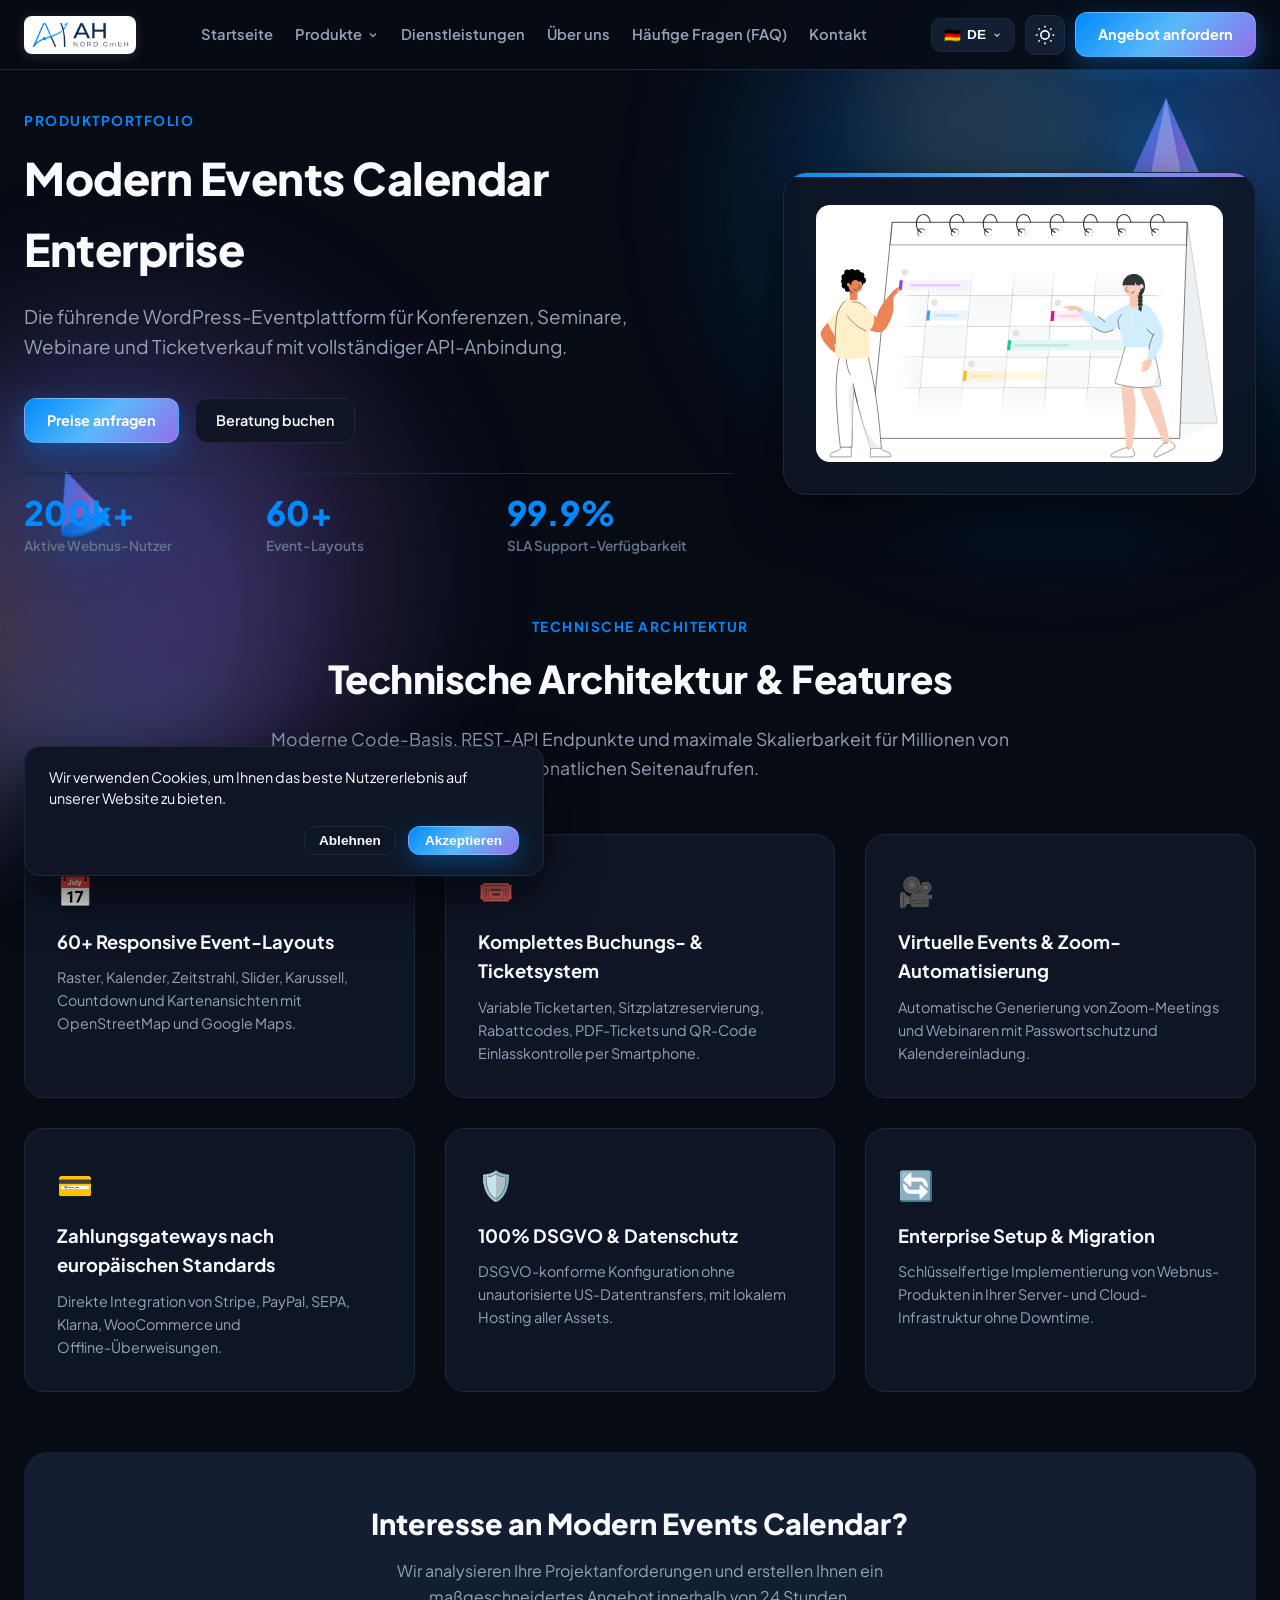
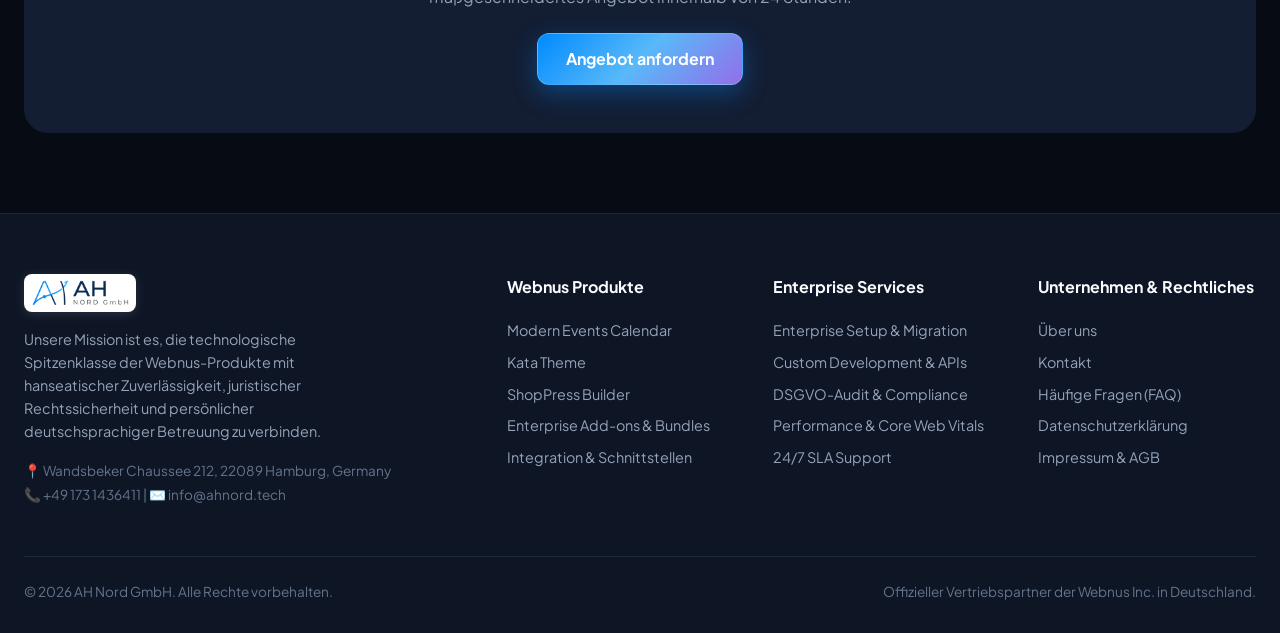
<file: pages/modern-events-calendar.html>
<!DOCTYPE html>
<html lang="de" data-theme="dark">
<head>
  <meta charset="UTF-8">
  <meta name="viewport" content="width=device-width, initial-scale=1.0">
  <title>Modern Events Calendar Enterprise | AH Nord GmbH</title>
  <meta name="description" content="AH Nord GmbH — Offizieller Enterprise Partner & Reseller von Webnus in Deutschland. Modern Events Calendar, Kata Theme und ShopPress WooCommerce Builder.">
  <link rel="icon" type="image/webp" href="../img/favicon.webp">
  <link rel="icon" type="image/png" href="../img/favicon.png">
  <link rel="apple-touch-icon" href="../img/favicon.png">
  
  <meta property="og:type" content="website">
  <meta property="og:title" content="Modern Events Calendar Enterprise | AH Nord GmbH">
  <meta property="og:description" content="Offizieller Vertrieb und Integration von Webnus Enterprise Lösungen in Deutschland.">
  <meta property="og:image" content="../img/og-image.svg">
  
  <link rel="preconnect" href="https://fonts.googleapis.com">
  <link rel="preconnect" href="https://fonts.gstatic.com" crossorigin>
  <link href="https://fonts.googleapis.com/css2?family=Plus+Jakarta+Sans:wght@400;500;600;700;800;900&display=swap" rel="stylesheet">
  <link rel="stylesheet" href="../css/style.css?v=2.2">
</head>
<body>
  <!-- Ambient Floating Animation Shapes (Conical Gradients & 3D Cones) -->
  <div class="canvas-backdrop">
    <div class="conic-shape conic-shape-1"></div>
    <div class="conic-shape conic-shape-2"></div>
    <div class="shape-blob shape-1"></div>
    <div class="shape-blob shape-2"></div>
    
    <!-- 3D Conical Geometric Floating SVG Shape 1 -->
    <svg class="conic-3d-cone floating-cone-1" width="100" height="130" viewBox="0 0 100 130" fill="none">
      <defs>
        <linearGradient id="coneGrad1" x1="0%" y1="0%" x2="100%" y2="100%">
          <stop offset="0%" stop-color="#008AFF" stop-opacity="0.85"/>
          <stop offset="60%" stop-color="#936EE9" stop-opacity="0.75"/>
          <stop offset="100%" stop-color="#59B9F9" stop-opacity="0.9"/>
        </linearGradient>
        <linearGradient id="coneBase1" x1="0%" y1="0%" x2="100%" y2="0%">
          <stop offset="0%" stop-color="#0066CC" stop-opacity="0.9"/>
          <stop offset="100%" stop-color="#008AFF" stop-opacity="0.5"/>
        </linearGradient>
      </defs>
      <path d="M50 8 L90 98 C72 112 28 112 10 98 Z" fill="url(#coneGrad1)"/>
      <ellipse cx="50" cy="98" rx="40" ry="14" fill="url(#coneBase1)"/>
      <path d="M50 8 L68 98 C60 106 40 106 32 98 Z" fill="white" fill-opacity="0.25"/>
    </svg>

    <!-- 3D Conical Geometric Floating SVG Shape 2 -->
    <svg class="conic-3d-cone floating-cone-2" width="80" height="110" viewBox="0 0 100 130" fill="none">
      <path d="M50 8 L90 98 C72 112 28 112 10 98 Z" fill="url(#coneGrad1)"/>
      <ellipse cx="50" cy="98" rx="40" ry="14" fill="url(#coneBase1)"/>
    </svg>
  </div>

  <!-- Sticky Header -->
  <header class="site-header">
    <div class="header-container">
      <a href="../index.html" class="brand-link">
        <img src="../img/logo.webp" alt="AH Nord GmbH Logo" class="brand-logo">
      </a>
      
      <!-- Desktop Navigation -->
      <nav class="main-nav">
        <a href="../index.html" class="nav-link" data-i18n="nav_home">Startseite</a>
        
        <div class="nav-dropdown-wrapper">
          <a href="../index.html#products" class="nav-link nav-dropdown-trigger">
            <span data-i18n="nav_products">Produkte</span>
            <svg width="12" height="12" viewBox="0 0 24 24" fill="none" stroke="currentColor" stroke-width="2.5"><polyline points="6 9 12 15 18 9"></polyline></svg>
          </a>
          <div class="nav-dropdown-menu">
            <a href="../pages/modern-events-calendar.html" class="dropdown-item">
              <span style="font-size:1.3rem;">📅</span>
              <div>
                <span class="dropdown-item-title" data-i18n="nav_mec">Modern Events Calendar</span>
                <span class="dropdown-item-desc">#1 WordPress Events Platform</span>
              </div>
            </a>
            <a href="../pages/kata-theme.html" class="dropdown-item">
              <span style="font-size:1.3rem;">⚡</span>
              <div>
                <span class="dropdown-item-title" data-i18n="nav_kata">Kata Theme</span>
                <span class="dropdown-item-desc">100/100 PageSpeed Builder</span>
              </div>
            </a>
            <a href="../pages/shoppress.html" class="dropdown-item">
              <span style="font-size:1.3rem;">🛍️</span>
              <div>
                <span class="dropdown-item-title" data-i18n="nav_shoppress">ShopPress Builder</span>
                <span class="dropdown-item-desc">WooCommerce Suite for Elementor</span>
              </div>
            </a>
          </div>
        </div>

        <a href="../pages/services.html" class="nav-link" data-i18n="nav_services">Dienstleistungen</a>
        <a href="../pages/about.html" class="nav-link" data-i18n="nav_about">Über uns</a>
        <a href="../pages/faq.html" class="nav-link" data-i18n="nav_faq">Häufige Fragen (FAQ)</a>
        <a href="../pages/contact.html" class="nav-link" data-i18n="nav_contact">Kontakt</a>
      </nav>
      
      <!-- Header Controls -->
      <div class="header-actions">
        <!-- Language Switcher Pill -->
        <div class="lang-dropdown-wrapper">
          <button class="lang-dropdown-btn" onclick="toggleLangMenu(event)" aria-label="Sprachauswahl">
            <span class="current-lang-flag">🇩🇪</span>
            <span class="current-lang-code">DE</span>
            <svg width="10" height="10" viewBox="0 0 24 24" fill="none" stroke="currentColor" stroke-width="2.5"><polyline points="6 9 12 15 18 9"></polyline></svg>
          </button>
          <div id="langDropdownMenu" class="lang-dropdown-menu">
            <button class="lang-option active" data-lang="de" onclick="setLanguage('de')">
              <span>🇩🇪</span> <span>Deutsch</span>
            </button>
            <button class="lang-option" data-lang="en" onclick="setLanguage('en')">
              <span>🇬🇧</span> <span>English</span>
            </button>
            <button class="lang-option" data-lang="fr" onclick="setLanguage('fr')">
              <span>🇫🇷</span> <span>Français</span>
            </button>
          </div>
        </div>

        <!-- Theme Toggle Button -->
        <button class="btn-theme-toggle" aria-label="Farbschema umschalten" title="Theme umschalten">
          <svg class="theme-icon-sun" viewBox="0 0 24 24">
            <circle cx="12" cy="12" r="5"></circle>
            <line x1="12" y1="1" x2="12" y2="3"></line>
            <line x1="12" y1="21" x2="12" y2="23"></line>
            <line x1="4.22" y1="4.22" x2="5.64" y2="5.64"></line>
            <line x1="18.36" y1="18.36" x2="19.78" y2="19.78"></line>
            <line x1="1" y1="12" x2="3" y2="12"></line>
            <line x1="21" y1="12" x2="23" y2="12"></line>
            <line x1="4.22" y1="19.78" x2="5.64" y2="18.36"></line>
            <line x1="18.36" y1="5.64" x2="19.78" y2="4.22"></line>
          </svg>
          <svg class="theme-icon-moon" viewBox="0 0 24 24" style="display:none;">
            <path d="M21 12.79A9 9 0 1 1 11.21 3 7 7 0 0 0 21 12.79z"></path>
          </svg>
        </button>

        <a href="../pages/contact.html" class="btn-cta" data-i18n="btn_quote">Angebot anfordern</a>
        
        <!-- Mobile Toggle -->
        <button class="mobile-toggle" id="mobileToggleBtn" onclick="toggleMobileMenu()" aria-label="Menü öffnen">
          <svg width="22" height="22" viewBox="0 0 24 24" fill="none" stroke="currentColor" stroke-width="2.5">
            <line x1="3" y1="12" x2="21" y2="12"></line>
            <line x1="3" y1="6" x2="21" y2="6"></line>
            <line x1="3" y1="18" x2="21" y2="18"></line>
          </svg>
        </button>
      </div>
    </div>
  </header>

  <!-- Mobile Drawer -->
  <div class="mobile-drawer-overlay" id="mobileOverlay" onclick="closeMobileMenu()"></div>
  <aside class="mobile-drawer" id="mobileDrawer">
    <div class="mobile-drawer-header">
      <img src="../img/logo.webp" alt="AH Nord" class="brand-logo mobile-logo" style="height:32px;">
      <button class="mobile-close-btn" onclick="closeMobileMenu()" aria-label="Menü schließen">✕</button>
    </div>
    <div class="mobile-nav-links">
      <a href="../index.html" class="mobile-nav-link" data-i18n="nav_home">Startseite</a>
      <a href="../pages/modern-events-calendar.html" class="mobile-nav-link" data-i18n="nav_mec">Modern Events Calendar</a>
      <a href="../pages/kata-theme.html" class="mobile-nav-link" data-i18n="nav_kata">Kata Theme</a>
      <a href="../pages/shoppress.html" class="mobile-nav-link" data-i18n="nav_shoppress">ShopPress Builder</a>
      <a href="../pages/services.html" class="mobile-nav-link" data-i18n="nav_services">Dienstleistungen</a>
      <a href="../pages/about.html" class="mobile-nav-link" data-i18n="nav_about">Über uns</a>
      <a href="../pages/faq.html" class="mobile-nav-link" data-i18n="nav_faq">Häufige Fragen (FAQ)</a>
      <a href="../pages/contact.html" class="mobile-nav-link" data-i18n="nav_contact">Kontakt</a>
    </div>
    <div style="margin-top:auto; padding-top:20px;">
      <a href="../pages/contact.html" class="btn-cta" style="width:100%; justify-content:center;" data-i18n="btn_quote">Angebot anfordern</a>
    </div>
  </aside>

  <main class="main-wrapper">

<section class="section-container" style="padding-top:40px;">
  <div style="display:grid; grid-template-columns:1.2fr 0.8fr; gap:50px; align-items:center; margin-bottom:60px;">
    <div>
      <span class="section-tag" data-i18n="tag_portfolio">WEBNUS ENTERPRISE</span>
      <h1 class="section-title" style="font-size:2.8rem; margin-bottom:16px;" data-i18n="mec_page_title">Modern Events Calendar Enterprise</h1>
      <p class="hero-subtitle" data-i18n="mec_page_sub">Die führende WordPress-Eventplattform für Konferenzen, Seminare, Webinare und Ticketverkauf mit vollständiger API-Anbindung.</p>
      <div style="display:flex; gap:16px; margin-bottom:30px;">
        <a href="../pages/contact.html" class="btn-cta" data-i18n="btn_pricing">Preise & Lizenz anfragen</a>
        <a href="../pages/services.html" class="btn-secondary" data-i18n="btn_contact">Setup & Support buchen</a>
      </div>
      <div style="display:grid; grid-template-columns:repeat(3, 1fr); gap:16px; border-top:1px solid var(--border-color); padding-top:20px;">
        <div>
          <div class="stat-val">200k+</div>
          <div class="stat-label" data-i18n="stat_installs">Aktive Installationen</div>
        </div>
        <div>
          <div class="stat-val">60+</div>
          <div class="stat-label">Event-Layouts</div>
        </div>
        <div>
          <div class="stat-val">99.9%</div>
          <div class="stat-label" data-i18n="stat_uptime">SLA Verfügbarkeit</div>
        </div>
      </div>
    </div>
    <div>
      <div class="visual-card-glass floating-element">
        <img src="../img/mec-hero.svg" alt="Modern Events Calendar" style="border-radius:14px;">
      </div>
    </div>
  </div>

  <div class="section-header">
    <span class="section-tag" data-i18n="tag_tech_specs">TECHNISCHE ARCHITEKTUR</span>
    <h2 class="section-title" data-i18n="mec_arch_heading">Technische Architektur & Features</h2>
    <p class="section-sub" data-i18n="mec_arch_sub">Moderne Code-Basis, REST-API Endpunkte und maximale Skalierbarkeit für Millionen von monatlichen Seitenaufrufen.</p>
  </div>

  <div class="cards-grid-3" style="margin-bottom:60px;">
    <div class="product-card">
      <div style="font-size:1.8rem; color:var(--primary-blue); margin-bottom:14px;">📅</div>
      <h3 style="font-size:1.15rem; font-weight:700; margin-bottom:10px;" data-i18n="mec_f1_title">60+ Responsive Event-Layouts</h3>
      <p style="color:var(--text-secondary); font-size:0.9rem;" data-i18n="mec_f1_desc">Raster, Kalender, Zeitstrahl, Slider, Karussell, Countdown und Kartenansichten mit OpenStreetMap und Google Maps.</p>
    </div>
    <div class="product-card">
      <div style="font-size:1.8rem; color:var(--primary-blue); margin-bottom:14px;">🎟️</div>
      <h3 style="font-size:1.15rem; font-weight:700; margin-bottom:10px;" data-i18n="mec_f2_title">Komplettes Buchungs- & Ticketsystem</h3>
      <p style="color:var(--text-secondary); font-size:0.9rem;" data-i18n="mec_f2_desc">Variable Ticketarten, Sitzplatzreservierung, Rabattcodes, PDF-Tickets und QR-Code Einlasskontrolle per Smartphone.</p>
    </div>
    <div class="product-card">
      <div style="font-size:1.8rem; color:var(--primary-blue); margin-bottom:14px;">🎥</div>
      <h3 style="font-size:1.15rem; font-weight:700; margin-bottom:10px;" data-i18n="mec_f3_title">Virtuelle Events & Zoom-Automatisierung</h3>
      <p style="color:var(--text-secondary); font-size:0.9rem;" data-i18n="mec_f3_desc">Automatische Generierung von Zoom-Meetings und Webinaren mit Passwortschutz und Kalendereinladung.</p>
    </div>
    <div class="product-card">
      <div style="font-size:1.8rem; color:var(--primary-blue); margin-bottom:14px;">💳</div>
      <h3 style="font-size:1.15rem; font-weight:700; margin-bottom:10px;" data-i18n="mec_f4_title">Zahlungsgateways nach europäischen Standards</h3>
      <p style="color:var(--text-secondary); font-size:0.9rem;" data-i18n="mec_f4_desc">Direkte Integration von Stripe, PayPal, SEPA, Klarna, WooCommerce und Offline-Überweisungen.</p>
    </div>
    <div class="product-card">
      <div style="font-size:1.8rem; color:var(--primary-blue); margin-bottom:14px;">🛡️</div>
      <h3 style="font-size:1.15rem; font-weight:700; margin-bottom:10px;" data-i18n="why_2_title">100% DSGVO & Datenschutz</h3>
      <p style="color:var(--text-secondary); font-size:0.9rem;" data-i18n="why_2_desc">DSGVO-konforme Konfiguration ohne unautorisierte US-Datentransfers, mit lokalem Hosting aller Assets.</p>
    </div>
    <div class="product-card">
      <div style="font-size:1.8rem; color:var(--primary-blue); margin-bottom:14px;">🔄</div>
      <h3 style="font-size:1.15rem; font-weight:700; margin-bottom:10px;" data-i18n="srv_1_title">Enterprise Setup & Migration</h3>
      <p style="color:var(--text-secondary); font-size:0.9rem;" data-i18n="srv_1_desc">Schlüsselfertige Implementierung von Webnus-Produkten in Ihrer Server- und Cloud-Infrastruktur ohne Downtime.</p>
    </div>
  </div>

  <div style="text-align:center; background:var(--bg-surface-alt); padding:48px 24px; border-radius:24px;">
    <h3 style="font-size:1.8rem; font-weight:800; margin-bottom:12px;">Interesse an Modern Events Calendar?</h3>
    <p style="color:var(--text-secondary); margin-bottom:24px; max-width:600px; margin-left:auto; margin-right:auto;" data-i18n="contact_sub">Fordern Sie jetzt Ihr unverbindliches Angebot für Enterprise-Lizenzen, Support oder individuelle Anpassungen an.</p>
    <a href="../pages/contact.html" class="btn-cta" style="padding:12px 28px; font-size:1rem;" data-i18n="btn_quote">Jetzt Angebot anfordern</a>
  </div>
</section>

  </main>

  <!-- Back to Top FAB -->
  <button id="backToTopBtn" class="back-to-top-btn" aria-label="Nach oben scrollen" title="Nach oben">
    <svg width="20" height="20" viewBox="0 0 24 24" fill="none" stroke="currentColor" stroke-width="2.5">
      <polyline points="18 15 12 9 6 15"></polyline>
    </svg>
  </button>

  <!-- Sticky Mobile Action Footer -->
  <div class="mobile-sticky-cta">
    <span style="font-weight:700; font-size:0.85rem;">AH Nord GmbH</span>
    <a href="../pages/contact.html" class="btn-cta" style="padding: 8px 16px; font-size: 0.82rem;" data-i18n="btn_quote">Angebot anfordern</a>
  </div>

  <!-- Cookie Banner -->
  <div id="cookieBanner" class="cookie-banner">
    <p style="font-size:0.9rem; line-height:1.5;" data-i18n="cookie_text">
      Wir verwenden Cookies, um Ihnen das beste Nutzererlebnis auf unserer Website zu bieten.
    </p>
    <div style="display:flex; gap:12px; justify-content:flex-end;">
      <button onclick="declineCookies()" class="btn-secondary" style="padding:6px 14px; font-size:0.85rem;" data-i18n="cookie_decline">Ablehnen</button>
      <button onclick="acceptCookies()" class="btn-cta" style="padding:6px 16px; font-size:0.85rem;" data-i18n="cookie_accept">Akzeptieren</button>
    </div>
  </div>

  <!-- Footer with EXACTLY 5 items in each of the 3 link columns -->
  <footer class="site-footer">
    <div class="footer-grid">
      <div>
        <img src="../img/logo.webp" alt="AH Nord GmbH Logo" class="brand-logo footer-logo" style="height:38px; margin-bottom:16px;">
        <p style="color:var(--text-secondary); font-size:0.9rem; margin-bottom:16px; max-width:320px;" data-i18n="about_desc_2">
          Unsere Mission ist es, die technologische Spitzenklasse der Webnus-Produkte mit hanseatischer Zuverlässigkeit und juristischer Sicherheit zu verbinden.
        </p>
        <p style="font-size:0.85rem; color:var(--text-muted); line-height:1.8;">
          📍 Wandsbeker Chaussee 212, 22089 Hamburg, Germany<br>
          📞 +49 173 1436411 | ✉️ info@ahnord.tech
        </p>
      </div>

      <!-- Column 1: Webnus Produkte (5 items) -->
      <div>
        <h4 style="font-size:1rem; font-weight:700; margin-bottom:16px;" data-i18n="footer_col_products">Webnus Produkte</h4>
        <ul class="footer-col-list" style="list-style:none; font-size:0.9rem; line-height:2.2;">
          <li><a href="../pages/modern-events-calendar.html" style="color:var(--text-secondary);" data-i18n="nav_mec">Modern Events Calendar</a></li>
          <li><a href="../pages/kata-theme.html" style="color:var(--text-secondary);" data-i18n="nav_kata">Kata WordPress Theme</a></li>
          <li><a href="../pages/shoppress.html" style="color:var(--text-secondary);" data-i18n="nav_shoppress">ShopPress Builder</a></li>
          <li><a href="../pages/modern-events-calendar.html" style="color:var(--text-secondary);" data-i18n="footer_item_addons">Enterprise Add-ons & Bundles</a></li>
          <li><a href="../pages/services.html" style="color:var(--text-secondary);" data-i18n="footer_item_integrations">Integration & Schnittstellen</a></li>
        </ul>
      </div>

      <!-- Column 2: Enterprise Services (5 items) -->
      <div>
        <h4 style="font-size:1rem; font-weight:700; margin-bottom:16px;" data-i18n="footer_col_services">Enterprise Services</h4>
        <ul class="footer-col-list" style="list-style:none; font-size:0.9rem; line-height:2.2;">
          <li><a href="../pages/services.html" style="color:var(--text-secondary);" data-i18n="srv_1_title">Enterprise Setup & Migration</a></li>
          <li><a href="../pages/services.html" style="color:var(--text-secondary);" data-i18n="srv_2_title">Custom Development & APIs</a></li>
          <li><a href="../pages/services.html" style="color:var(--text-secondary);" data-i18n="srv_3_title">DSGVO-Audit & Compliance</a></li>
          <li><a href="../pages/services.html" style="color:var(--text-secondary);" data-i18n="srv_4_title">Performance & Core Web Vitals</a></li>
          <li><a href="../pages/services.html" style="color:var(--text-secondary);" data-i18n="srv_5_title">24/7 SLA Support</a></li>
        </ul>
      </div>

      <!-- Column 3: Unternehmen & Rechtliches (5 items) -->
      <div>
        <h4 style="font-size:1rem; font-weight:700; margin-bottom:16px;" data-i18n="footer_col_legal">Unternehmen & Rechtliches</h4>
        <ul class="footer-col-list" style="list-style:none; font-size:0.9rem; line-height:2.2;">
          <li><a href="../pages/about.html" style="color:var(--text-secondary);" data-i18n="nav_about">Über uns</a></li>
          <li><a href="../pages/contact.html" style="color:var(--text-secondary);" data-i18n="nav_contact">Kontakt & Beratung</a></li>
          <li><a href="../pages/faq.html" style="color:var(--text-secondary);" data-i18n="nav_faq">Häufige Fragen (FAQ)</a></li>
          <li><a href="../pages/privacy.html" style="color:var(--text-secondary);" data-i18n="privacy_policy">Datenschutzerklärung</a></li>
          <li><a href="../pages/terms.html" style="color:var(--text-secondary);" data-i18n="terms_conditions">Impressum & AGB</a></li>
        </ul>
      </div>
    </div>
    
    <div class="footer-bottom">
      <span>© 2026 AH Nord GmbH. <span data-i18n="footer_rights">Alle Rechte vorbehalten.</span></span>
      <span data-i18n="footer_partner_note">Offizieller Vertriebspartner der Webnus Inc. in Deutschland.</span>
    </div>
  </footer>

  <script src="../js/main.js?v=2.2"></script>
</body>
</html>
</file>
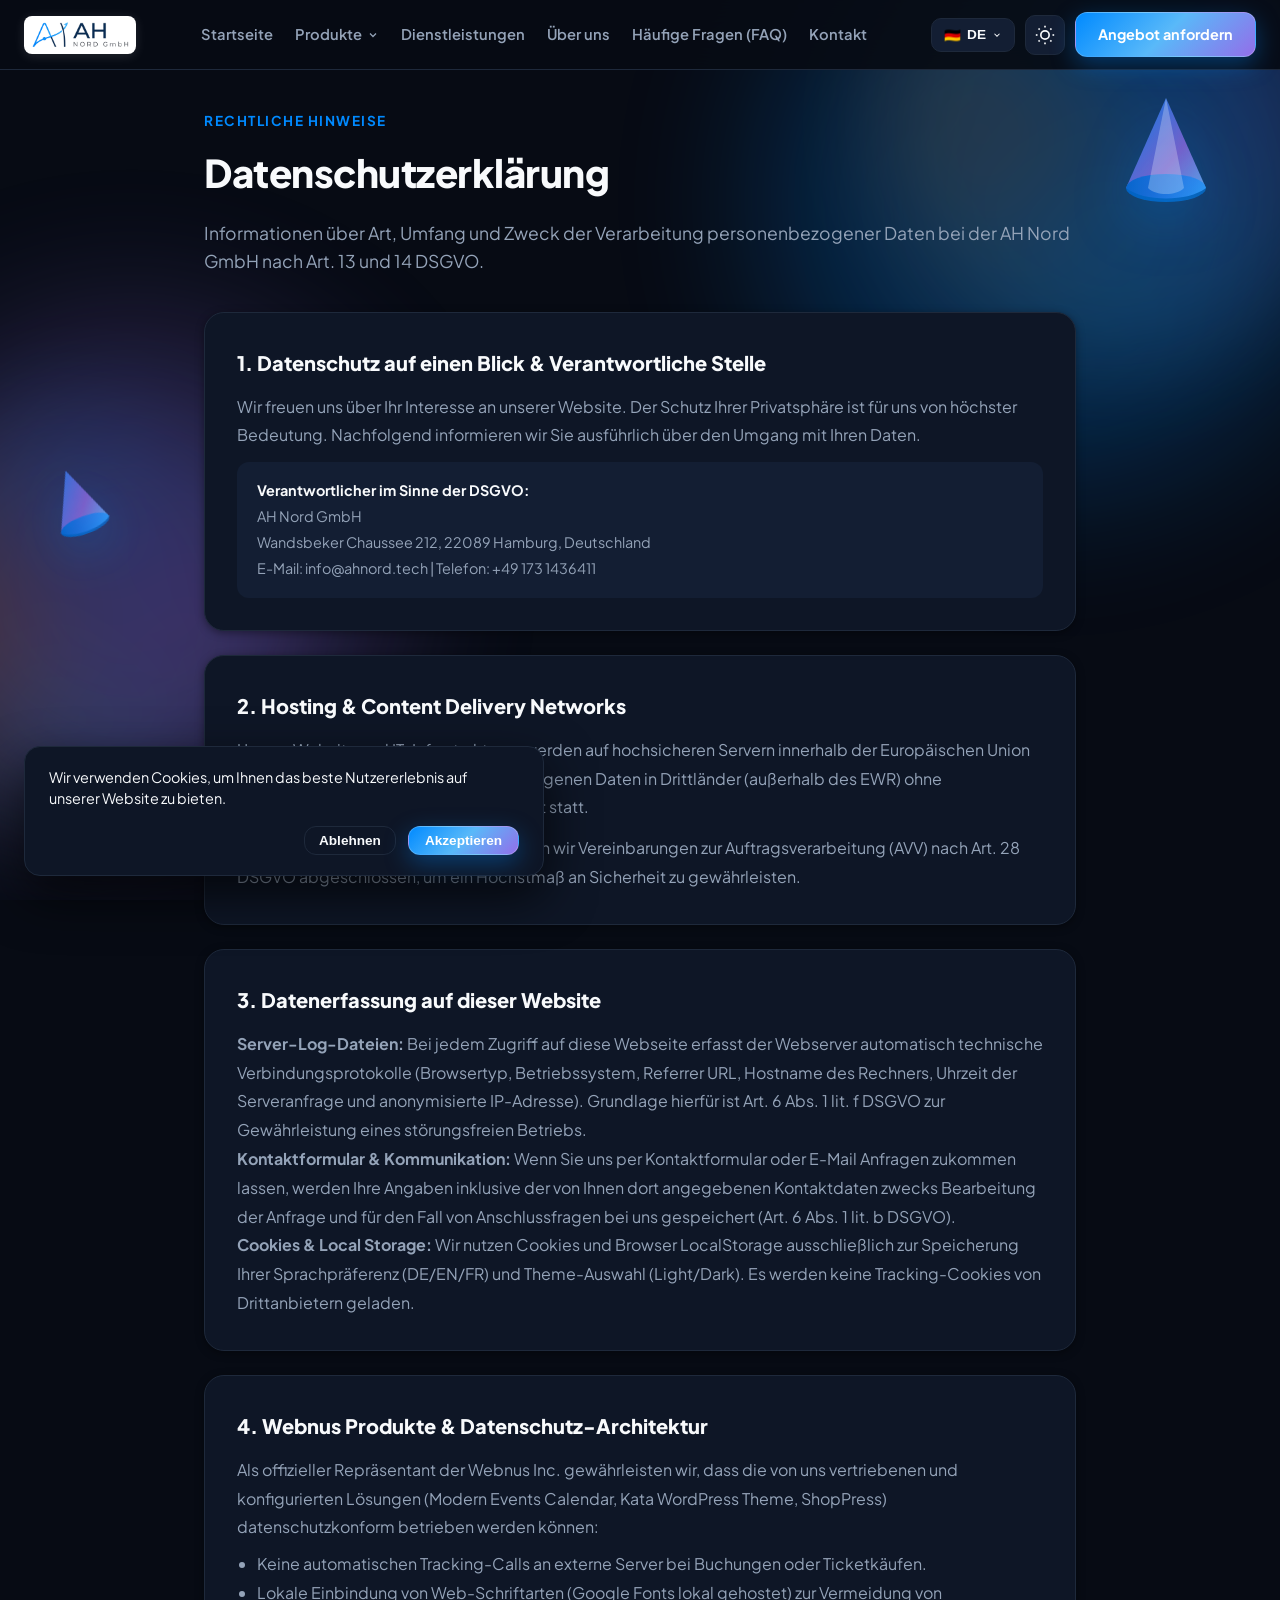
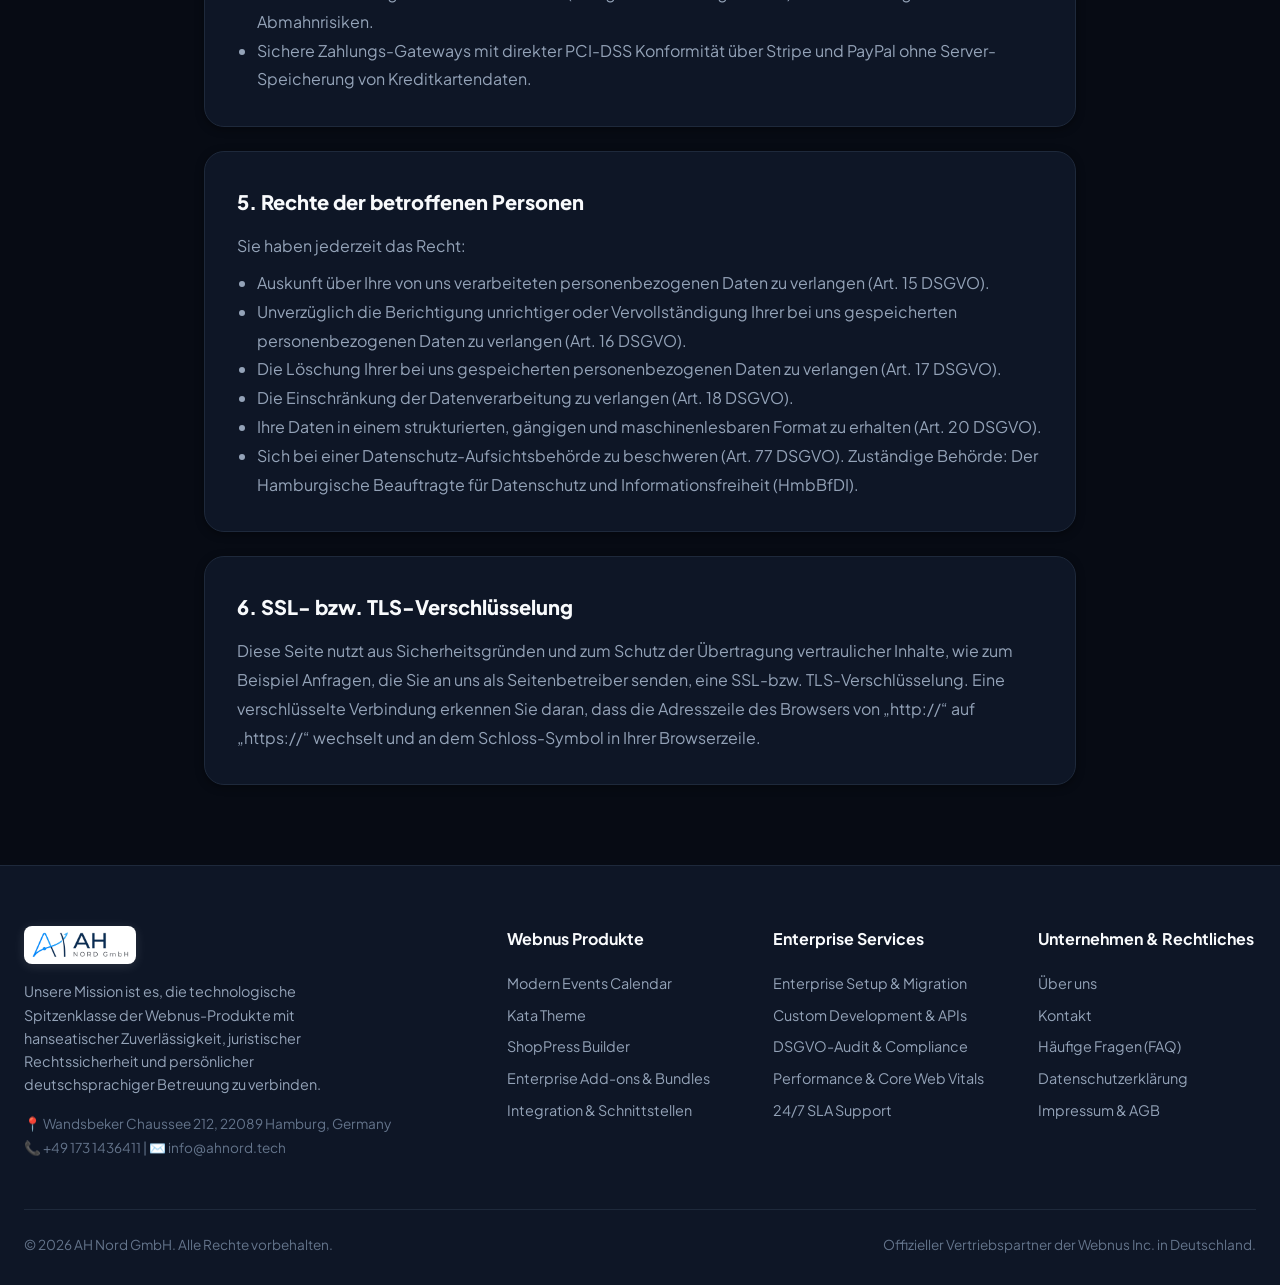
<file: pages/privacy.html>
<!DOCTYPE html>
<html lang="de" data-theme="dark">
<head>
  <meta charset="UTF-8">
  <meta name="viewport" content="width=device-width, initial-scale=1.0">
  <title>Datenschutzerklärung | AH Nord GmbH</title>
  <meta name="description" content="AH Nord GmbH — Offizieller Enterprise Partner & Reseller von Webnus in Deutschland. Modern Events Calendar, Kata Theme und ShopPress WooCommerce Builder.">
  <link rel="icon" type="image/webp" href="../img/favicon.webp">
  <link rel="icon" type="image/png" href="../img/favicon.png">
  <link rel="apple-touch-icon" href="../img/favicon.png">
  
  <meta property="og:type" content="website">
  <meta property="og:title" content="Datenschutzerklärung | AH Nord GmbH">
  <meta property="og:description" content="Offizieller Vertrieb und Integration von Webnus Enterprise Lösungen in Deutschland.">
  <meta property="og:image" content="../img/og-image.svg">
  
  <link rel="preconnect" href="https://fonts.googleapis.com">
  <link rel="preconnect" href="https://fonts.gstatic.com" crossorigin>
  <link href="https://fonts.googleapis.com/css2?family=Plus+Jakarta+Sans:wght@400;500;600;700;800;900&display=swap" rel="stylesheet">
  <link rel="stylesheet" href="../css/style.css?v=2.2">
</head>
<body>
  <!-- Ambient Floating Animation Shapes (Conical Gradients & 3D Cones) -->
  <div class="canvas-backdrop">
    <div class="conic-shape conic-shape-1"></div>
    <div class="conic-shape conic-shape-2"></div>
    <div class="shape-blob shape-1"></div>
    <div class="shape-blob shape-2"></div>
    
    <!-- 3D Conical Geometric Floating SVG Shape 1 -->
    <svg class="conic-3d-cone floating-cone-1" width="100" height="130" viewBox="0 0 100 130" fill="none">
      <defs>
        <linearGradient id="coneGrad1" x1="0%" y1="0%" x2="100%" y2="100%">
          <stop offset="0%" stop-color="#008AFF" stop-opacity="0.85"/>
          <stop offset="60%" stop-color="#936EE9" stop-opacity="0.75"/>
          <stop offset="100%" stop-color="#59B9F9" stop-opacity="0.9"/>
        </linearGradient>
        <linearGradient id="coneBase1" x1="0%" y1="0%" x2="100%" y2="0%">
          <stop offset="0%" stop-color="#0066CC" stop-opacity="0.9"/>
          <stop offset="100%" stop-color="#008AFF" stop-opacity="0.5"/>
        </linearGradient>
      </defs>
      <path d="M50 8 L90 98 C72 112 28 112 10 98 Z" fill="url(#coneGrad1)"/>
      <ellipse cx="50" cy="98" rx="40" ry="14" fill="url(#coneBase1)"/>
      <path d="M50 8 L68 98 C60 106 40 106 32 98 Z" fill="white" fill-opacity="0.25"/>
    </svg>

    <!-- 3D Conical Geometric Floating SVG Shape 2 -->
    <svg class="conic-3d-cone floating-cone-2" width="80" height="110" viewBox="0 0 100 130" fill="none">
      <path d="M50 8 L90 98 C72 112 28 112 10 98 Z" fill="url(#coneGrad1)"/>
      <ellipse cx="50" cy="98" rx="40" ry="14" fill="url(#coneBase1)"/>
    </svg>
  </div>

  <!-- Sticky Header -->
  <header class="site-header">
    <div class="header-container">
      <a href="../index.html" class="brand-link">
        <img src="../img/logo.webp" alt="AH Nord GmbH Logo" class="brand-logo">
      </a>
      
      <!-- Desktop Navigation -->
      <nav class="main-nav">
        <a href="../index.html" class="nav-link" data-i18n="nav_home">Startseite</a>
        
        <div class="nav-dropdown-wrapper">
          <a href="../index.html#products" class="nav-link nav-dropdown-trigger">
            <span data-i18n="nav_products">Produkte</span>
            <svg width="12" height="12" viewBox="0 0 24 24" fill="none" stroke="currentColor" stroke-width="2.5"><polyline points="6 9 12 15 18 9"></polyline></svg>
          </a>
          <div class="nav-dropdown-menu">
            <a href="../pages/modern-events-calendar.html" class="dropdown-item">
              <span style="font-size:1.3rem;">📅</span>
              <div>
                <span class="dropdown-item-title" data-i18n="nav_mec">Modern Events Calendar</span>
                <span class="dropdown-item-desc">#1 WordPress Events Platform</span>
              </div>
            </a>
            <a href="../pages/kata-theme.html" class="dropdown-item">
              <span style="font-size:1.3rem;">⚡</span>
              <div>
                <span class="dropdown-item-title" data-i18n="nav_kata">Kata Theme</span>
                <span class="dropdown-item-desc">100/100 PageSpeed Builder</span>
              </div>
            </a>
            <a href="../pages/shoppress.html" class="dropdown-item">
              <span style="font-size:1.3rem;">🛍️</span>
              <div>
                <span class="dropdown-item-title" data-i18n="nav_shoppress">ShopPress Builder</span>
                <span class="dropdown-item-desc">WooCommerce Suite for Elementor</span>
              </div>
            </a>
          </div>
        </div>

        <a href="../pages/services.html" class="nav-link" data-i18n="nav_services">Dienstleistungen</a>
        <a href="../pages/about.html" class="nav-link" data-i18n="nav_about">Über uns</a>
        <a href="../pages/faq.html" class="nav-link" data-i18n="nav_faq">Häufige Fragen (FAQ)</a>
        <a href="../pages/contact.html" class="nav-link" data-i18n="nav_contact">Kontakt</a>
      </nav>
      
      <!-- Header Controls -->
      <div class="header-actions">
        <!-- Language Switcher Pill -->
        <div class="lang-dropdown-wrapper">
          <button class="lang-dropdown-btn" onclick="toggleLangMenu(event)" aria-label="Sprachauswahl">
            <span class="current-lang-flag">🇩🇪</span>
            <span class="current-lang-code">DE</span>
            <svg width="10" height="10" viewBox="0 0 24 24" fill="none" stroke="currentColor" stroke-width="2.5"><polyline points="6 9 12 15 18 9"></polyline></svg>
          </button>
          <div id="langDropdownMenu" class="lang-dropdown-menu">
            <button class="lang-option active" data-lang="de" onclick="setLanguage('de')">
              <span>🇩🇪</span> <span>Deutsch</span>
            </button>
            <button class="lang-option" data-lang="en" onclick="setLanguage('en')">
              <span>🇬🇧</span> <span>English</span>
            </button>
            <button class="lang-option" data-lang="fr" onclick="setLanguage('fr')">
              <span>🇫🇷</span> <span>Français</span>
            </button>
          </div>
        </div>

        <!-- Theme Toggle Button -->
        <button class="btn-theme-toggle" aria-label="Farbschema umschalten" title="Theme umschalten">
          <svg class="theme-icon-sun" viewBox="0 0 24 24">
            <circle cx="12" cy="12" r="5"></circle>
            <line x1="12" y1="1" x2="12" y2="3"></line>
            <line x1="12" y1="21" x2="12" y2="23"></line>
            <line x1="4.22" y1="4.22" x2="5.64" y2="5.64"></line>
            <line x1="18.36" y1="18.36" x2="19.78" y2="19.78"></line>
            <line x1="1" y1="12" x2="3" y2="12"></line>
            <line x1="21" y1="12" x2="23" y2="12"></line>
            <line x1="4.22" y1="19.78" x2="5.64" y2="18.36"></line>
            <line x1="18.36" y1="5.64" x2="19.78" y2="4.22"></line>
          </svg>
          <svg class="theme-icon-moon" viewBox="0 0 24 24" style="display:none;">
            <path d="M21 12.79A9 9 0 1 1 11.21 3 7 7 0 0 0 21 12.79z"></path>
          </svg>
        </button>

        <a href="../pages/contact.html" class="btn-cta" data-i18n="btn_quote">Angebot anfordern</a>
        
        <!-- Mobile Toggle -->
        <button class="mobile-toggle" id="mobileToggleBtn" onclick="toggleMobileMenu()" aria-label="Menü öffnen">
          <svg width="22" height="22" viewBox="0 0 24 24" fill="none" stroke="currentColor" stroke-width="2.5">
            <line x1="3" y1="12" x2="21" y2="12"></line>
            <line x1="3" y1="6" x2="21" y2="6"></line>
            <line x1="3" y1="18" x2="21" y2="18"></line>
          </svg>
        </button>
      </div>
    </div>
  </header>

  <!-- Mobile Drawer -->
  <div class="mobile-drawer-overlay" id="mobileOverlay" onclick="closeMobileMenu()"></div>
  <aside class="mobile-drawer" id="mobileDrawer">
    <div class="mobile-drawer-header">
      <img src="../img/logo.webp" alt="AH Nord" class="brand-logo mobile-logo" style="height:32px;">
      <button class="mobile-close-btn" onclick="closeMobileMenu()" aria-label="Menü schließen">✕</button>
    </div>
    <div class="mobile-nav-links">
      <a href="../index.html" class="mobile-nav-link" data-i18n="nav_home">Startseite</a>
      <a href="../pages/modern-events-calendar.html" class="mobile-nav-link" data-i18n="nav_mec">Modern Events Calendar</a>
      <a href="../pages/kata-theme.html" class="mobile-nav-link" data-i18n="nav_kata">Kata Theme</a>
      <a href="../pages/shoppress.html" class="mobile-nav-link" data-i18n="nav_shoppress">ShopPress Builder</a>
      <a href="../pages/services.html" class="mobile-nav-link" data-i18n="nav_services">Dienstleistungen</a>
      <a href="../pages/about.html" class="mobile-nav-link" data-i18n="nav_about">Über uns</a>
      <a href="../pages/faq.html" class="mobile-nav-link" data-i18n="nav_faq">Häufige Fragen (FAQ)</a>
      <a href="../pages/contact.html" class="mobile-nav-link" data-i18n="nav_contact">Kontakt</a>
    </div>
    <div style="margin-top:auto; padding-top:20px;">
      <a href="../pages/contact.html" class="btn-cta" style="width:100%; justify-content:center;" data-i18n="btn_quote">Angebot anfordern</a>
    </div>
  </aside>

  <main class="main-wrapper">

<section class="section-container" style="padding-top:40px; max-width:920px;">
  <span class="section-tag" data-i18n="tag_legal">DSGVO RECHTLICHES</span>
  <h1 class="section-title" data-i18n="privacy_policy">Datenschutzerklärung</h1>
  <p class="section-sub" style="margin-bottom:36px;">
    Informationen über Art, Umfang und Zweck der Verarbeitung personenbezogener Daten bei der AH Nord GmbH nach Art. 13 und 14 DSGVO.
  </p>

  <div style="display:flex; flex-direction:column; gap:24px;">
    <!-- Box 1 -->
    <div style="background:var(--bg-surface); border:1px solid var(--border-color); border-radius:20px; padding:32px; box-shadow:var(--shadow-sm); line-height:1.8; color:var(--text-secondary);">
      <h3 style="color:var(--text-primary); font-size:1.25rem; font-weight:800; margin-bottom:12px;">1. Datenschutz auf einen Blick & Verantwortliche Stelle</h3>
      <p style="margin-bottom:12px;">Wir freuen uns über Ihr Interesse an unserer Website. Der Schutz Ihrer Privatsphäre ist für uns von höchster Bedeutung. Nachfolgend informieren wir Sie ausführlich über den Umgang mit Ihren Daten.</p>
      <div style="background:var(--bg-surface-alt); padding:16px 20px; border-radius:12px; margin-top:12px; font-size:0.9rem;">
        <strong style="color:var(--text-primary);">Verantwortlicher im Sinne der DSGVO:</strong><br>
        AH Nord GmbH<br>
        Wandsbeker Chaussee 212, 22089 Hamburg, Deutschland<br>
        E-Mail: info@ahnord.tech | Telefon: +49 173 1436411
      </div>
    </div>

    <!-- Box 2 -->
    <div style="background:var(--bg-surface); border:1px solid var(--border-color); border-radius:20px; padding:32px; box-shadow:var(--shadow-sm); line-height:1.8; color:var(--text-secondary);">
      <h3 style="color:var(--text-primary); font-size:1.25rem; font-weight:800; margin-bottom:12px;">2. Hosting & Content Delivery Networks</h3>
      <p style="margin-bottom:12px;">Unsere Website und IT-Infrastrukturen werden auf hochsicheren Servern innerhalb der Europäischen Union gehostet. Ein Transfer von personenbezogenen Daten in Drittländer (außerhalb des EWR) ohne angemessenes Schutzniveau findet nicht statt.</p>
      <p>Mit unseren Hosting-Dienstleistern haben wir Vereinbarungen zur Auftragsverarbeitung (AVV) nach Art. 28 DSGVO abgeschlossen, um ein Höchstmaß an Sicherheit zu gewährleisten.</p>
    </div>

    <!-- Box 3 -->
    <div style="background:var(--bg-surface); border:1px solid var(--border-color); border-radius:20px; padding:32px; box-shadow:var(--shadow-sm); line-height:1.8; color:var(--text-secondary);">
      <h3 style="color:var(--text-primary); font-size:1.25rem; font-weight:800; margin-bottom:12px;">3. Datenerfassung auf dieser Website</h3>
      <p><strong>Server-Log-Dateien:</strong> Bei jedem Zugriff auf diese Webseite erfasst der Webserver automatisch technische Verbindungsprotokolle (Browsertyp, Betriebssystem, Referrer URL, Hostname des Rechners, Uhrzeit der Serveranfrage und anonymisierte IP-Adresse). Grundlage hierfür ist Art. 6 Abs. 1 lit. f DSGVO zur Gewährleistung eines störungsfreien Betriebs.</p>
      <p><strong>Kontaktformular & Kommunikation:</strong> Wenn Sie uns per Kontaktformular oder E-Mail Anfragen zukommen lassen, werden Ihre Angaben inklusive der von Ihnen dort angegebenen Kontaktdaten zwecks Bearbeitung der Anfrage und für den Fall von Anschlussfragen bei uns gespeichert (Art. 6 Abs. 1 lit. b DSGVO).</p>
      <p><strong>Cookies & Local Storage:</strong> Wir nutzen Cookies und Browser LocalStorage ausschließlich zur Speicherung Ihrer Sprachpräferenz (DE/EN/FR) und Theme-Auswahl (Light/Dark). Es werden keine Tracking-Cookies von Drittanbietern geladen.</p>
    </div>

    <!-- Box 4 -->
    <div style="background:var(--bg-surface); border:1px solid var(--border-color); border-radius:20px; padding:32px; box-shadow:var(--shadow-sm); line-height:1.8; color:var(--text-secondary);">
      <h3 style="color:var(--text-primary); font-size:1.25rem; font-weight:800; margin-bottom:12px;">4. Webnus Produkte & Datenschutz-Architektur</h3>
      <p>Als offizieller Repräsentant der Webnus Inc. gewährleisten wir, dass die von uns vertriebenen und konfigurierten Lösungen (Modern Events Calendar, Kata WordPress Theme, ShopPress) datenschutzkonform betrieben werden können:</p>
      <ul style="padding-left:20px; margin-top:8px;">
        <li>Keine automatischen Tracking-Calls an externe Server bei Buchungen oder Ticketkäufen.</li>
        <li>Lokale Einbindung von Web-Schriftarten (Google Fonts lokal gehostet) zur Vermeidung von Abmahnrisiken.</li>
        <li>Sichere Zahlungs-Gateways mit direkter PCI-DSS Konformität über Stripe und PayPal ohne Server-Speicherung von Kreditkartendaten.</li>
      </ul>
    </div>

    <!-- Box 5 -->
    <div style="background:var(--bg-surface); border:1px solid var(--border-color); border-radius:20px; padding:32px; box-shadow:var(--shadow-sm); line-height:1.8; color:var(--text-secondary);">
      <h3 style="color:var(--text-primary); font-size:1.25rem; font-weight:800; margin-bottom:12px;">5. Rechte der betroffenen Personen</h3>
      <p>Sie haben jederzeit das Recht:</p>
      <ul style="padding-left:20px; margin-top:8px;">
        <li>Auskunft über Ihre von uns verarbeiteten personenbezogenen Daten zu verlangen (Art. 15 DSGVO).</li>
        <li>Unverzüglich die Berichtigung unrichtiger oder Vervollständigung Ihrer bei uns gespeicherten personenbezogenen Daten zu verlangen (Art. 16 DSGVO).</li>
        <li>Die Löschung Ihrer bei uns gespeicherten personenbezogenen Daten zu verlangen (Art. 17 DSGVO).</li>
        <li>Die Einschränkung der Datenverarbeitung zu verlangen (Art. 18 DSGVO).</li>
        <li>Ihre Daten in einem strukturierten, gängigen und maschinenlesbaren Format zu erhalten (Art. 20 DSGVO).</li>
        <li>Sich bei einer Datenschutz-Aufsichtsbehörde zu beschweren (Art. 77 DSGVO). Zuständige Behörde: Der Hamburgische Beauftragte für Datenschutz und Informationsfreiheit (HmbBfDI).</li>
      </ul>
    </div>

    <!-- Box 6 -->
    <div style="background:var(--bg-surface); border:1px solid var(--border-color); border-radius:20px; padding:32px; box-shadow:var(--shadow-sm); line-height:1.8; color:var(--text-secondary);">
      <h3 style="color:var(--text-primary); font-size:1.25rem; font-weight:800; margin-bottom:12px;">6. SSL- bzw. TLS-Verschlüsselung</h3>
      <p>Diese Seite nutzt aus Sicherheitsgründen und zum Schutz der Übertragung vertraulicher Inhalte, wie zum Beispiel Anfragen, die Sie an uns als Seitenbetreiber senden, eine SSL-bzw. TLS-Verschlüsselung. Eine verschlüsselte Verbindung erkennen Sie daran, dass die Adresszeile des Browsers von „http://“ auf „https://“ wechselt und an dem Schloss-Symbol in Ihrer Browserzeile.</p>
    </div>
  </div>
</section>

  </main>

  <!-- Back to Top FAB -->
  <button id="backToTopBtn" class="back-to-top-btn" aria-label="Nach oben scrollen" title="Nach oben">
    <svg width="20" height="20" viewBox="0 0 24 24" fill="none" stroke="currentColor" stroke-width="2.5">
      <polyline points="18 15 12 9 6 15"></polyline>
    </svg>
  </button>

  <!-- Sticky Mobile Action Footer -->
  <div class="mobile-sticky-cta">
    <span style="font-weight:700; font-size:0.85rem;">AH Nord GmbH</span>
    <a href="../pages/contact.html" class="btn-cta" style="padding: 8px 16px; font-size: 0.82rem;" data-i18n="btn_quote">Angebot anfordern</a>
  </div>

  <!-- Cookie Banner -->
  <div id="cookieBanner" class="cookie-banner">
    <p style="font-size:0.9rem; line-height:1.5;" data-i18n="cookie_text">
      Wir verwenden Cookies, um Ihnen das beste Nutzererlebnis auf unserer Website zu bieten.
    </p>
    <div style="display:flex; gap:12px; justify-content:flex-end;">
      <button onclick="declineCookies()" class="btn-secondary" style="padding:6px 14px; font-size:0.85rem;" data-i18n="cookie_decline">Ablehnen</button>
      <button onclick="acceptCookies()" class="btn-cta" style="padding:6px 16px; font-size:0.85rem;" data-i18n="cookie_accept">Akzeptieren</button>
    </div>
  </div>

  <!-- Symmetrical 5-Item Footer -->
  <footer class="site-footer">
    <div class="footer-grid">
      <div>
        <img src="../img/logo.webp" alt="AH Nord GmbH Logo" class="brand-logo footer-logo" style="height:38px; margin-bottom:16px;">
        <p style="color:var(--text-secondary); font-size:0.9rem; margin-bottom:16px; max-width:320px;" data-i18n="about_desc_2">
          Unsere Mission ist es, die technologische Spitzenklasse der Webnus-Produkte mit hanseatischer Zuverlässigkeit und juristischer Sicherheit zu verbinden.
        </p>
        <p style="font-size:0.85rem; color:var(--text-muted); line-height:1.8;">
          📍 Wandsbeker Chaussee 212, 22089 Hamburg, Germany<br>
          📞 +49 173 1436411 | ✉️ info@ahnord.tech
        </p>
      </div>

      <!-- Column 1: Webnus Produkte (5 items) -->
      <div>
        <h4 style="font-size:1rem; font-weight:700; margin-bottom:16px;" data-i18n="footer_col_products">Webnus Produkte</h4>
        <ul class="footer-col-list" style="list-style:none; font-size:0.9rem; line-height:2.2;">
          <li><a href="../pages/modern-events-calendar.html" style="color:var(--text-secondary);" data-i18n="nav_mec">Modern Events Calendar</a></li>
          <li><a href="../pages/kata-theme.html" style="color:var(--text-secondary);" data-i18n="nav_kata">Kata WordPress Theme</a></li>
          <li><a href="../pages/shoppress.html" style="color:var(--text-secondary);" data-i18n="nav_shoppress">ShopPress Builder</a></li>
          <li><a href="../pages/modern-events-calendar.html" style="color:var(--text-secondary);" data-i18n="footer_item_addons">Enterprise Add-ons & Bundles</a></li>
          <li><a href="../pages/services.html" style="color:var(--text-secondary);" data-i18n="footer_item_integrations">Integration & Schnittstellen</a></li>
        </ul>
      </div>

      <!-- Column 2: Enterprise Services (5 items) -->
      <div>
        <h4 style="font-size:1rem; font-weight:700; margin-bottom:16px;" data-i18n="footer_col_services">Enterprise Services</h4>
        <ul class="footer-col-list" style="list-style:none; font-size:0.9rem; line-height:2.2;">
          <li><a href="../pages/services.html" style="color:var(--text-secondary);" data-i18n="srv_1_title">Enterprise Setup & Migration</a></li>
          <li><a href="../pages/services.html" style="color:var(--text-secondary);" data-i18n="srv_2_title">Custom Development & APIs</a></li>
          <li><a href="../pages/services.html" style="color:var(--text-secondary);" data-i18n="srv_3_title">DSGVO-Audit & Compliance</a></li>
          <li><a href="../pages/services.html" style="color:var(--text-secondary);" data-i18n="srv_4_title">Performance & Core Web Vitals</a></li>
          <li><a href="../pages/services.html" style="color:var(--text-secondary);" data-i18n="srv_5_title">24/7 SLA Support</a></li>
        </ul>
      </div>

      <!-- Column 3: Unternehmen & Rechtliches (5 items) -->
      <div>
        <h4 style="font-size:1rem; font-weight:700; margin-bottom:16px;" data-i18n="footer_col_legal">Unternehmen & Rechtliches</h4>
        <ul class="footer-col-list" style="list-style:none; font-size:0.9rem; line-height:2.2;">
          <li><a href="../pages/about.html" style="color:var(--text-secondary);" data-i18n="nav_about">Über uns</a></li>
          <li><a href="../pages/contact.html" style="color:var(--text-secondary);" data-i18n="nav_contact">Kontakt & Beratung</a></li>
          <li><a href="../pages/faq.html" style="color:var(--text-secondary);" data-i18n="nav_faq">Häufige Fragen (FAQ)</a></li>
          <li><a href="../pages/privacy.html" style="color:var(--text-secondary);" data-i18n="privacy_policy">Datenschutzerklärung</a></li>
          <li><a href="../pages/terms.html" style="color:var(--text-secondary);" data-i18n="terms_conditions">Impressum & AGB</a></li>
        </ul>
      </div>
    </div>
    
    <div class="footer-bottom">
      <span>© 2026 AH Nord GmbH. <span data-i18n="footer_rights">Alle Rechte vorbehalten.</span></span>
      <span data-i18n="footer_partner_note">Offizieller Vertriebspartner der Webnus Inc. in Deutschland.</span>
    </div>
  </footer>

  <script src="../js/main.js?v=2.2"></script>
</body>
</html>
</file>
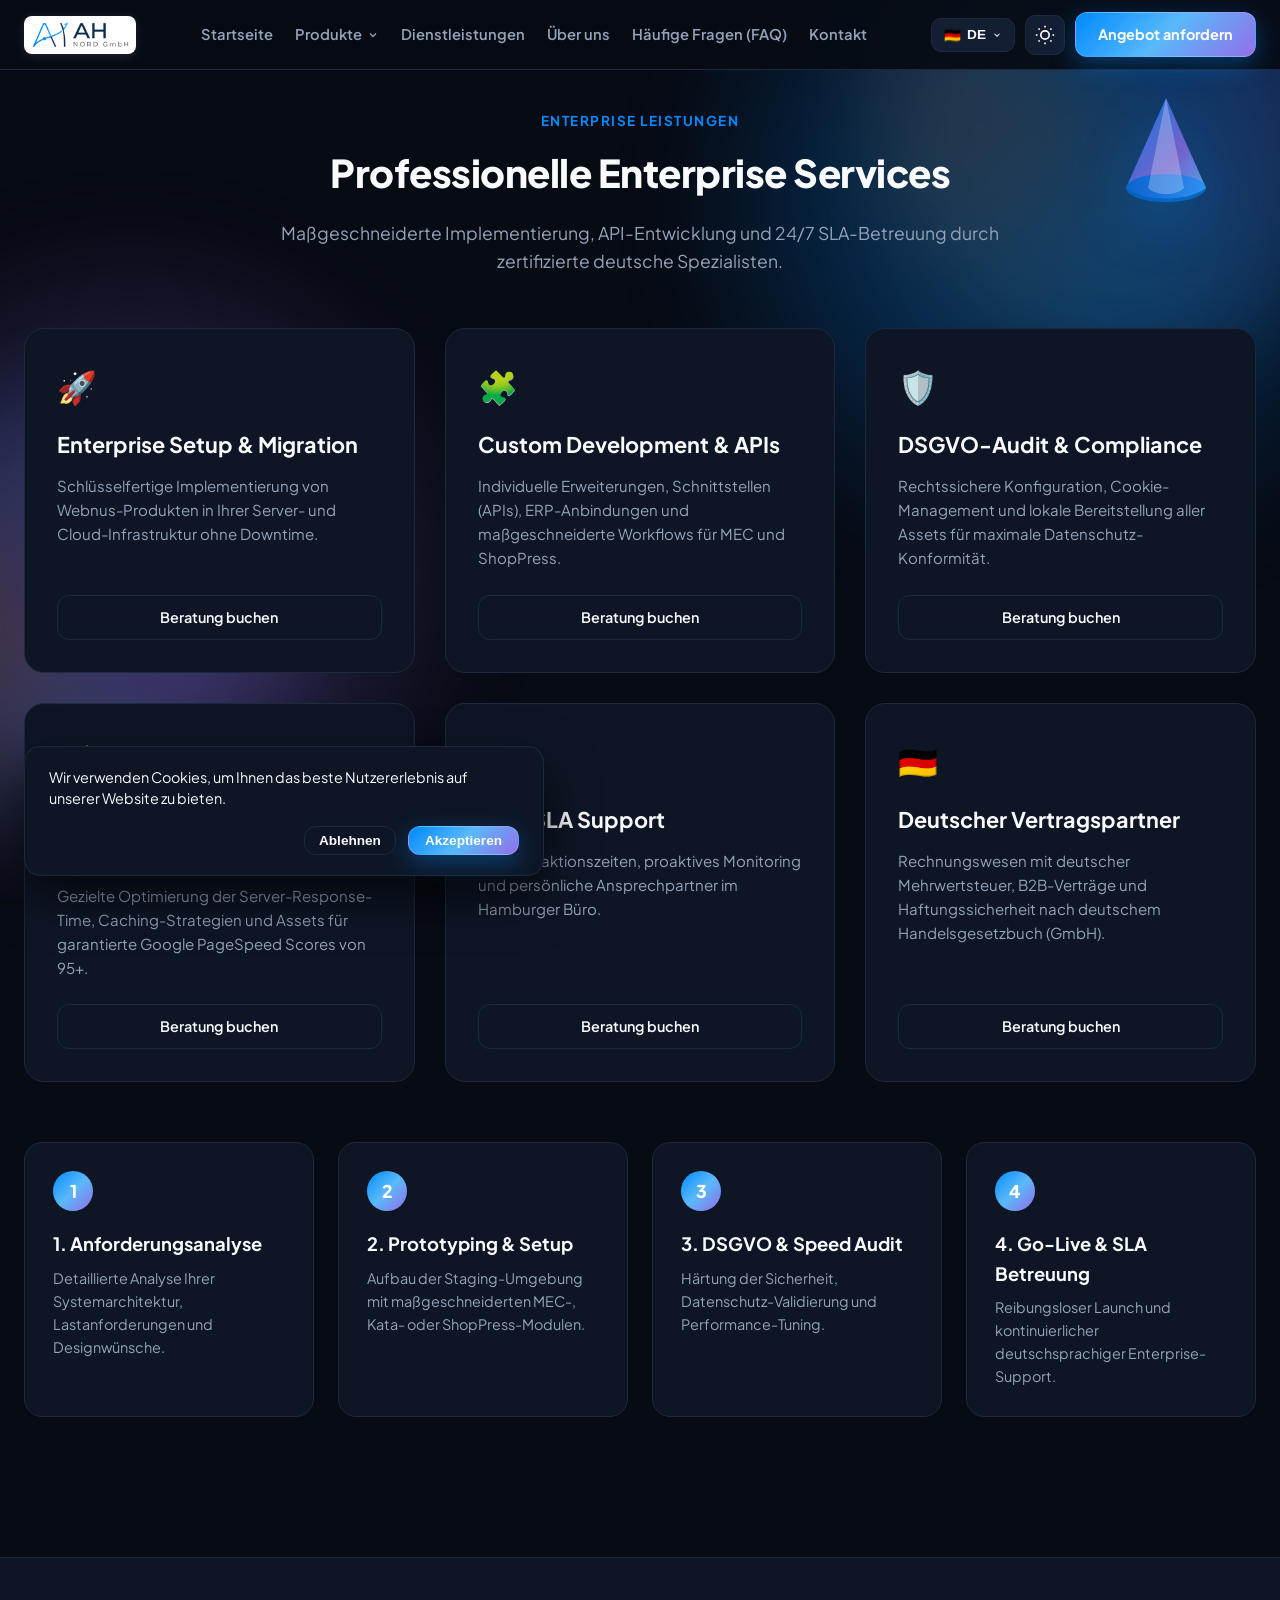
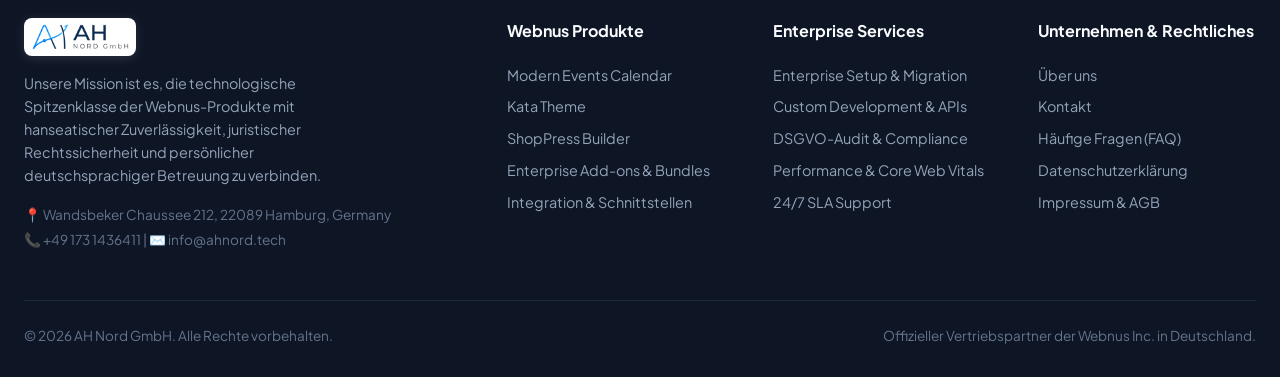
<file: pages/services.html>
<!DOCTYPE html>
<html lang="de" data-theme="dark">
<head>
  <meta charset="UTF-8">
  <meta name="viewport" content="width=device-width, initial-scale=1.0">
  <title>Enterprise Services & Support | AH Nord GmbH</title>
  <meta name="description" content="AH Nord GmbH — Offizieller Enterprise Partner & Reseller von Webnus in Deutschland. Modern Events Calendar, Kata Theme und ShopPress WooCommerce Builder.">
  <link rel="icon" type="image/webp" href="../img/favicon.webp">
  <link rel="icon" type="image/png" href="../img/favicon.png">
  <link rel="apple-touch-icon" href="../img/favicon.png">
  
  <meta property="og:type" content="website">
  <meta property="og:title" content="Enterprise Services & Support | AH Nord GmbH">
  <meta property="og:description" content="Offizieller Vertrieb und Integration von Webnus Enterprise Lösungen in Deutschland.">
  <meta property="og:image" content="../img/og-image.svg">
  
  <link rel="preconnect" href="https://fonts.googleapis.com">
  <link rel="preconnect" href="https://fonts.gstatic.com" crossorigin>
  <link href="https://fonts.googleapis.com/css2?family=Plus+Jakarta+Sans:wght@400;500;600;700;800;900&display=swap" rel="stylesheet">
  <link rel="stylesheet" href="../css/style.css?v=2.2">
</head>
<body>
  <!-- Ambient Floating Animation Shapes (Conical Gradients & 3D Cones) -->
  <div class="canvas-backdrop">
    <div class="conic-shape conic-shape-1"></div>
    <div class="conic-shape conic-shape-2"></div>
    <div class="shape-blob shape-1"></div>
    <div class="shape-blob shape-2"></div>
    
    <!-- 3D Conical Geometric Floating SVG Shape 1 -->
    <svg class="conic-3d-cone floating-cone-1" width="100" height="130" viewBox="0 0 100 130" fill="none">
      <defs>
        <linearGradient id="coneGrad1" x1="0%" y1="0%" x2="100%" y2="100%">
          <stop offset="0%" stop-color="#008AFF" stop-opacity="0.85"/>
          <stop offset="60%" stop-color="#936EE9" stop-opacity="0.75"/>
          <stop offset="100%" stop-color="#59B9F9" stop-opacity="0.9"/>
        </linearGradient>
        <linearGradient id="coneBase1" x1="0%" y1="0%" x2="100%" y2="0%">
          <stop offset="0%" stop-color="#0066CC" stop-opacity="0.9"/>
          <stop offset="100%" stop-color="#008AFF" stop-opacity="0.5"/>
        </linearGradient>
      </defs>
      <path d="M50 8 L90 98 C72 112 28 112 10 98 Z" fill="url(#coneGrad1)"/>
      <ellipse cx="50" cy="98" rx="40" ry="14" fill="url(#coneBase1)"/>
      <path d="M50 8 L68 98 C60 106 40 106 32 98 Z" fill="white" fill-opacity="0.25"/>
    </svg>

    <!-- 3D Conical Geometric Floating SVG Shape 2 -->
    <svg class="conic-3d-cone floating-cone-2" width="80" height="110" viewBox="0 0 100 130" fill="none">
      <path d="M50 8 L90 98 C72 112 28 112 10 98 Z" fill="url(#coneGrad1)"/>
      <ellipse cx="50" cy="98" rx="40" ry="14" fill="url(#coneBase1)"/>
    </svg>
  </div>

  <!-- Sticky Header -->
  <header class="site-header">
    <div class="header-container">
      <a href="../index.html" class="brand-link">
        <img src="../img/logo.webp" alt="AH Nord GmbH Logo" class="brand-logo">
      </a>
      
      <!-- Desktop Navigation -->
      <nav class="main-nav">
        <a href="../index.html" class="nav-link" data-i18n="nav_home">Startseite</a>
        
        <div class="nav-dropdown-wrapper">
          <a href="../index.html#products" class="nav-link nav-dropdown-trigger">
            <span data-i18n="nav_products">Produkte</span>
            <svg width="12" height="12" viewBox="0 0 24 24" fill="none" stroke="currentColor" stroke-width="2.5"><polyline points="6 9 12 15 18 9"></polyline></svg>
          </a>
          <div class="nav-dropdown-menu">
            <a href="../pages/modern-events-calendar.html" class="dropdown-item">
              <span style="font-size:1.3rem;">📅</span>
              <div>
                <span class="dropdown-item-title" data-i18n="nav_mec">Modern Events Calendar</span>
                <span class="dropdown-item-desc">#1 WordPress Events Platform</span>
              </div>
            </a>
            <a href="../pages/kata-theme.html" class="dropdown-item">
              <span style="font-size:1.3rem;">⚡</span>
              <div>
                <span class="dropdown-item-title" data-i18n="nav_kata">Kata Theme</span>
                <span class="dropdown-item-desc">100/100 PageSpeed Builder</span>
              </div>
            </a>
            <a href="../pages/shoppress.html" class="dropdown-item">
              <span style="font-size:1.3rem;">🛍️</span>
              <div>
                <span class="dropdown-item-title" data-i18n="nav_shoppress">ShopPress Builder</span>
                <span class="dropdown-item-desc">WooCommerce Suite for Elementor</span>
              </div>
            </a>
          </div>
        </div>

        <a href="../pages/services.html" class="nav-link" data-i18n="nav_services">Dienstleistungen</a>
        <a href="../pages/about.html" class="nav-link" data-i18n="nav_about">Über uns</a>
        <a href="../pages/faq.html" class="nav-link" data-i18n="nav_faq">Häufige Fragen (FAQ)</a>
        <a href="../pages/contact.html" class="nav-link" data-i18n="nav_contact">Kontakt</a>
      </nav>
      
      <!-- Header Controls -->
      <div class="header-actions">
        <!-- Language Switcher Pill -->
        <div class="lang-dropdown-wrapper">
          <button class="lang-dropdown-btn" onclick="toggleLangMenu(event)" aria-label="Sprachauswahl">
            <span class="current-lang-flag">🇩🇪</span>
            <span class="current-lang-code">DE</span>
            <svg width="10" height="10" viewBox="0 0 24 24" fill="none" stroke="currentColor" stroke-width="2.5"><polyline points="6 9 12 15 18 9"></polyline></svg>
          </button>
          <div id="langDropdownMenu" class="lang-dropdown-menu">
            <button class="lang-option active" data-lang="de" onclick="setLanguage('de')">
              <span>🇩🇪</span> <span>Deutsch</span>
            </button>
            <button class="lang-option" data-lang="en" onclick="setLanguage('en')">
              <span>🇬🇧</span> <span>English</span>
            </button>
            <button class="lang-option" data-lang="fr" onclick="setLanguage('fr')">
              <span>🇫🇷</span> <span>Français</span>
            </button>
          </div>
        </div>

        <!-- Theme Toggle Button -->
        <button class="btn-theme-toggle" aria-label="Farbschema umschalten" title="Theme umschalten">
          <svg class="theme-icon-sun" viewBox="0 0 24 24">
            <circle cx="12" cy="12" r="5"></circle>
            <line x1="12" y1="1" x2="12" y2="3"></line>
            <line x1="12" y1="21" x2="12" y2="23"></line>
            <line x1="4.22" y1="4.22" x2="5.64" y2="5.64"></line>
            <line x1="18.36" y1="18.36" x2="19.78" y2="19.78"></line>
            <line x1="1" y1="12" x2="3" y2="12"></line>
            <line x1="21" y1="12" x2="23" y2="12"></line>
            <line x1="4.22" y1="19.78" x2="5.64" y2="18.36"></line>
            <line x1="18.36" y1="5.64" x2="19.78" y2="4.22"></line>
          </svg>
          <svg class="theme-icon-moon" viewBox="0 0 24 24" style="display:none;">
            <path d="M21 12.79A9 9 0 1 1 11.21 3 7 7 0 0 0 21 12.79z"></path>
          </svg>
        </button>

        <a href="../pages/contact.html" class="btn-cta" data-i18n="btn_quote">Angebot anfordern</a>
        
        <!-- Mobile Toggle -->
        <button class="mobile-toggle" id="mobileToggleBtn" onclick="toggleMobileMenu()" aria-label="Menü öffnen">
          <svg width="22" height="22" viewBox="0 0 24 24" fill="none" stroke="currentColor" stroke-width="2.5">
            <line x1="3" y1="12" x2="21" y2="12"></line>
            <line x1="3" y1="6" x2="21" y2="6"></line>
            <line x1="3" y1="18" x2="21" y2="18"></line>
          </svg>
        </button>
      </div>
    </div>
  </header>

  <!-- Mobile Drawer -->
  <div class="mobile-drawer-overlay" id="mobileOverlay" onclick="closeMobileMenu()"></div>
  <aside class="mobile-drawer" id="mobileDrawer">
    <div class="mobile-drawer-header">
      <img src="../img/logo.webp" alt="AH Nord" class="brand-logo mobile-logo" style="height:32px;">
      <button class="mobile-close-btn" onclick="closeMobileMenu()" aria-label="Menü schließen">✕</button>
    </div>
    <div class="mobile-nav-links">
      <a href="../index.html" class="mobile-nav-link" data-i18n="nav_home">Startseite</a>
      <a href="../pages/modern-events-calendar.html" class="mobile-nav-link" data-i18n="nav_mec">Modern Events Calendar</a>
      <a href="../pages/kata-theme.html" class="mobile-nav-link" data-i18n="nav_kata">Kata Theme</a>
      <a href="../pages/shoppress.html" class="mobile-nav-link" data-i18n="nav_shoppress">ShopPress Builder</a>
      <a href="../pages/services.html" class="mobile-nav-link" data-i18n="nav_services">Dienstleistungen</a>
      <a href="../pages/about.html" class="mobile-nav-link" data-i18n="nav_about">Über uns</a>
      <a href="../pages/faq.html" class="mobile-nav-link" data-i18n="nav_faq">Häufige Fragen (FAQ)</a>
      <a href="../pages/contact.html" class="mobile-nav-link" data-i18n="nav_contact">Kontakt</a>
    </div>
    <div style="margin-top:auto; padding-top:20px;">
      <a href="../pages/contact.html" class="btn-cta" style="width:100%; justify-content:center;" data-i18n="btn_quote">Angebot anfordern</a>
    </div>
  </aside>

  <main class="main-wrapper">

<section class="section-container" style="padding-top:40px;">
  <div class="section-header">
    <span class="section-tag" data-i18n="tag_services">EXPERTISE & LEISTUNGEN</span>
    <h1 class="section-title" data-i18n="srv_page_title">Professionelle Enterprise Services</h1>
    <p class="section-sub" data-i18n="srv_page_sub">Maßgeschneiderte Implementierung, API-Entwicklung und 24/7 SLA-Betreuung durch zertifizierte deutsche Spezialisten.</p>
  </div>

  <div class="cards-grid-3" style="margin-bottom:60px;">
    <div class="product-card">
      <div style="font-size:2rem; margin-bottom:16px;">🚀</div>
      <h3 class="product-card-title" data-i18n="srv_1_title">Enterprise Setup & Migration</h3>
      <p class="product-card-desc" data-i18n="srv_1_desc">Schlüsselfertige Implementierung von Webnus-Produkten in Ihrer Server- und Cloud-Infrastruktur ohne Downtime.</p>
      <a href="../pages/contact.html" class="btn-secondary" style="margin-top:auto; justify-content:center;" data-i18n="btn_contact">Beratung buchen</a>
    </div>
    <div class="product-card">
      <div style="font-size:2rem; margin-bottom:16px;">🧩</div>
      <h3 class="product-card-title" data-i18n="srv_2_title">Custom Development & APIs</h3>
      <p class="product-card-desc" data-i18n="srv_2_desc">Individuelle Erweiterungen, Schnittstellen (APIs), ERP-Anbindungen und maßgeschneiderte Workflows für MEC und ShopPress.</p>
      <a href="../pages/contact.html" class="btn-secondary" style="margin-top:auto; justify-content:center;" data-i18n="btn_contact">Beratung buchen</a>
    </div>
    <div class="product-card">
      <div style="font-size:2rem; margin-bottom:16px;">🛡️</div>
      <h3 class="product-card-title" data-i18n="srv_3_title">DSGVO-Audit & Compliance</h3>
      <p class="product-card-desc" data-i18n="srv_3_desc">Rechtssichere Konfiguration, Cookie-Management und lokale Bereitstellung aller Assets für maximale Datenschutz-Konformität.</p>
      <a href="../pages/contact.html" class="btn-secondary" style="margin-top:auto; justify-content:center;" data-i18n="btn_contact">Beratung buchen</a>
    </div>
    <div class="product-card">
      <div style="font-size:2rem; margin-bottom:16px;">⚡</div>
      <h3 class="product-card-title" data-i18n="srv_4_title">Performance & Core Web Vitals</h3>
      <p class="product-card-desc" data-i18n="srv_4_desc">Gezielte Optimierung der Server-Response-Time, Caching-Strategien und Assets für garantierte Google PageSpeed Scores von 95+.</p>
      <a href="../pages/contact.html" class="btn-secondary" style="margin-top:auto; justify-content:center;" data-i18n="btn_contact">Beratung buchen</a>
    </div>
    <div class="product-card">
      <div style="font-size:2rem; margin-bottom:16px;">🛎️</div>
      <h3 class="product-card-title" data-i18n="srv_5_title">24/7 SLA Support</h3>
      <p class="product-card-desc" data-i18n="srv_5_desc">Feste Reaktionszeiten, proaktives Monitoring und persönliche Ansprechpartner im Hamburger Büro.</p>
      <a href="../pages/contact.html" class="btn-secondary" style="margin-top:auto; justify-content:center;" data-i18n="btn_contact">Beratung buchen</a>
    </div>
    <div class="product-card">
      <div style="font-size:2rem; margin-bottom:16px;">🇩🇪</div>
      <h3 class="product-card-title" data-i18n="why_1_title">Deutscher Vertragspartner</h3>
      <p class="product-card-desc" data-i18n="why_1_desc">Rechnungswesen mit deutscher Mehrwertsteuer, B2B-Verträge und Haftungssicherheit nach deutschem Handelsgesetzbuch (GmbH).</p>
      <a href="../pages/contact.html" class="btn-secondary" style="margin-top:auto; justify-content:center;" data-i18n="btn_contact">Beratung buchen</a>
    </div>
  </div>

  <div class="process-grid" style="margin-bottom:60px;">
    <div class="process-step-card">
      <div class="step-num-badge">1</div>
      <h4 style="font-size:1.15rem; font-weight:700; margin-bottom:8px;" data-i18n="step_1_title">1. Anforderungsanalyse</h4>
      <p style="color:var(--text-secondary); font-size:0.9rem;" data-i18n="step_1_desc">Detaillierte Analyse Ihrer Systemarchitektur, Lastanforderungen und Designwünsche.</p>
    </div>
    <div class="process-step-card">
      <div class="step-num-badge">2</div>
      <h4 style="font-size:1.15rem; font-weight:700; margin-bottom:8px;" data-i18n="step_2_title">2. Prototyping & Setup</h4>
      <p style="color:var(--text-secondary); font-size:0.9rem;" data-i18n="step_2_desc">Aufbau der Staging-Umgebung mit maßgeschneiderten MEC-, Kata- oder ShopPress-Modulen.</p>
    </div>
    <div class="process-step-card">
      <div class="step-num-badge">3</div>
      <h4 style="font-size:1.15rem; font-weight:700; margin-bottom:8px;" data-i18n="step_3_title">3. DSGVO & Speed Audit</h4>
      <p style="color:var(--text-secondary); font-size:0.9rem;" data-i18n="step_3_desc">Härtung der Sicherheit, Datenschutz-Validierung und Performance-Tuning.</p>
    </div>
    <div class="process-step-card">
      <div class="step-num-badge">4</div>
      <h4 style="font-size:1.15rem; font-weight:700; margin-bottom:8px;" data-i18n="step_4_title">4. Go-Live & SLA Betreuung</h4>
      <p style="color:var(--text-secondary); font-size:0.9rem;" data-i18n="step_4_desc">Reibungsloser Launch und kontinuierlicher deutschsprachiger Enterprise-Support.</p>
    </div>
  </div>
</section>

  </main>

  <!-- Back to Top FAB -->
  <button id="backToTopBtn" class="back-to-top-btn" aria-label="Nach oben scrollen" title="Nach oben">
    <svg width="20" height="20" viewBox="0 0 24 24" fill="none" stroke="currentColor" stroke-width="2.5">
      <polyline points="18 15 12 9 6 15"></polyline>
    </svg>
  </button>

  <!-- Sticky Mobile Action Footer -->
  <div class="mobile-sticky-cta">
    <span style="font-weight:700; font-size:0.85rem;">AH Nord GmbH</span>
    <a href="../pages/contact.html" class="btn-cta" style="padding: 8px 16px; font-size: 0.82rem;" data-i18n="btn_quote">Angebot anfordern</a>
  </div>

  <!-- Cookie Banner -->
  <div id="cookieBanner" class="cookie-banner">
    <p style="font-size:0.9rem; line-height:1.5;" data-i18n="cookie_text">
      Wir verwenden Cookies, um Ihnen das beste Nutzererlebnis auf unserer Website zu bieten.
    </p>
    <div style="display:flex; gap:12px; justify-content:flex-end;">
      <button onclick="declineCookies()" class="btn-secondary" style="padding:6px 14px; font-size:0.85rem;" data-i18n="cookie_decline">Ablehnen</button>
      <button onclick="acceptCookies()" class="btn-cta" style="padding:6px 16px; font-size:0.85rem;" data-i18n="cookie_accept">Akzeptieren</button>
    </div>
  </div>

  <!-- Footer with EXACTLY 5 items in each of the 3 link columns -->
  <footer class="site-footer">
    <div class="footer-grid">
      <div>
        <img src="../img/logo.webp" alt="AH Nord GmbH Logo" class="brand-logo footer-logo" style="height:38px; margin-bottom:16px;">
        <p style="color:var(--text-secondary); font-size:0.9rem; margin-bottom:16px; max-width:320px;" data-i18n="about_desc_2">
          Unsere Mission ist es, die technologische Spitzenklasse der Webnus-Produkte mit hanseatischer Zuverlässigkeit und juristischer Sicherheit zu verbinden.
        </p>
        <p style="font-size:0.85rem; color:var(--text-muted); line-height:1.8;">
          📍 Wandsbeker Chaussee 212, 22089 Hamburg, Germany<br>
          📞 +49 173 1436411 | ✉️ info@ahnord.tech
        </p>
      </div>

      <!-- Column 1: Webnus Produkte (5 items) -->
      <div>
        <h4 style="font-size:1rem; font-weight:700; margin-bottom:16px;" data-i18n="footer_col_products">Webnus Produkte</h4>
        <ul class="footer-col-list" style="list-style:none; font-size:0.9rem; line-height:2.2;">
          <li><a href="../pages/modern-events-calendar.html" style="color:var(--text-secondary);" data-i18n="nav_mec">Modern Events Calendar</a></li>
          <li><a href="../pages/kata-theme.html" style="color:var(--text-secondary);" data-i18n="nav_kata">Kata WordPress Theme</a></li>
          <li><a href="../pages/shoppress.html" style="color:var(--text-secondary);" data-i18n="nav_shoppress">ShopPress Builder</a></li>
          <li><a href="../pages/modern-events-calendar.html" style="color:var(--text-secondary);" data-i18n="footer_item_addons">Enterprise Add-ons & Bundles</a></li>
          <li><a href="../pages/services.html" style="color:var(--text-secondary);" data-i18n="footer_item_integrations">Integration & Schnittstellen</a></li>
        </ul>
      </div>

      <!-- Column 2: Enterprise Services (5 items) -->
      <div>
        <h4 style="font-size:1rem; font-weight:700; margin-bottom:16px;" data-i18n="footer_col_services">Enterprise Services</h4>
        <ul class="footer-col-list" style="list-style:none; font-size:0.9rem; line-height:2.2;">
          <li><a href="../pages/services.html" style="color:var(--text-secondary);" data-i18n="srv_1_title">Enterprise Setup & Migration</a></li>
          <li><a href="../pages/services.html" style="color:var(--text-secondary);" data-i18n="srv_2_title">Custom Development & APIs</a></li>
          <li><a href="../pages/services.html" style="color:var(--text-secondary);" data-i18n="srv_3_title">DSGVO-Audit & Compliance</a></li>
          <li><a href="../pages/services.html" style="color:var(--text-secondary);" data-i18n="srv_4_title">Performance & Core Web Vitals</a></li>
          <li><a href="../pages/services.html" style="color:var(--text-secondary);" data-i18n="srv_5_title">24/7 SLA Support</a></li>
        </ul>
      </div>

      <!-- Column 3: Unternehmen & Rechtliches (5 items) -->
      <div>
        <h4 style="font-size:1rem; font-weight:700; margin-bottom:16px;" data-i18n="footer_col_legal">Unternehmen & Rechtliches</h4>
        <ul class="footer-col-list" style="list-style:none; font-size:0.9rem; line-height:2.2;">
          <li><a href="../pages/about.html" style="color:var(--text-secondary);" data-i18n="nav_about">Über uns</a></li>
          <li><a href="../pages/contact.html" style="color:var(--text-secondary);" data-i18n="nav_contact">Kontakt & Beratung</a></li>
          <li><a href="../pages/faq.html" style="color:var(--text-secondary);" data-i18n="nav_faq">Häufige Fragen (FAQ)</a></li>
          <li><a href="../pages/privacy.html" style="color:var(--text-secondary);" data-i18n="privacy_policy">Datenschutzerklärung</a></li>
          <li><a href="../pages/terms.html" style="color:var(--text-secondary);" data-i18n="terms_conditions">Impressum & AGB</a></li>
        </ul>
      </div>
    </div>
    
    <div class="footer-bottom">
      <span>© 2026 AH Nord GmbH. <span data-i18n="footer_rights">Alle Rechte vorbehalten.</span></span>
      <span data-i18n="footer_partner_note">Offizieller Vertriebspartner der Webnus Inc. in Deutschland.</span>
    </div>
  </footer>

  <script src="../js/main.js?v=2.2"></script>
</body>
</html>
</file>
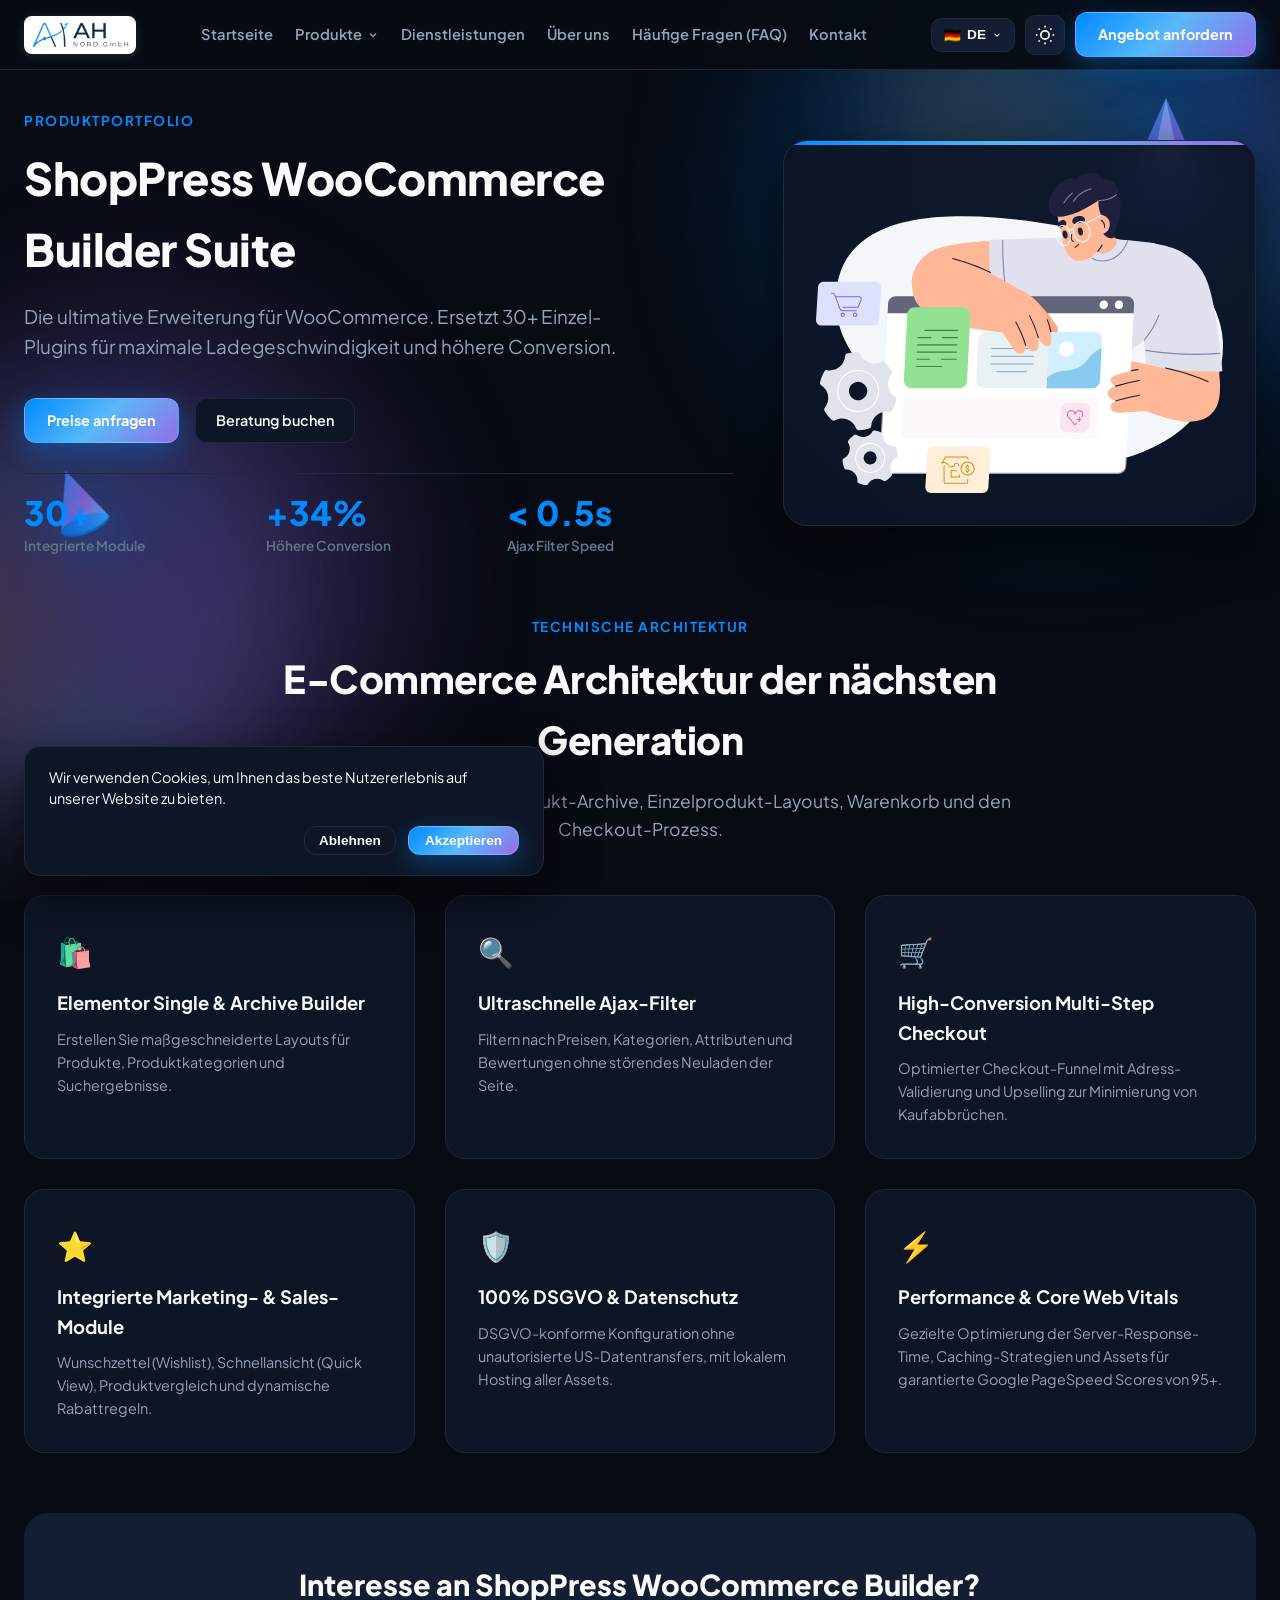
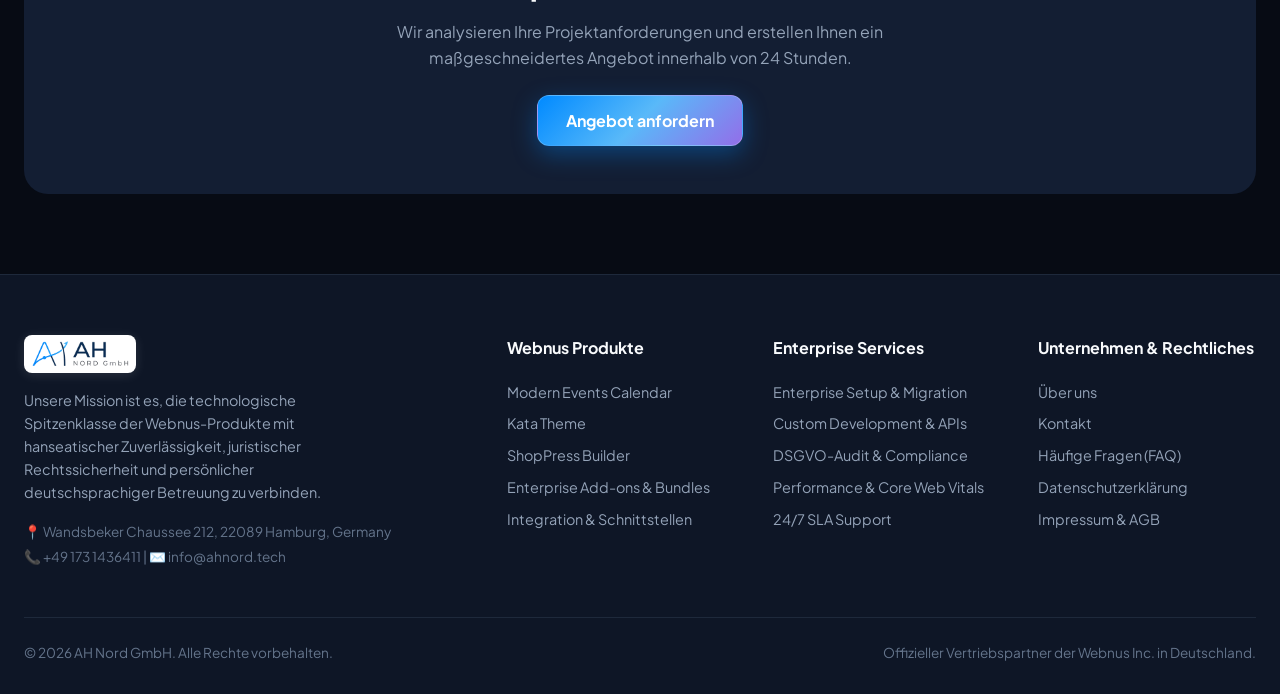
<file: pages/shoppress.html>
<!DOCTYPE html>
<html lang="de" data-theme="dark">
<head>
  <meta charset="UTF-8">
  <meta name="viewport" content="width=device-width, initial-scale=1.0">
  <title>ShopPress WooCommerce Builder Suite | AH Nord GmbH</title>
  <meta name="description" content="AH Nord GmbH — Offizieller Enterprise Partner & Reseller von Webnus in Deutschland. Modern Events Calendar, Kata Theme und ShopPress WooCommerce Builder.">
  <link rel="icon" type="image/webp" href="../img/favicon.webp">
  <link rel="icon" type="image/png" href="../img/favicon.png">
  <link rel="apple-touch-icon" href="../img/favicon.png">
  
  <meta property="og:type" content="website">
  <meta property="og:title" content="ShopPress WooCommerce Builder Suite | AH Nord GmbH">
  <meta property="og:description" content="Offizieller Vertrieb und Integration von Webnus Enterprise Lösungen in Deutschland.">
  <meta property="og:image" content="../img/og-image.svg">
  
  <link rel="preconnect" href="https://fonts.googleapis.com">
  <link rel="preconnect" href="https://fonts.gstatic.com" crossorigin>
  <link href="https://fonts.googleapis.com/css2?family=Plus+Jakarta+Sans:wght@400;500;600;700;800;900&display=swap" rel="stylesheet">
  <link rel="stylesheet" href="../css/style.css?v=2.2">
</head>
<body>
  <!-- Ambient Floating Animation Shapes (Conical Gradients & 3D Cones) -->
  <div class="canvas-backdrop">
    <div class="conic-shape conic-shape-1"></div>
    <div class="conic-shape conic-shape-2"></div>
    <div class="shape-blob shape-1"></div>
    <div class="shape-blob shape-2"></div>
    
    <!-- 3D Conical Geometric Floating SVG Shape 1 -->
    <svg class="conic-3d-cone floating-cone-1" width="100" height="130" viewBox="0 0 100 130" fill="none">
      <defs>
        <linearGradient id="coneGrad1" x1="0%" y1="0%" x2="100%" y2="100%">
          <stop offset="0%" stop-color="#008AFF" stop-opacity="0.85"/>
          <stop offset="60%" stop-color="#936EE9" stop-opacity="0.75"/>
          <stop offset="100%" stop-color="#59B9F9" stop-opacity="0.9"/>
        </linearGradient>
        <linearGradient id="coneBase1" x1="0%" y1="0%" x2="100%" y2="0%">
          <stop offset="0%" stop-color="#0066CC" stop-opacity="0.9"/>
          <stop offset="100%" stop-color="#008AFF" stop-opacity="0.5"/>
        </linearGradient>
      </defs>
      <path d="M50 8 L90 98 C72 112 28 112 10 98 Z" fill="url(#coneGrad1)"/>
      <ellipse cx="50" cy="98" rx="40" ry="14" fill="url(#coneBase1)"/>
      <path d="M50 8 L68 98 C60 106 40 106 32 98 Z" fill="white" fill-opacity="0.25"/>
    </svg>

    <!-- 3D Conical Geometric Floating SVG Shape 2 -->
    <svg class="conic-3d-cone floating-cone-2" width="80" height="110" viewBox="0 0 100 130" fill="none">
      <path d="M50 8 L90 98 C72 112 28 112 10 98 Z" fill="url(#coneGrad1)"/>
      <ellipse cx="50" cy="98" rx="40" ry="14" fill="url(#coneBase1)"/>
    </svg>
  </div>

  <!-- Sticky Header -->
  <header class="site-header">
    <div class="header-container">
      <a href="../index.html" class="brand-link">
        <img src="../img/logo.webp" alt="AH Nord GmbH Logo" class="brand-logo">
      </a>
      
      <!-- Desktop Navigation -->
      <nav class="main-nav">
        <a href="../index.html" class="nav-link" data-i18n="nav_home">Startseite</a>
        
        <div class="nav-dropdown-wrapper">
          <a href="../index.html#products" class="nav-link nav-dropdown-trigger">
            <span data-i18n="nav_products">Produkte</span>
            <svg width="12" height="12" viewBox="0 0 24 24" fill="none" stroke="currentColor" stroke-width="2.5"><polyline points="6 9 12 15 18 9"></polyline></svg>
          </a>
          <div class="nav-dropdown-menu">
            <a href="../pages/modern-events-calendar.html" class="dropdown-item">
              <span style="font-size:1.3rem;">📅</span>
              <div>
                <span class="dropdown-item-title" data-i18n="nav_mec">Modern Events Calendar</span>
                <span class="dropdown-item-desc">#1 WordPress Events Platform</span>
              </div>
            </a>
            <a href="../pages/kata-theme.html" class="dropdown-item">
              <span style="font-size:1.3rem;">⚡</span>
              <div>
                <span class="dropdown-item-title" data-i18n="nav_kata">Kata Theme</span>
                <span class="dropdown-item-desc">100/100 PageSpeed Builder</span>
              </div>
            </a>
            <a href="../pages/shoppress.html" class="dropdown-item">
              <span style="font-size:1.3rem;">🛍️</span>
              <div>
                <span class="dropdown-item-title" data-i18n="nav_shoppress">ShopPress Builder</span>
                <span class="dropdown-item-desc">WooCommerce Suite for Elementor</span>
              </div>
            </a>
          </div>
        </div>

        <a href="../pages/services.html" class="nav-link" data-i18n="nav_services">Dienstleistungen</a>
        <a href="../pages/about.html" class="nav-link" data-i18n="nav_about">Über uns</a>
        <a href="../pages/faq.html" class="nav-link" data-i18n="nav_faq">Häufige Fragen (FAQ)</a>
        <a href="../pages/contact.html" class="nav-link" data-i18n="nav_contact">Kontakt</a>
      </nav>
      
      <!-- Header Controls -->
      <div class="header-actions">
        <!-- Language Switcher Pill -->
        <div class="lang-dropdown-wrapper">
          <button class="lang-dropdown-btn" onclick="toggleLangMenu(event)" aria-label="Sprachauswahl">
            <span class="current-lang-flag">🇩🇪</span>
            <span class="current-lang-code">DE</span>
            <svg width="10" height="10" viewBox="0 0 24 24" fill="none" stroke="currentColor" stroke-width="2.5"><polyline points="6 9 12 15 18 9"></polyline></svg>
          </button>
          <div id="langDropdownMenu" class="lang-dropdown-menu">
            <button class="lang-option active" data-lang="de" onclick="setLanguage('de')">
              <span>🇩🇪</span> <span>Deutsch</span>
            </button>
            <button class="lang-option" data-lang="en" onclick="setLanguage('en')">
              <span>🇬🇧</span> <span>English</span>
            </button>
            <button class="lang-option" data-lang="fr" onclick="setLanguage('fr')">
              <span>🇫🇷</span> <span>Français</span>
            </button>
          </div>
        </div>

        <!-- Theme Toggle Button -->
        <button class="btn-theme-toggle" aria-label="Farbschema umschalten" title="Theme umschalten">
          <svg class="theme-icon-sun" viewBox="0 0 24 24">
            <circle cx="12" cy="12" r="5"></circle>
            <line x1="12" y1="1" x2="12" y2="3"></line>
            <line x1="12" y1="21" x2="12" y2="23"></line>
            <line x1="4.22" y1="4.22" x2="5.64" y2="5.64"></line>
            <line x1="18.36" y1="18.36" x2="19.78" y2="19.78"></line>
            <line x1="1" y1="12" x2="3" y2="12"></line>
            <line x1="21" y1="12" x2="23" y2="12"></line>
            <line x1="4.22" y1="19.78" x2="5.64" y2="18.36"></line>
            <line x1="18.36" y1="5.64" x2="19.78" y2="4.22"></line>
          </svg>
          <svg class="theme-icon-moon" viewBox="0 0 24 24" style="display:none;">
            <path d="M21 12.79A9 9 0 1 1 11.21 3 7 7 0 0 0 21 12.79z"></path>
          </svg>
        </button>

        <a href="../pages/contact.html" class="btn-cta" data-i18n="btn_quote">Angebot anfordern</a>
        
        <!-- Mobile Toggle -->
        <button class="mobile-toggle" id="mobileToggleBtn" onclick="toggleMobileMenu()" aria-label="Menü öffnen">
          <svg width="22" height="22" viewBox="0 0 24 24" fill="none" stroke="currentColor" stroke-width="2.5">
            <line x1="3" y1="12" x2="21" y2="12"></line>
            <line x1="3" y1="6" x2="21" y2="6"></line>
            <line x1="3" y1="18" x2="21" y2="18"></line>
          </svg>
        </button>
      </div>
    </div>
  </header>

  <!-- Mobile Drawer -->
  <div class="mobile-drawer-overlay" id="mobileOverlay" onclick="closeMobileMenu()"></div>
  <aside class="mobile-drawer" id="mobileDrawer">
    <div class="mobile-drawer-header">
      <img src="../img/logo.webp" alt="AH Nord" class="brand-logo mobile-logo" style="height:32px;">
      <button class="mobile-close-btn" onclick="closeMobileMenu()" aria-label="Menü schließen">✕</button>
    </div>
    <div class="mobile-nav-links">
      <a href="../index.html" class="mobile-nav-link" data-i18n="nav_home">Startseite</a>
      <a href="../pages/modern-events-calendar.html" class="mobile-nav-link" data-i18n="nav_mec">Modern Events Calendar</a>
      <a href="../pages/kata-theme.html" class="mobile-nav-link" data-i18n="nav_kata">Kata Theme</a>
      <a href="../pages/shoppress.html" class="mobile-nav-link" data-i18n="nav_shoppress">ShopPress Builder</a>
      <a href="../pages/services.html" class="mobile-nav-link" data-i18n="nav_services">Dienstleistungen</a>
      <a href="../pages/about.html" class="mobile-nav-link" data-i18n="nav_about">Über uns</a>
      <a href="../pages/faq.html" class="mobile-nav-link" data-i18n="nav_faq">Häufige Fragen (FAQ)</a>
      <a href="../pages/contact.html" class="mobile-nav-link" data-i18n="nav_contact">Kontakt</a>
    </div>
    <div style="margin-top:auto; padding-top:20px;">
      <a href="../pages/contact.html" class="btn-cta" style="width:100%; justify-content:center;" data-i18n="btn_quote">Angebot anfordern</a>
    </div>
  </aside>

  <main class="main-wrapper">

<section class="section-container" style="padding-top:40px;">
  <div style="display:grid; grid-template-columns:1.2fr 0.8fr; gap:50px; align-items:center; margin-bottom:60px;">
    <div>
      <span class="section-tag" data-i18n="tag_portfolio">WEBNUS ENTERPRISE</span>
      <h1 class="section-title" style="font-size:2.8rem; margin-bottom:16px;" data-i18n="shoppress_page_title">ShopPress WooCommerce Builder Suite</h1>
      <p class="hero-subtitle" data-i18n="shoppress_page_sub">Die ultimative Erweiterung für WooCommerce. Ersetzt 30+ Einzel-Plugins für maximale Ladegeschwindigkeit und höhere Conversion.</p>
      <div style="display:flex; gap:16px; margin-bottom:30px;">
        <a href="../pages/contact.html" class="btn-cta" data-i18n="btn_pricing">Preise & Lizenz anfragen</a>
        <a href="../pages/services.html" class="btn-secondary" data-i18n="btn_contact">Setup & Support buchen</a>
      </div>
      <div style="display:grid; grid-template-columns:repeat(3, 1fr); gap:16px; border-top:1px solid var(--border-color); padding-top:20px;">
        <div>
          <div class="stat-val">30+</div>
          <div class="stat-label">Integrierte Module</div>
        </div>
        <div>
          <div class="stat-val">+34%</div>
          <div class="stat-label">Höhere Conversion</div>
        </div>
        <div>
          <div class="stat-val">&lt; 0.5s</div>
          <div class="stat-label">Ajax Filter Speed</div>
        </div>
      </div>
    </div>
    <div>
      <div class="visual-card-glass floating-element">
        <img src="../img/shoppress-hero.svg" alt="ShopPress Builder" style="border-radius:14px;">
      </div>
    </div>
  </div>

  <div class="section-header">
    <span class="section-tag" data-i18n="tag_tech_specs">TECHNISCHE ARCHITEKTUR</span>
    <h2 class="section-title" data-i18n="shoppress_arch_heading">E-Commerce Architektur der nächsten Generation</h2>
    <p class="section-sub" data-i18n="shoppress_arch_sub">Vollständige Kontrolle über Produkt-Archive, Einzelprodukt-Layouts, Warenkorb und den Checkout-Prozess.</p>
  </div>

  <div class="cards-grid-3" style="margin-bottom:60px;">
    <div class="product-card">
      <div style="font-size:1.8rem; color:var(--primary-blue); margin-bottom:14px;">🛍️</div>
      <h3 style="font-size:1.15rem; font-weight:700; margin-bottom:10px;" data-i18n="shoppress_f1_title">Elementor Single & Archive Builder</h3>
      <p style="color:var(--text-secondary); font-size:0.9rem;" data-i18n="shoppress_f1_desc">Erstellen Sie maßgeschneiderte Layouts für Produkte, Produktkategorien und Suchergebnisse.</p>
    </div>
    <div class="product-card">
      <div style="font-size:1.8rem; color:var(--primary-blue); margin-bottom:14px;">🔍</div>
      <h3 style="font-size:1.15rem; font-weight:700; margin-bottom:10px;" data-i18n="shoppress_f2_title">Ultraschnelle Ajax-Filter</h3>
      <p style="color:var(--text-secondary); font-size:0.9rem;" data-i18n="shoppress_f2_desc">Filtern nach Preisen, Kategorien, Attributen und Bewertungen ohne störendes Neuladen der Seite.</p>
    </div>
    <div class="product-card">
      <div style="font-size:1.8rem; color:var(--primary-blue); margin-bottom:14px;">🛒</div>
      <h3 style="font-size:1.15rem; font-weight:700; margin-bottom:10px;" data-i18n="shoppress_f3_title">High-Conversion Multi-Step Checkout</h3>
      <p style="color:var(--text-secondary); font-size:0.9rem;" data-i18n="shoppress_f3_desc">Optimierter Checkout-Funnel mit Adress-Validierung und Upselling zur Minimierung von Kaufabbrüchen.</p>
    </div>
    <div class="product-card">
      <div style="font-size:1.8rem; color:var(--primary-blue); margin-bottom:14px;">⭐</div>
      <h3 style="font-size:1.15rem; font-weight:700; margin-bottom:10px;" data-i18n="shoppress_f4_title">Integrierte Marketing- & Sales-Module</h3>
      <p style="color:var(--text-secondary); font-size:0.9rem;" data-i18n="shoppress_f4_desc">Wunschzettel (Wishlist), Schnellansicht (Quick View), Produktvergleich und dynamische Rabattregeln.</p>
    </div>
    <div class="product-card">
      <div style="font-size:1.8rem; color:var(--primary-blue); margin-bottom:14px;">🛡️</div>
      <h3 style="font-size:1.15rem; font-weight:700; margin-bottom:10px;" data-i18n="why_2_title">100% DSGVO & Datenschutz</h3>
      <p style="color:var(--text-secondary); font-size:0.9rem;" data-i18n="why_2_desc">DSGVO-konforme Konfiguration ohne unautorisierte US-Datentransfers, mit lokalem Hosting aller Assets.</p>
    </div>
    <div class="product-card">
      <div style="font-size:1.8rem; color:var(--primary-blue); margin-bottom:14px;">⚡</div>
      <h3 style="font-size:1.15rem; font-weight:700; margin-bottom:10px;" data-i18n="srv_4_title">Performance & Core Web Vitals</h3>
      <p style="color:var(--text-secondary); font-size:0.9rem;" data-i18n="srv_4_desc">Gezielte Optimierung der Server-Response-Time, Caching-Strategien und Assets für garantierte Google PageSpeed Scores von 95+.</p>
    </div>
  </div>

  <div style="text-align:center; background:var(--bg-surface-alt); padding:48px 24px; border-radius:24px;">
    <h3 style="font-size:1.8rem; font-weight:800; margin-bottom:12px;">Interesse an ShopPress WooCommerce Builder?</h3>
    <p style="color:var(--text-secondary); margin-bottom:24px; max-width:600px; margin-left:auto; margin-right:auto;" data-i18n="contact_sub">Fordern Sie jetzt Ihr unverbindliches Angebot für Enterprise-Lizenzen, Support oder individuelle Anpassungen an.</p>
    <a href="../pages/contact.html" class="btn-cta" style="padding:12px 28px; font-size:1rem;" data-i18n="btn_quote">Jetzt Angebot anfordern</a>
  </div>
</section>

  </main>

  <!-- Back to Top FAB -->
  <button id="backToTopBtn" class="back-to-top-btn" aria-label="Nach oben scrollen" title="Nach oben">
    <svg width="20" height="20" viewBox="0 0 24 24" fill="none" stroke="currentColor" stroke-width="2.5">
      <polyline points="18 15 12 9 6 15"></polyline>
    </svg>
  </button>

  <!-- Sticky Mobile Action Footer -->
  <div class="mobile-sticky-cta">
    <span style="font-weight:700; font-size:0.85rem;">AH Nord GmbH</span>
    <a href="../pages/contact.html" class="btn-cta" style="padding: 8px 16px; font-size: 0.82rem;" data-i18n="btn_quote">Angebot anfordern</a>
  </div>

  <!-- Cookie Banner -->
  <div id="cookieBanner" class="cookie-banner">
    <p style="font-size:0.9rem; line-height:1.5;" data-i18n="cookie_text">
      Wir verwenden Cookies, um Ihnen das beste Nutzererlebnis auf unserer Website zu bieten.
    </p>
    <div style="display:flex; gap:12px; justify-content:flex-end;">
      <button onclick="declineCookies()" class="btn-secondary" style="padding:6px 14px; font-size:0.85rem;" data-i18n="cookie_decline">Ablehnen</button>
      <button onclick="acceptCookies()" class="btn-cta" style="padding:6px 16px; font-size:0.85rem;" data-i18n="cookie_accept">Akzeptieren</button>
    </div>
  </div>

  <!-- Footer with EXACTLY 5 items in each of the 3 link columns -->
  <footer class="site-footer">
    <div class="footer-grid">
      <div>
        <img src="../img/logo.webp" alt="AH Nord GmbH Logo" class="brand-logo footer-logo" style="height:38px; margin-bottom:16px;">
        <p style="color:var(--text-secondary); font-size:0.9rem; margin-bottom:16px; max-width:320px;" data-i18n="about_desc_2">
          Unsere Mission ist es, die technologische Spitzenklasse der Webnus-Produkte mit hanseatischer Zuverlässigkeit und juristischer Sicherheit zu verbinden.
        </p>
        <p style="font-size:0.85rem; color:var(--text-muted); line-height:1.8;">
          📍 Wandsbeker Chaussee 212, 22089 Hamburg, Germany<br>
          📞 +49 173 1436411 | ✉️ info@ahnord.tech
        </p>
      </div>

      <!-- Column 1: Webnus Produkte (5 items) -->
      <div>
        <h4 style="font-size:1rem; font-weight:700; margin-bottom:16px;" data-i18n="footer_col_products">Webnus Produkte</h4>
        <ul class="footer-col-list" style="list-style:none; font-size:0.9rem; line-height:2.2;">
          <li><a href="../pages/modern-events-calendar.html" style="color:var(--text-secondary);" data-i18n="nav_mec">Modern Events Calendar</a></li>
          <li><a href="../pages/kata-theme.html" style="color:var(--text-secondary);" data-i18n="nav_kata">Kata WordPress Theme</a></li>
          <li><a href="../pages/shoppress.html" style="color:var(--text-secondary);" data-i18n="nav_shoppress">ShopPress Builder</a></li>
          <li><a href="../pages/modern-events-calendar.html" style="color:var(--text-secondary);" data-i18n="footer_item_addons">Enterprise Add-ons & Bundles</a></li>
          <li><a href="../pages/services.html" style="color:var(--text-secondary);" data-i18n="footer_item_integrations">Integration & Schnittstellen</a></li>
        </ul>
      </div>

      <!-- Column 2: Enterprise Services (5 items) -->
      <div>
        <h4 style="font-size:1rem; font-weight:700; margin-bottom:16px;" data-i18n="footer_col_services">Enterprise Services</h4>
        <ul class="footer-col-list" style="list-style:none; font-size:0.9rem; line-height:2.2;">
          <li><a href="../pages/services.html" style="color:var(--text-secondary);" data-i18n="srv_1_title">Enterprise Setup & Migration</a></li>
          <li><a href="../pages/services.html" style="color:var(--text-secondary);" data-i18n="srv_2_title">Custom Development & APIs</a></li>
          <li><a href="../pages/services.html" style="color:var(--text-secondary);" data-i18n="srv_3_title">DSGVO-Audit & Compliance</a></li>
          <li><a href="../pages/services.html" style="color:var(--text-secondary);" data-i18n="srv_4_title">Performance & Core Web Vitals</a></li>
          <li><a href="../pages/services.html" style="color:var(--text-secondary);" data-i18n="srv_5_title">24/7 SLA Support</a></li>
        </ul>
      </div>

      <!-- Column 3: Unternehmen & Rechtliches (5 items) -->
      <div>
        <h4 style="font-size:1rem; font-weight:700; margin-bottom:16px;" data-i18n="footer_col_legal">Unternehmen & Rechtliches</h4>
        <ul class="footer-col-list" style="list-style:none; font-size:0.9rem; line-height:2.2;">
          <li><a href="../pages/about.html" style="color:var(--text-secondary);" data-i18n="nav_about">Über uns</a></li>
          <li><a href="../pages/contact.html" style="color:var(--text-secondary);" data-i18n="nav_contact">Kontakt & Beratung</a></li>
          <li><a href="../pages/faq.html" style="color:var(--text-secondary);" data-i18n="nav_faq">Häufige Fragen (FAQ)</a></li>
          <li><a href="../pages/privacy.html" style="color:var(--text-secondary);" data-i18n="privacy_policy">Datenschutzerklärung</a></li>
          <li><a href="../pages/terms.html" style="color:var(--text-secondary);" data-i18n="terms_conditions">Impressum & AGB</a></li>
        </ul>
      </div>
    </div>
    
    <div class="footer-bottom">
      <span>© 2026 AH Nord GmbH. <span data-i18n="footer_rights">Alle Rechte vorbehalten.</span></span>
      <span data-i18n="footer_partner_note">Offizieller Vertriebspartner der Webnus Inc. in Deutschland.</span>
    </div>
  </footer>

  <script src="../js/main.js?v=2.2"></script>
</body>
</html>
</file>
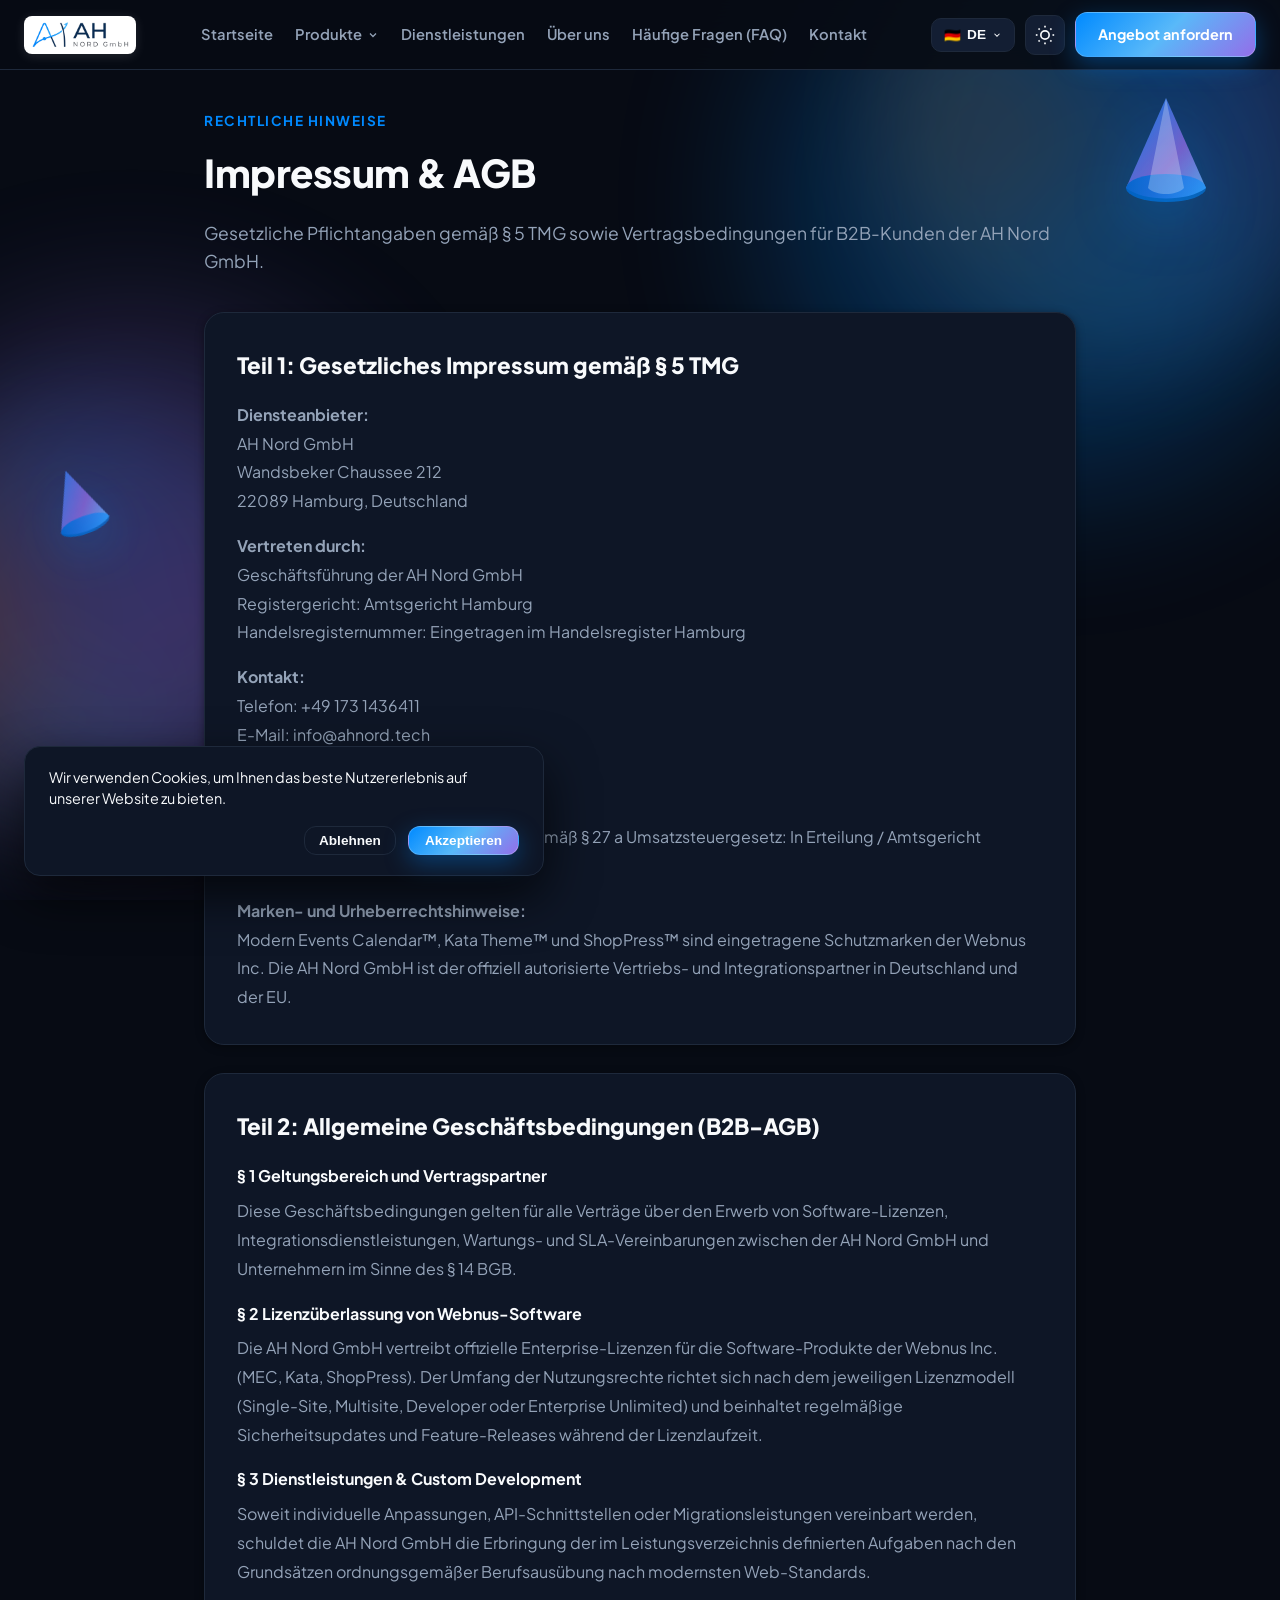
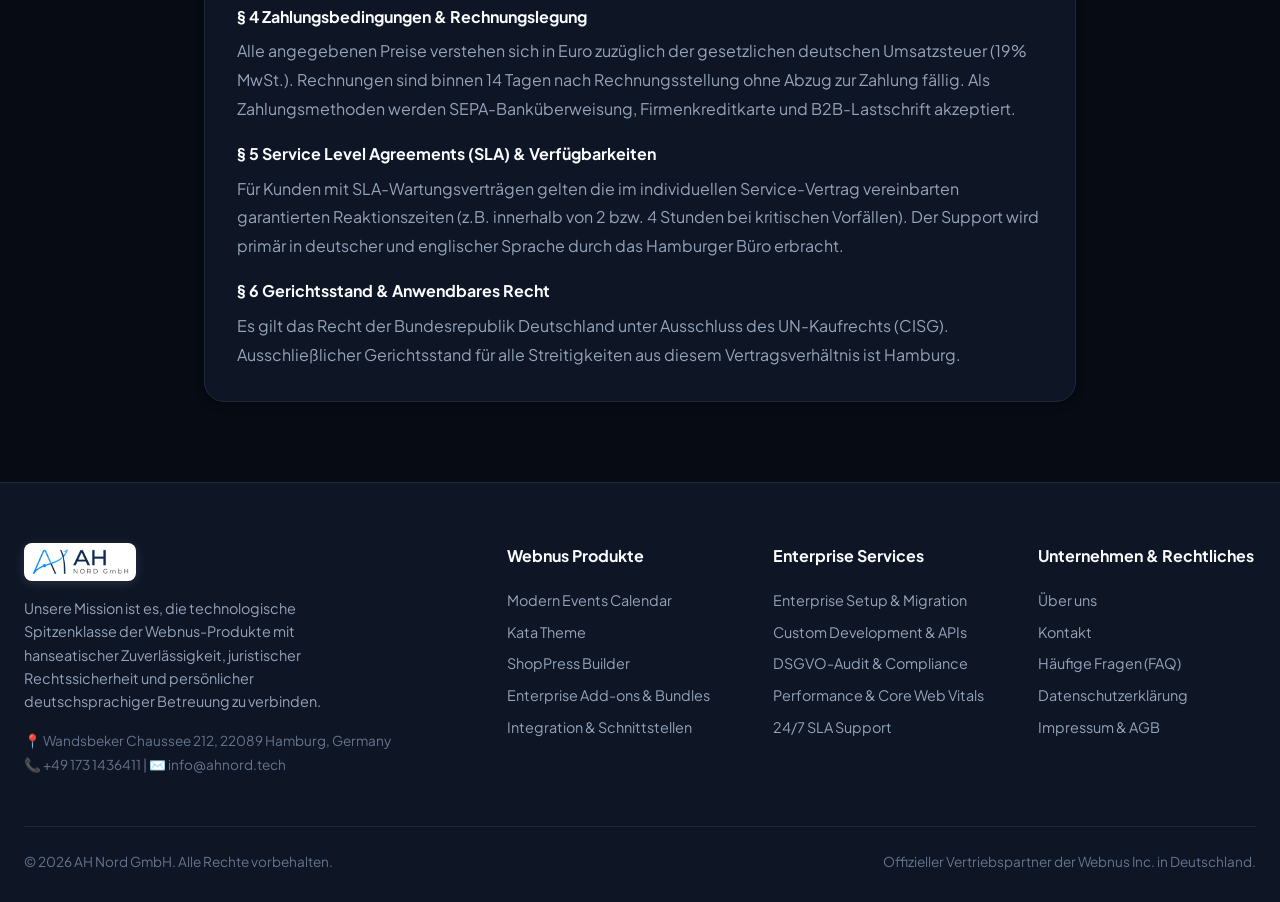
<file: pages/terms.html>
<!DOCTYPE html>
<html lang="de" data-theme="dark">
<head>
  <meta charset="UTF-8">
  <meta name="viewport" content="width=device-width, initial-scale=1.0">
  <title>Impressum & AGB | AH Nord GmbH</title>
  <meta name="description" content="AH Nord GmbH — Offizieller Enterprise Partner & Reseller von Webnus in Deutschland. Modern Events Calendar, Kata Theme und ShopPress WooCommerce Builder.">
  <link rel="icon" type="image/webp" href="../img/favicon.webp">
  <link rel="icon" type="image/png" href="../img/favicon.png">
  <link rel="apple-touch-icon" href="../img/favicon.png">
  
  <meta property="og:type" content="website">
  <meta property="og:title" content="Impressum & AGB | AH Nord GmbH">
  <meta property="og:description" content="Offizieller Vertrieb und Integration von Webnus Enterprise Lösungen in Deutschland.">
  <meta property="og:image" content="../img/og-image.svg">
  
  <link rel="preconnect" href="https://fonts.googleapis.com">
  <link rel="preconnect" href="https://fonts.gstatic.com" crossorigin>
  <link href="https://fonts.googleapis.com/css2?family=Plus+Jakarta+Sans:wght@400;500;600;700;800;900&display=swap" rel="stylesheet">
  <link rel="stylesheet" href="../css/style.css?v=2.2">
</head>
<body>
  <!-- Ambient Floating Animation Shapes (Conical Gradients & 3D Cones) -->
  <div class="canvas-backdrop">
    <div class="conic-shape conic-shape-1"></div>
    <div class="conic-shape conic-shape-2"></div>
    <div class="shape-blob shape-1"></div>
    <div class="shape-blob shape-2"></div>
    
    <!-- 3D Conical Geometric Floating SVG Shape 1 -->
    <svg class="conic-3d-cone floating-cone-1" width="100" height="130" viewBox="0 0 100 130" fill="none">
      <defs>
        <linearGradient id="coneGrad1" x1="0%" y1="0%" x2="100%" y2="100%">
          <stop offset="0%" stop-color="#008AFF" stop-opacity="0.85"/>
          <stop offset="60%" stop-color="#936EE9" stop-opacity="0.75"/>
          <stop offset="100%" stop-color="#59B9F9" stop-opacity="0.9"/>
        </linearGradient>
        <linearGradient id="coneBase1" x1="0%" y1="0%" x2="100%" y2="0%">
          <stop offset="0%" stop-color="#0066CC" stop-opacity="0.9"/>
          <stop offset="100%" stop-color="#008AFF" stop-opacity="0.5"/>
        </linearGradient>
      </defs>
      <path d="M50 8 L90 98 C72 112 28 112 10 98 Z" fill="url(#coneGrad1)"/>
      <ellipse cx="50" cy="98" rx="40" ry="14" fill="url(#coneBase1)"/>
      <path d="M50 8 L68 98 C60 106 40 106 32 98 Z" fill="white" fill-opacity="0.25"/>
    </svg>

    <!-- 3D Conical Geometric Floating SVG Shape 2 -->
    <svg class="conic-3d-cone floating-cone-2" width="80" height="110" viewBox="0 0 100 130" fill="none">
      <path d="M50 8 L90 98 C72 112 28 112 10 98 Z" fill="url(#coneGrad1)"/>
      <ellipse cx="50" cy="98" rx="40" ry="14" fill="url(#coneBase1)"/>
    </svg>
  </div>

  <!-- Sticky Header -->
  <header class="site-header">
    <div class="header-container">
      <a href="../index.html" class="brand-link">
        <img src="../img/logo.webp" alt="AH Nord GmbH Logo" class="brand-logo">
      </a>
      
      <!-- Desktop Navigation -->
      <nav class="main-nav">
        <a href="../index.html" class="nav-link" data-i18n="nav_home">Startseite</a>
        
        <div class="nav-dropdown-wrapper">
          <a href="../index.html#products" class="nav-link nav-dropdown-trigger">
            <span data-i18n="nav_products">Produkte</span>
            <svg width="12" height="12" viewBox="0 0 24 24" fill="none" stroke="currentColor" stroke-width="2.5"><polyline points="6 9 12 15 18 9"></polyline></svg>
          </a>
          <div class="nav-dropdown-menu">
            <a href="../pages/modern-events-calendar.html" class="dropdown-item">
              <span style="font-size:1.3rem;">📅</span>
              <div>
                <span class="dropdown-item-title" data-i18n="nav_mec">Modern Events Calendar</span>
                <span class="dropdown-item-desc">#1 WordPress Events Platform</span>
              </div>
            </a>
            <a href="../pages/kata-theme.html" class="dropdown-item">
              <span style="font-size:1.3rem;">⚡</span>
              <div>
                <span class="dropdown-item-title" data-i18n="nav_kata">Kata Theme</span>
                <span class="dropdown-item-desc">100/100 PageSpeed Builder</span>
              </div>
            </a>
            <a href="../pages/shoppress.html" class="dropdown-item">
              <span style="font-size:1.3rem;">🛍️</span>
              <div>
                <span class="dropdown-item-title" data-i18n="nav_shoppress">ShopPress Builder</span>
                <span class="dropdown-item-desc">WooCommerce Suite for Elementor</span>
              </div>
            </a>
          </div>
        </div>

        <a href="../pages/services.html" class="nav-link" data-i18n="nav_services">Dienstleistungen</a>
        <a href="../pages/about.html" class="nav-link" data-i18n="nav_about">Über uns</a>
        <a href="../pages/faq.html" class="nav-link" data-i18n="nav_faq">Häufige Fragen (FAQ)</a>
        <a href="../pages/contact.html" class="nav-link" data-i18n="nav_contact">Kontakt</a>
      </nav>
      
      <!-- Header Controls -->
      <div class="header-actions">
        <!-- Language Switcher Pill -->
        <div class="lang-dropdown-wrapper">
          <button class="lang-dropdown-btn" onclick="toggleLangMenu(event)" aria-label="Sprachauswahl">
            <span class="current-lang-flag">🇩🇪</span>
            <span class="current-lang-code">DE</span>
            <svg width="10" height="10" viewBox="0 0 24 24" fill="none" stroke="currentColor" stroke-width="2.5"><polyline points="6 9 12 15 18 9"></polyline></svg>
          </button>
          <div id="langDropdownMenu" class="lang-dropdown-menu">
            <button class="lang-option active" data-lang="de" onclick="setLanguage('de')">
              <span>🇩🇪</span> <span>Deutsch</span>
            </button>
            <button class="lang-option" data-lang="en" onclick="setLanguage('en')">
              <span>🇬🇧</span> <span>English</span>
            </button>
            <button class="lang-option" data-lang="fr" onclick="setLanguage('fr')">
              <span>🇫🇷</span> <span>Français</span>
            </button>
          </div>
        </div>

        <!-- Theme Toggle Button -->
        <button class="btn-theme-toggle" aria-label="Farbschema umschalten" title="Theme umschalten">
          <svg class="theme-icon-sun" viewBox="0 0 24 24">
            <circle cx="12" cy="12" r="5"></circle>
            <line x1="12" y1="1" x2="12" y2="3"></line>
            <line x1="12" y1="21" x2="12" y2="23"></line>
            <line x1="4.22" y1="4.22" x2="5.64" y2="5.64"></line>
            <line x1="18.36" y1="18.36" x2="19.78" y2="19.78"></line>
            <line x1="1" y1="12" x2="3" y2="12"></line>
            <line x1="21" y1="12" x2="23" y2="12"></line>
            <line x1="4.22" y1="19.78" x2="5.64" y2="18.36"></line>
            <line x1="18.36" y1="5.64" x2="19.78" y2="4.22"></line>
          </svg>
          <svg class="theme-icon-moon" viewBox="0 0 24 24" style="display:none;">
            <path d="M21 12.79A9 9 0 1 1 11.21 3 7 7 0 0 0 21 12.79z"></path>
          </svg>
        </button>

        <a href="../pages/contact.html" class="btn-cta" data-i18n="btn_quote">Angebot anfordern</a>
        
        <!-- Mobile Toggle -->
        <button class="mobile-toggle" id="mobileToggleBtn" onclick="toggleMobileMenu()" aria-label="Menü öffnen">
          <svg width="22" height="22" viewBox="0 0 24 24" fill="none" stroke="currentColor" stroke-width="2.5">
            <line x1="3" y1="12" x2="21" y2="12"></line>
            <line x1="3" y1="6" x2="21" y2="6"></line>
            <line x1="3" y1="18" x2="21" y2="18"></line>
          </svg>
        </button>
      </div>
    </div>
  </header>

  <!-- Mobile Drawer -->
  <div class="mobile-drawer-overlay" id="mobileOverlay" onclick="closeMobileMenu()"></div>
  <aside class="mobile-drawer" id="mobileDrawer">
    <div class="mobile-drawer-header">
      <img src="../img/logo.webp" alt="AH Nord" class="brand-logo mobile-logo" style="height:32px;">
      <button class="mobile-close-btn" onclick="closeMobileMenu()" aria-label="Menü schließen">✕</button>
    </div>
    <div class="mobile-nav-links">
      <a href="../index.html" class="mobile-nav-link" data-i18n="nav_home">Startseite</a>
      <a href="../pages/modern-events-calendar.html" class="mobile-nav-link" data-i18n="nav_mec">Modern Events Calendar</a>
      <a href="../pages/kata-theme.html" class="mobile-nav-link" data-i18n="nav_kata">Kata Theme</a>
      <a href="../pages/shoppress.html" class="mobile-nav-link" data-i18n="nav_shoppress">ShopPress Builder</a>
      <a href="../pages/services.html" class="mobile-nav-link" data-i18n="nav_services">Dienstleistungen</a>
      <a href="../pages/about.html" class="mobile-nav-link" data-i18n="nav_about">Über uns</a>
      <a href="../pages/faq.html" class="mobile-nav-link" data-i18n="nav_faq">Häufige Fragen (FAQ)</a>
      <a href="../pages/contact.html" class="mobile-nav-link" data-i18n="nav_contact">Kontakt</a>
    </div>
    <div style="margin-top:auto; padding-top:20px;">
      <a href="../pages/contact.html" class="btn-cta" style="width:100%; justify-content:center;" data-i18n="btn_quote">Angebot anfordern</a>
    </div>
  </aside>

  <main class="main-wrapper">

<section class="section-container" style="padding-top:40px; max-width:920px;">
  <span class="section-tag" data-i18n="tag_legal">RECHTLICHE HINWEISE</span>
  <h1 class="section-title" data-i18n="terms_conditions">Impressum & Allgemeine Geschäftsbedingungen (AGB)</h1>
  <p class="section-sub" style="margin-bottom:36px;">
    Gesetzliche Pflichtangaben gemäß § 5 TMG sowie Vertragsbedingungen für B2B-Kunden der AH Nord GmbH.
  </p>

  <div style="display:flex; flex-direction:column; gap:28px;">
    <!-- TEIL 1: IMPRESSUM -->
    <div style="background:var(--bg-surface); border:1px solid var(--border-color); border-radius:20px; padding:32px; box-shadow:var(--shadow-sm); line-height:1.8; color:var(--text-secondary);">
      <h2 style="color:var(--text-primary); font-size:1.4rem; font-weight:800; margin-bottom:16px;">Teil 1: Gesetzliches Impressum gemäß § 5 TMG</h2>
      
      <p style="margin-bottom:16px;">
        <strong>Diensteanbieter:</strong><br>
        AH Nord GmbH<br>
        Wandsbeker Chaussee 212<br>
        22089 Hamburg, Deutschland
      </p>

      <p style="margin-bottom:16px;">
        <strong>Vertreten durch:</strong><br>
        Geschäftsführung der AH Nord GmbH<br>
        Registergericht: Amtsgericht Hamburg<br>
        Handelsregisternummer: Eingetragen im Handelsregister Hamburg
      </p>

      <p style="margin-bottom:16px;">
        <strong>Kontakt:</strong><br>
        Telefon: +49 173 1436411<br>
        E-Mail: info@ahnord.tech<br>
        Internet: https://ahnord.tech
      </p>

      <p style="margin-bottom:16px;">
        <strong>Umsatzsteuer-Identifikationsnummer:</strong><br>
        Umsatzsteuer-Identifikationsnummer gemäß § 27 a Umsatzsteuergesetz: In Erteilung / Amtsgericht Hamburg.
      </p>

      <p>
        <strong>Marken- und Urheberrechtshinweise:</strong><br>
        Modern Events Calendar™, Kata Theme™ und ShopPress™ sind eingetragene Schutzmarken der Webnus Inc. Die AH Nord GmbH ist der offiziell autorisierte Vertriebs- und Integrationspartner in Deutschland und der EU.
      </p>
    </div>

    <!-- TEIL 2: AGB -->
    <div style="background:var(--bg-surface); border:1px solid var(--border-color); border-radius:20px; padding:32px; box-shadow:var(--shadow-sm); line-height:1.8; color:var(--text-secondary);">
      <h2 style="color:var(--text-primary); font-size:1.4rem; font-weight:800; margin-bottom:16px;">Teil 2: Allgemeine Geschäftsbedingungen (B2B-AGB)</h2>

      <h4 style="color:var(--text-primary); margin-top:16px; margin-bottom:6px;">§ 1 Geltungsbereich und Vertragspartner</h4>
      <p>Diese Geschäftsbedingungen gelten für alle Verträge über den Erwerb von Software-Lizenzen, Integrationsdienstleistungen, Wartungs- und SLA-Vereinbarungen zwischen der AH Nord GmbH und Unternehmern im Sinne des § 14 BGB.</p>

      <h4 style="color:var(--text-primary); margin-top:16px; margin-bottom:6px;">§ 2 Lizenzüberlassung von Webnus-Software</h4>
      <p>Die AH Nord GmbH vertreibt offizielle Enterprise-Lizenzen für die Software-Produkte der Webnus Inc. (MEC, Kata, ShopPress). Der Umfang der Nutzungsrechte richtet sich nach dem jeweiligen Lizenzmodell (Single-Site, Multisite, Developer oder Enterprise Unlimited) und beinhaltet regelmäßige Sicherheitsupdates und Feature-Releases während der Lizenzlaufzeit.</p>

      <h4 style="color:var(--text-primary); margin-top:16px; margin-bottom:6px;">§ 3 Dienstleistungen & Custom Development</h4>
      <p>Soweit individuelle Anpassungen, API-Schnittstellen oder Migrationsleistungen vereinbart werden, schuldet die AH Nord GmbH die Erbringung der im Leistungsverzeichnis definierten Aufgaben nach den Grundsätzen ordnungsgemäßer Berufsausübung nach modernsten Web-Standards.</p>

      <h4 style="color:var(--text-primary); margin-top:16px; margin-bottom:6px;">§ 4 Zahlungsbedingungen & Rechnungslegung</h4>
      <p>Alle angegebenen Preise verstehen sich in Euro zuzüglich der gesetzlichen deutschen Umsatzsteuer (19% MwSt.). Rechnungen sind binnen 14 Tagen nach Rechnungsstellung ohne Abzug zur Zahlung fällig. Als Zahlungsmethoden werden SEPA-Banküberweisung, Firmenkreditkarte und B2B-Lastschrift akzeptiert.</p>

      <h4 style="color:var(--text-primary); margin-top:16px; margin-bottom:6px;">§ 5 Service Level Agreements (SLA) & Verfügbarkeiten</h4>
      <p>Für Kunden mit SLA-Wartungsverträgen gelten die im individuellen Service-Vertrag vereinbarten garantierten Reaktionszeiten (z.B. innerhalb von 2 bzw. 4 Stunden bei kritischen Vorfällen). Der Support wird primär in deutscher und englischer Sprache durch das Hamburger Büro erbracht.</p>

      <h4 style="color:var(--text-primary); margin-top:16px; margin-bottom:6px;">§ 6 Gerichtsstand & Anwendbares Recht</h4>
      <p>Es gilt das Recht der Bundesrepublik Deutschland unter Ausschluss des UN-Kaufrechts (CISG). Ausschließlicher Gerichtsstand für alle Streitigkeiten aus diesem Vertragsverhältnis ist Hamburg.</p>
    </div>
  </div>
</section>

  </main>

  <!-- Back to Top FAB -->
  <button id="backToTopBtn" class="back-to-top-btn" aria-label="Nach oben scrollen" title="Nach oben">
    <svg width="20" height="20" viewBox="0 0 24 24" fill="none" stroke="currentColor" stroke-width="2.5">
      <polyline points="18 15 12 9 6 15"></polyline>
    </svg>
  </button>

  <!-- Sticky Mobile Action Footer -->
  <div class="mobile-sticky-cta">
    <span style="font-weight:700; font-size:0.85rem;">AH Nord GmbH</span>
    <a href="../pages/contact.html" class="btn-cta" style="padding: 8px 16px; font-size: 0.82rem;" data-i18n="btn_quote">Angebot anfordern</a>
  </div>

  <!-- Cookie Banner -->
  <div id="cookieBanner" class="cookie-banner">
    <p style="font-size:0.9rem; line-height:1.5;" data-i18n="cookie_text">
      Wir verwenden Cookies, um Ihnen das beste Nutzererlebnis auf unserer Website zu bieten.
    </p>
    <div style="display:flex; gap:12px; justify-content:flex-end;">
      <button onclick="declineCookies()" class="btn-secondary" style="padding:6px 14px; font-size:0.85rem;" data-i18n="cookie_decline">Ablehnen</button>
      <button onclick="acceptCookies()" class="btn-cta" style="padding:6px 16px; font-size:0.85rem;" data-i18n="cookie_accept">Akzeptieren</button>
    </div>
  </div>

  <!-- Symmetrical 5-Item Footer -->
  <footer class="site-footer">
    <div class="footer-grid">
      <div>
        <img src="../img/logo.webp" alt="AH Nord GmbH Logo" class="brand-logo footer-logo" style="height:38px; margin-bottom:16px;">
        <p style="color:var(--text-secondary); font-size:0.9rem; margin-bottom:16px; max-width:320px;" data-i18n="about_desc_2">
          Unsere Mission ist es, die technologische Spitzenklasse der Webnus-Produkte mit hanseatischer Zuverlässigkeit und juristischer Sicherheit zu verbinden.
        </p>
        <p style="font-size:0.85rem; color:var(--text-muted); line-height:1.8;">
          📍 Wandsbeker Chaussee 212, 22089 Hamburg, Germany<br>
          📞 +49 173 1436411 | ✉️ info@ahnord.tech
        </p>
      </div>

      <!-- Column 1: Webnus Produkte (5 items) -->
      <div>
        <h4 style="font-size:1rem; font-weight:700; margin-bottom:16px;" data-i18n="footer_col_products">Webnus Produkte</h4>
        <ul class="footer-col-list" style="list-style:none; font-size:0.9rem; line-height:2.2;">
          <li><a href="../pages/modern-events-calendar.html" style="color:var(--text-secondary);" data-i18n="nav_mec">Modern Events Calendar</a></li>
          <li><a href="../pages/kata-theme.html" style="color:var(--text-secondary);" data-i18n="nav_kata">Kata WordPress Theme</a></li>
          <li><a href="../pages/shoppress.html" style="color:var(--text-secondary);" data-i18n="nav_shoppress">ShopPress Builder</a></li>
          <li><a href="../pages/modern-events-calendar.html" style="color:var(--text-secondary);" data-i18n="footer_item_addons">Enterprise Add-ons & Bundles</a></li>
          <li><a href="../pages/services.html" style="color:var(--text-secondary);" data-i18n="footer_item_integrations">Integration & Schnittstellen</a></li>
        </ul>
      </div>

      <!-- Column 2: Enterprise Services (5 items) -->
      <div>
        <h4 style="font-size:1rem; font-weight:700; margin-bottom:16px;" data-i18n="footer_col_services">Enterprise Services</h4>
        <ul class="footer-col-list" style="list-style:none; font-size:0.9rem; line-height:2.2;">
          <li><a href="../pages/services.html" style="color:var(--text-secondary);" data-i18n="srv_1_title">Enterprise Setup & Migration</a></li>
          <li><a href="../pages/services.html" style="color:var(--text-secondary);" data-i18n="srv_2_title">Custom Development & APIs</a></li>
          <li><a href="../pages/services.html" style="color:var(--text-secondary);" data-i18n="srv_3_title">DSGVO-Audit & Compliance</a></li>
          <li><a href="../pages/services.html" style="color:var(--text-secondary);" data-i18n="srv_4_title">Performance & Core Web Vitals</a></li>
          <li><a href="../pages/services.html" style="color:var(--text-secondary);" data-i18n="srv_5_title">24/7 SLA Support</a></li>
        </ul>
      </div>

      <!-- Column 3: Unternehmen & Rechtliches (5 items) -->
      <div>
        <h4 style="font-size:1rem; font-weight:700; margin-bottom:16px;" data-i18n="footer_col_legal">Unternehmen & Rechtliches</h4>
        <ul class="footer-col-list" style="list-style:none; font-size:0.9rem; line-height:2.2;">
          <li><a href="../pages/about.html" style="color:var(--text-secondary);" data-i18n="nav_about">Über uns</a></li>
          <li><a href="../pages/contact.html" style="color:var(--text-secondary);" data-i18n="nav_contact">Kontakt & Beratung</a></li>
          <li><a href="../pages/faq.html" style="color:var(--text-secondary);" data-i18n="nav_faq">Häufige Fragen (FAQ)</a></li>
          <li><a href="../pages/privacy.html" style="color:var(--text-secondary);" data-i18n="privacy_policy">Datenschutzerklärung</a></li>
          <li><a href="../pages/terms.html" style="color:var(--text-secondary);" data-i18n="terms_conditions">Impressum & AGB</a></li>
        </ul>
      </div>
    </div>
    
    <div class="footer-bottom">
      <span>© 2026 AH Nord GmbH. <span data-i18n="footer_rights">Alle Rechte vorbehalten.</span></span>
      <span data-i18n="footer_partner_note">Offizieller Vertriebspartner der Webnus Inc. in Deutschland.</span>
    </div>
  </footer>

  <script src="../js/main.js?v=2.2"></script>
</body>
</html>
</file>
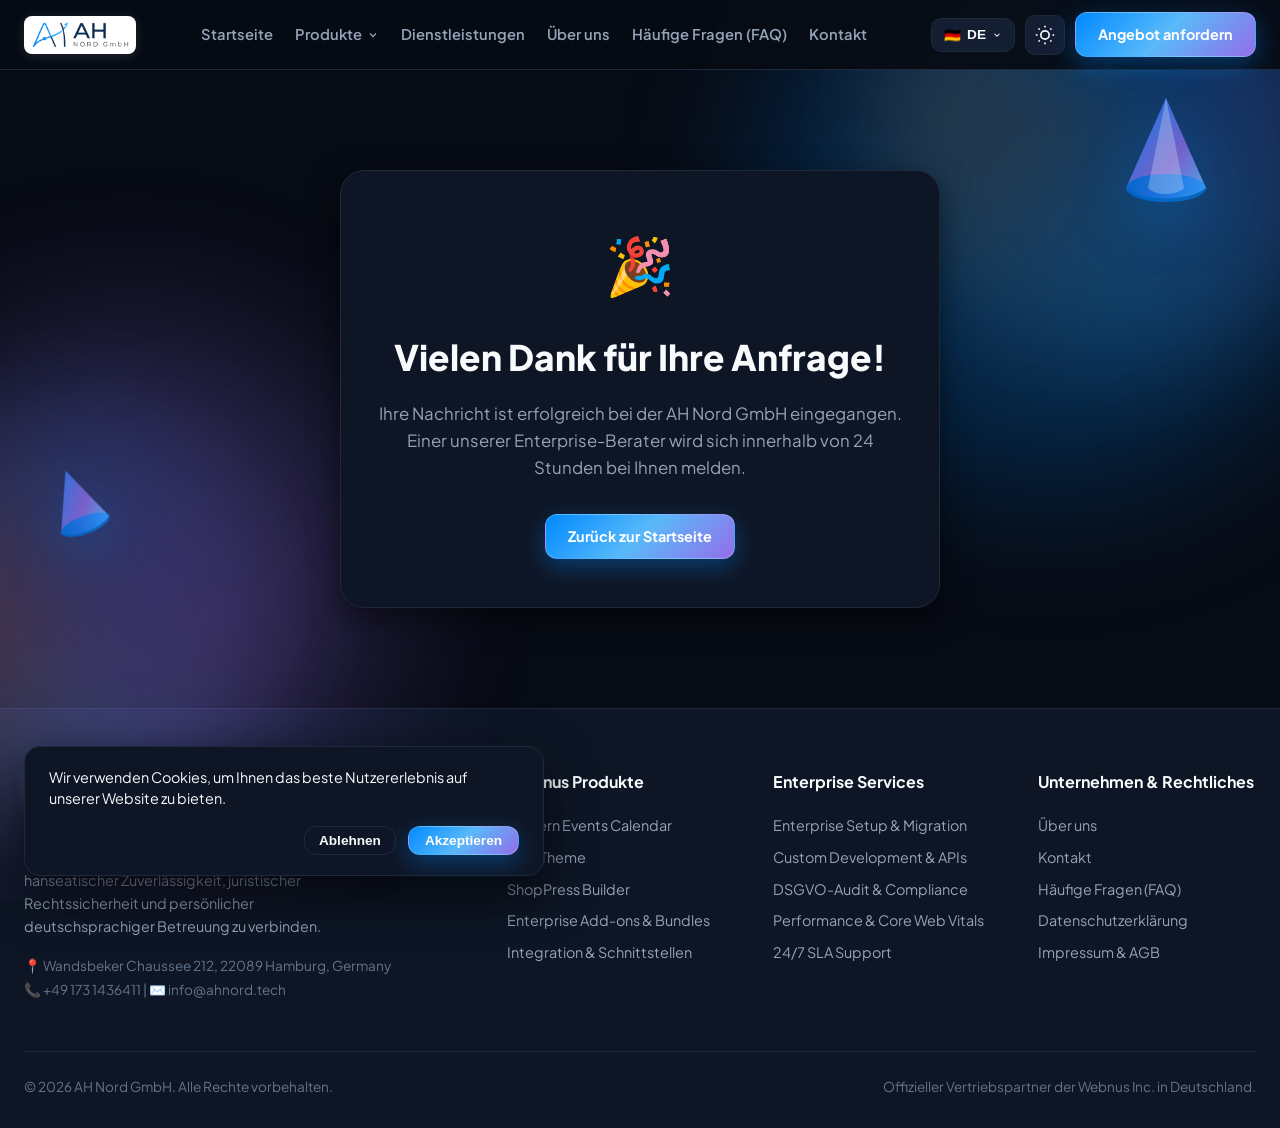
<file: pages/thank-you.html>
<!DOCTYPE html>
<html lang="de" data-theme="dark">
<head>
  <meta charset="UTF-8">
  <meta name="viewport" content="width=device-width, initial-scale=1.0">
  <title>Vielen Dank | AH Nord GmbH</title>
  <meta name="description" content="AH Nord GmbH — Offizieller Enterprise Partner & Reseller von Webnus in Deutschland. Modern Events Calendar, Kata Theme und ShopPress WooCommerce Builder.">
  <link rel="icon" type="image/webp" href="../img/favicon.webp">
  <link rel="icon" type="image/png" href="../img/favicon.png">
  <link rel="apple-touch-icon" href="../img/favicon.png">
  
  <meta property="og:type" content="website">
  <meta property="og:title" content="Vielen Dank | AH Nord GmbH">
  <meta property="og:description" content="Offizieller Vertrieb und Integration von Webnus Enterprise Lösungen in Deutschland.">
  <meta property="og:image" content="../img/og-image.svg">
  
  <link rel="preconnect" href="https://fonts.googleapis.com">
  <link rel="preconnect" href="https://fonts.gstatic.com" crossorigin>
  <link href="https://fonts.googleapis.com/css2?family=Plus+Jakarta+Sans:wght@400;500;600;700;800;900&display=swap" rel="stylesheet">
  <link rel="stylesheet" href="../css/style.css?v=2.2">
</head>
<body>
  <!-- Ambient Floating Animation Shapes (Conical Gradients & 3D Cones) -->
  <div class="canvas-backdrop">
    <div class="conic-shape conic-shape-1"></div>
    <div class="conic-shape conic-shape-2"></div>
    <div class="shape-blob shape-1"></div>
    <div class="shape-blob shape-2"></div>
    
    <!-- 3D Conical Geometric Floating SVG Shape 1 -->
    <svg class="conic-3d-cone floating-cone-1" width="100" height="130" viewBox="0 0 100 130" fill="none">
      <defs>
        <linearGradient id="coneGrad1" x1="0%" y1="0%" x2="100%" y2="100%">
          <stop offset="0%" stop-color="#008AFF" stop-opacity="0.85"/>
          <stop offset="60%" stop-color="#936EE9" stop-opacity="0.75"/>
          <stop offset="100%" stop-color="#59B9F9" stop-opacity="0.9"/>
        </linearGradient>
        <linearGradient id="coneBase1" x1="0%" y1="0%" x2="100%" y2="0%">
          <stop offset="0%" stop-color="#0066CC" stop-opacity="0.9"/>
          <stop offset="100%" stop-color="#008AFF" stop-opacity="0.5"/>
        </linearGradient>
      </defs>
      <path d="M50 8 L90 98 C72 112 28 112 10 98 Z" fill="url(#coneGrad1)"/>
      <ellipse cx="50" cy="98" rx="40" ry="14" fill="url(#coneBase1)"/>
      <path d="M50 8 L68 98 C60 106 40 106 32 98 Z" fill="white" fill-opacity="0.25"/>
    </svg>

    <!-- 3D Conical Geometric Floating SVG Shape 2 -->
    <svg class="conic-3d-cone floating-cone-2" width="80" height="110" viewBox="0 0 100 130" fill="none">
      <path d="M50 8 L90 98 C72 112 28 112 10 98 Z" fill="url(#coneGrad1)"/>
      <ellipse cx="50" cy="98" rx="40" ry="14" fill="url(#coneBase1)"/>
    </svg>
  </div>

  <!-- Sticky Header -->
  <header class="site-header">
    <div class="header-container">
      <a href="../index.html" class="brand-link">
        <img src="../img/logo.webp" alt="AH Nord GmbH Logo" class="brand-logo">
      </a>
      
      <!-- Desktop Navigation -->
      <nav class="main-nav">
        <a href="../index.html" class="nav-link" data-i18n="nav_home">Startseite</a>
        
        <div class="nav-dropdown-wrapper">
          <a href="../index.html#products" class="nav-link nav-dropdown-trigger">
            <span data-i18n="nav_products">Produkte</span>
            <svg width="12" height="12" viewBox="0 0 24 24" fill="none" stroke="currentColor" stroke-width="2.5"><polyline points="6 9 12 15 18 9"></polyline></svg>
          </a>
          <div class="nav-dropdown-menu">
            <a href="../pages/modern-events-calendar.html" class="dropdown-item">
              <span style="font-size:1.3rem;">📅</span>
              <div>
                <span class="dropdown-item-title" data-i18n="nav_mec">Modern Events Calendar</span>
                <span class="dropdown-item-desc">#1 WordPress Events Platform</span>
              </div>
            </a>
            <a href="../pages/kata-theme.html" class="dropdown-item">
              <span style="font-size:1.3rem;">⚡</span>
              <div>
                <span class="dropdown-item-title" data-i18n="nav_kata">Kata Theme</span>
                <span class="dropdown-item-desc">100/100 PageSpeed Builder</span>
              </div>
            </a>
            <a href="../pages/shoppress.html" class="dropdown-item">
              <span style="font-size:1.3rem;">🛍️</span>
              <div>
                <span class="dropdown-item-title" data-i18n="nav_shoppress">ShopPress Builder</span>
                <span class="dropdown-item-desc">WooCommerce Suite for Elementor</span>
              </div>
            </a>
          </div>
        </div>

        <a href="../pages/services.html" class="nav-link" data-i18n="nav_services">Dienstleistungen</a>
        <a href="../pages/about.html" class="nav-link" data-i18n="nav_about">Über uns</a>
        <a href="../pages/faq.html" class="nav-link" data-i18n="nav_faq">Häufige Fragen (FAQ)</a>
        <a href="../pages/contact.html" class="nav-link" data-i18n="nav_contact">Kontakt</a>
      </nav>
      
      <!-- Header Controls -->
      <div class="header-actions">
        <!-- Language Switcher Pill -->
        <div class="lang-dropdown-wrapper">
          <button class="lang-dropdown-btn" onclick="toggleLangMenu(event)" aria-label="Sprachauswahl">
            <span class="current-lang-flag">🇩🇪</span>
            <span class="current-lang-code">DE</span>
            <svg width="10" height="10" viewBox="0 0 24 24" fill="none" stroke="currentColor" stroke-width="2.5"><polyline points="6 9 12 15 18 9"></polyline></svg>
          </button>
          <div id="langDropdownMenu" class="lang-dropdown-menu">
            <button class="lang-option active" data-lang="de" onclick="setLanguage('de')">
              <span>🇩🇪</span> <span>Deutsch</span>
            </button>
            <button class="lang-option" data-lang="en" onclick="setLanguage('en')">
              <span>🇬🇧</span> <span>English</span>
            </button>
            <button class="lang-option" data-lang="fr" onclick="setLanguage('fr')">
              <span>🇫🇷</span> <span>Français</span>
            </button>
          </div>
        </div>

        <!-- Theme Toggle Button -->
        <button class="btn-theme-toggle" aria-label="Farbschema umschalten" title="Theme umschalten">
          <svg class="theme-icon-sun" viewBox="0 0 24 24">
            <circle cx="12" cy="12" r="5"></circle>
            <line x1="12" y1="1" x2="12" y2="3"></line>
            <line x1="12" y1="21" x2="12" y2="23"></line>
            <line x1="4.22" y1="4.22" x2="5.64" y2="5.64"></line>
            <line x1="18.36" y1="18.36" x2="19.78" y2="19.78"></line>
            <line x1="1" y1="12" x2="3" y2="12"></line>
            <line x1="21" y1="12" x2="23" y2="12"></line>
            <line x1="4.22" y1="19.78" x2="5.64" y2="18.36"></line>
            <line x1="18.36" y1="5.64" x2="19.78" y2="4.22"></line>
          </svg>
          <svg class="theme-icon-moon" viewBox="0 0 24 24" style="display:none;">
            <path d="M21 12.79A9 9 0 1 1 11.21 3 7 7 0 0 0 21 12.79z"></path>
          </svg>
        </button>

        <a href="../pages/contact.html" class="btn-cta" data-i18n="btn_quote">Angebot anfordern</a>
        
        <!-- Mobile Toggle -->
        <button class="mobile-toggle" id="mobileToggleBtn" onclick="toggleMobileMenu()" aria-label="Menü öffnen">
          <svg width="22" height="22" viewBox="0 0 24 24" fill="none" stroke="currentColor" stroke-width="2.5">
            <line x1="3" y1="12" x2="21" y2="12"></line>
            <line x1="3" y1="6" x2="21" y2="6"></line>
            <line x1="3" y1="18" x2="21" y2="18"></line>
          </svg>
        </button>
      </div>
    </div>
  </header>

  <!-- Mobile Drawer -->
  <div class="mobile-drawer-overlay" id="mobileOverlay" onclick="closeMobileMenu()"></div>
  <aside class="mobile-drawer" id="mobileDrawer">
    <div class="mobile-drawer-header">
      <img src="../img/logo.webp" alt="AH Nord" class="brand-logo mobile-logo" style="height:32px;">
      <button class="mobile-close-btn" onclick="closeMobileMenu()" aria-label="Menü schließen">✕</button>
    </div>
    <div class="mobile-nav-links">
      <a href="../index.html" class="mobile-nav-link" data-i18n="nav_home">Startseite</a>
      <a href="../pages/modern-events-calendar.html" class="mobile-nav-link" data-i18n="nav_mec">Modern Events Calendar</a>
      <a href="../pages/kata-theme.html" class="mobile-nav-link" data-i18n="nav_kata">Kata Theme</a>
      <a href="../pages/shoppress.html" class="mobile-nav-link" data-i18n="nav_shoppress">ShopPress Builder</a>
      <a href="../pages/services.html" class="mobile-nav-link" data-i18n="nav_services">Dienstleistungen</a>
      <a href="../pages/about.html" class="mobile-nav-link" data-i18n="nav_about">Über uns</a>
      <a href="../pages/faq.html" class="mobile-nav-link" data-i18n="nav_faq">Häufige Fragen (FAQ)</a>
      <a href="../pages/contact.html" class="mobile-nav-link" data-i18n="nav_contact">Kontakt</a>
    </div>
    <div style="margin-top:auto; padding-top:20px;">
      <a href="../pages/contact.html" class="btn-cta" style="width:100%; justify-content:center;" data-i18n="btn_quote">Angebot anfordern</a>
    </div>
  </aside>

  <main class="main-wrapper">

<section class="section-container" style="text-align:center; padding:100px 24px;">
  <div style="max-width:600px; margin:0 auto; background:var(--bg-surface); border:1px solid var(--border-color); border-radius:24px; padding:48px 32px; box-shadow:var(--shadow-md);">
    <div style="font-size:3.5rem; margin-bottom:20px;">🎉</div>
    <h1 style="font-size:2.2rem; font-weight:800; margin-bottom:16px;">Vielen Dank für Ihre Anfrage!</h1>
    <p style="color:var(--text-secondary); font-size:1.05rem; line-height:1.6; margin-bottom:32px;">
      Ihre Nachricht ist erfolgreich bei der AH Nord GmbH eingegangen. Einer unserer Enterprise-Berater wird sich innerhalb von 24 Stunden bei Ihnen melden.
    </p>
    <a href="../index.html" class="btn-cta" data-i18n="btn_back_home">Zurück zur Startseite</a>
  </div>
</section>

  </main>

  <!-- Back to Top FAB -->
  <button id="backToTopBtn" class="back-to-top-btn" aria-label="Nach oben scrollen" title="Nach oben">
    <svg width="20" height="20" viewBox="0 0 24 24" fill="none" stroke="currentColor" stroke-width="2.5">
      <polyline points="18 15 12 9 6 15"></polyline>
    </svg>
  </button>

  <!-- Sticky Mobile Action Footer -->
  <div class="mobile-sticky-cta">
    <span style="font-weight:700; font-size:0.85rem;">AH Nord GmbH</span>
    <a href="../pages/contact.html" class="btn-cta" style="padding: 8px 16px; font-size: 0.82rem;" data-i18n="btn_quote">Angebot anfordern</a>
  </div>

  <!-- Cookie Banner -->
  <div id="cookieBanner" class="cookie-banner">
    <p style="font-size:0.9rem; line-height:1.5;" data-i18n="cookie_text">
      Wir verwenden Cookies, um Ihnen das beste Nutzererlebnis auf unserer Website zu bieten.
    </p>
    <div style="display:flex; gap:12px; justify-content:flex-end;">
      <button onclick="declineCookies()" class="btn-secondary" style="padding:6px 14px; font-size:0.85rem;" data-i18n="cookie_decline">Ablehnen</button>
      <button onclick="acceptCookies()" class="btn-cta" style="padding:6px 16px; font-size:0.85rem;" data-i18n="cookie_accept">Akzeptieren</button>
    </div>
  </div>

  <!-- Footer with EXACTLY 5 items in each of the 3 link columns -->
  <footer class="site-footer">
    <div class="footer-grid">
      <div>
        <img src="../img/logo.webp" alt="AH Nord GmbH Logo" class="brand-logo footer-logo" style="height:38px; margin-bottom:16px;">
        <p style="color:var(--text-secondary); font-size:0.9rem; margin-bottom:16px; max-width:320px;" data-i18n="about_desc_2">
          Unsere Mission ist es, die technologische Spitzenklasse der Webnus-Produkte mit hanseatischer Zuverlässigkeit und juristischer Sicherheit zu verbinden.
        </p>
        <p style="font-size:0.85rem; color:var(--text-muted); line-height:1.8;">
          📍 Wandsbeker Chaussee 212, 22089 Hamburg, Germany<br>
          📞 +49 173 1436411 | ✉️ info@ahnord.tech
        </p>
      </div>

      <!-- Column 1: Webnus Produkte (5 items) -->
      <div>
        <h4 style="font-size:1rem; font-weight:700; margin-bottom:16px;" data-i18n="footer_col_products">Webnus Produkte</h4>
        <ul class="footer-col-list" style="list-style:none; font-size:0.9rem; line-height:2.2;">
          <li><a href="../pages/modern-events-calendar.html" style="color:var(--text-secondary);" data-i18n="nav_mec">Modern Events Calendar</a></li>
          <li><a href="../pages/kata-theme.html" style="color:var(--text-secondary);" data-i18n="nav_kata">Kata WordPress Theme</a></li>
          <li><a href="../pages/shoppress.html" style="color:var(--text-secondary);" data-i18n="nav_shoppress">ShopPress Builder</a></li>
          <li><a href="../pages/modern-events-calendar.html" style="color:var(--text-secondary);" data-i18n="footer_item_addons">Enterprise Add-ons & Bundles</a></li>
          <li><a href="../pages/services.html" style="color:var(--text-secondary);" data-i18n="footer_item_integrations">Integration & Schnittstellen</a></li>
        </ul>
      </div>

      <!-- Column 2: Enterprise Services (5 items) -->
      <div>
        <h4 style="font-size:1rem; font-weight:700; margin-bottom:16px;" data-i18n="footer_col_services">Enterprise Services</h4>
        <ul class="footer-col-list" style="list-style:none; font-size:0.9rem; line-height:2.2;">
          <li><a href="../pages/services.html" style="color:var(--text-secondary);" data-i18n="srv_1_title">Enterprise Setup & Migration</a></li>
          <li><a href="../pages/services.html" style="color:var(--text-secondary);" data-i18n="srv_2_title">Custom Development & APIs</a></li>
          <li><a href="../pages/services.html" style="color:var(--text-secondary);" data-i18n="srv_3_title">DSGVO-Audit & Compliance</a></li>
          <li><a href="../pages/services.html" style="color:var(--text-secondary);" data-i18n="srv_4_title">Performance & Core Web Vitals</a></li>
          <li><a href="../pages/services.html" style="color:var(--text-secondary);" data-i18n="srv_5_title">24/7 SLA Support</a></li>
        </ul>
      </div>

      <!-- Column 3: Unternehmen & Rechtliches (5 items) -->
      <div>
        <h4 style="font-size:1rem; font-weight:700; margin-bottom:16px;" data-i18n="footer_col_legal">Unternehmen & Rechtliches</h4>
        <ul class="footer-col-list" style="list-style:none; font-size:0.9rem; line-height:2.2;">
          <li><a href="../pages/about.html" style="color:var(--text-secondary);" data-i18n="nav_about">Über uns</a></li>
          <li><a href="../pages/contact.html" style="color:var(--text-secondary);" data-i18n="nav_contact">Kontakt & Beratung</a></li>
          <li><a href="../pages/faq.html" style="color:var(--text-secondary);" data-i18n="nav_faq">Häufige Fragen (FAQ)</a></li>
          <li><a href="../pages/privacy.html" style="color:var(--text-secondary);" data-i18n="privacy_policy">Datenschutzerklärung</a></li>
          <li><a href="../pages/terms.html" style="color:var(--text-secondary);" data-i18n="terms_conditions">Impressum & AGB</a></li>
        </ul>
      </div>
    </div>
    
    <div class="footer-bottom">
      <span>© 2026 AH Nord GmbH. <span data-i18n="footer_rights">Alle Rechte vorbehalten.</span></span>
      <span data-i18n="footer_partner_note">Offizieller Vertriebspartner der Webnus Inc. in Deutschland.</span>
    </div>
  </footer>

  <script src="../js/main.js?v=2.2"></script>
</body>
</html>
</file>
<file: css/style.css>
/* AH Nord GmbH Enterprise Design System */
:root {
  --primary-blue: #008AFF;
  --primary-blue-dark: #0070D1;
  --secondary-cyan: #59B9F9;
  --accent-purple: #936EE9;
  --brand-gradient: linear-gradient(135deg, #008AFF 0%, #59B9F9 50%, #936EE9 100%);
  --brand-gradient-hover: linear-gradient(135deg, #0070D1 0%, #43A4E6 50%, #7E57D6 100%);
  --brand-gradient-glow: 0 8px 24px rgba(0, 138, 255, 0.35);
  
  /* Light Theme (Default) */
  --bg-body: #F8FAFC;
  --bg-primary: #F8FAFC;
  --bg-surface: #FFFFFF;
  --bg-surface-alt: #F1F5F9;
  --bg-surface-glass: rgba(255, 255, 255, 0.90);
  --border-color: #E2E8F0;
  --border-light: #F1F5F9;
  --text-primary: #0F172A;
  --text-secondary: #475569;
  --text-muted: #94A3B8;
  --shadow-sm: 0 2px 8px rgba(15, 23, 42, 0.04);
  --shadow-md: 0 10px 30px rgba(15, 23, 42, 0.06);
  --shadow-lg: 0 20px 50px rgba(15, 23, 42, 0.1);
  --header-bg: rgba(255, 255, 255, 0.92);
  --card-glow: rgba(0, 138, 255, 0.08);
}

[data-theme="dark"] {
  --bg-body: #070B14;
  --bg-primary: #070B14;
  --bg-surface: #0E1626;
  --bg-surface-alt: #131E33;
  --bg-surface-glass: rgba(14, 22, 38, 0.90);
  --border-color: #1E293B;
  --border-light: #2A384F;
  --text-primary: #F8FAFC;
  --text-secondary: #94A3B8;
  --text-muted: #64748B;
  --shadow-sm: 0 2px 8px rgba(0, 0, 0, 0.4);
  --shadow-md: 0 10px 30px rgba(0, 0, 0, 0.5);
  --shadow-lg: 0 20px 50px rgba(0, 0, 0, 0.7);
  --header-bg: rgba(7, 11, 20, 0.92);
  --card-glow: rgba(0, 138, 255, 0.18);
}

*, *::before, *::after {
  box-sizing: border-box;
  margin: 0;
  padding: 0;
}

html {
  font-size: 16px;
  box-sizing: border-box;
  scroll-behavior: smooth;
  overflow-x: clip;
  background-color: var(--bg-body);
  color: var(--text-primary);
  transition: background-color 0.3s ease, color 0.3s ease;
}

body {
  font-family: 'Plus Jakarta Sans', -apple-system, BlinkMacSystemFont, 'Segoe UI', Roboto, sans-serif;
  background-color: var(--bg-body);
  color: var(--text-primary);
  line-height: 1.6;
  min-height: 100vh;
  overflow-x: clip;
  transition: background-color 0.3s ease, color 0.3s ease;
}

img, svg {
  max-width: 100%;
  height: auto;
  display: block;
}

a {
  color: inherit;
  text-decoration: none;
}

/* Floating Ambient Shapes & Background Canvas */
.canvas-backdrop {
  position: fixed;
  top: 0;
  left: 0;
  width: 100%;
  height: 100%;
  max-width: 100%;
  pointer-events: none;
  z-index: 0;
  overflow: hidden;
}

.shape-blob {
  position: absolute;
  border-radius: 50%;
  filter: blur(80px);
  opacity: 0.16;
  animation: floatOrb 20s ease-in-out infinite alternate;
}

[data-theme="dark"] .shape-blob {
  opacity: 0.24;
}

.shape-1 {
  top: -10%;
  right: -5%;
  width: 580px;
  height: 580px;
  background: var(--primary-blue);
  animation-duration: 22s;
}

.shape-2 {
  top: 35%;
  left: -10%;
  width: 520px;
  height: 520px;
  background: var(--accent-purple);
  animation-duration: 26s;
  animation-delay: -5s;
}

.shape-3 {
  bottom: -15%;
  right: 15%;
  width: 620px;
  height: 620px;
  background: var(--secondary-cyan);
  animation-duration: 20s;
  animation-delay: -10s;
}

.shape-4 {
  top: 70%;
  left: 20%;
  width: 440px;
  height: 440px;
  background: var(--primary-blue);
  animation-duration: 24s;
  animation-delay: -14s;
}

@keyframes floatOrb {
  0% { transform: translate(0, 0) scale(1); }
  50% { transform: translate(50px, 35px) scale(1.08); }
  100% { transform: translate(-35px, 60px) scale(0.96); }
}

/* Interactive Floating Shapes in Sections */
.floating-element {
  animation: floatElement 6s ease-in-out infinite alternate;
}

@keyframes floatElement {
  0% { transform: translateY(0px) rotate(0deg); }
  100% { transform: translateY(-14px) rotate(2deg); }
}

/* Header & Strict Single-Line Navbar */
.site-header {
  position: sticky;
  top: 0;
  left: 0;
  width: 100%;
  background: var(--header-bg);
  backdrop-filter: blur(16px);
  -webkit-backdrop-filter: blur(16px);
  border-bottom: 1px solid var(--border-color);
  z-index: 1000;
  transition: all 0.3s ease;
}

.header-container {
  max-width: 1280px;
  margin: 0 auto;
  padding: 12px 24px;
  display: flex;
  flex-wrap: nowrap;
  align-items: center;
  justify-content: space-between;
  gap: 16px;
}

.brand-link {
  display: flex;
  align-items: center;
  gap: 12px;
  flex-shrink: 0;
}

.brand-logo {
  height: 38px;
  width: auto;
  transition: filter 0.3s ease;
}

[data-theme="dark"] .brand-logo {
  background: #FFFFFF;
  border-radius: 8px;
  padding: 4px 6px;
  box-shadow: 0 2px 12px rgba(255, 255, 255, 0.12);
}

.main-nav {
  display: flex;
  align-items: center;
  gap: 22px;
}

.nav-link {
  font-size: 0.92rem;
  font-weight: 600;
  color: var(--text-secondary);
  transition: color 0.2s ease;
  position: relative;
  padding: 6px 0;
  display: inline-flex;
  align-items: center;
  gap: 4px;
}

.nav-link:hover, .nav-link.active {
  color: var(--primary-blue);
}

.nav-link.active::after {
  content: '';
  position: absolute;
  bottom: 0;
  left: 0;
  width: 100%;
  height: 2px;
  background: var(--brand-gradient);
  border-radius: 2px;
}

/* Products Dropdown Menu */
.nav-dropdown-wrapper {
  position: relative;
  display: inline-flex;
  align-items: center;
}

.nav-dropdown-trigger {
  cursor: pointer;
  display: inline-flex;
  align-items: center;
  gap: 5px;
}

.nav-dropdown-trigger svg {
  transition: transform 0.2s ease;
}

.nav-dropdown-wrapper:hover .nav-dropdown-trigger svg {
  transform: rotate(180deg);
}

.nav-dropdown-menu {
  position: absolute;
  top: 100%;
  left: 0;
  width: 280px;
  background: var(--bg-surface);
  border: 1px solid var(--border-color);
  border-radius: 14px;
  box-shadow: var(--shadow-lg);
  padding: 10px;
  opacity: 0;
  visibility: hidden;
  transform: translateY(10px);
  transition: all 0.25s cubic-bezier(0.16, 1, 0.3, 1);
  z-index: 100;
}

.nav-dropdown-wrapper:hover .nav-dropdown-menu {
  opacity: 1;
  visibility: visible;
  transform: translateY(6px);
}

.dropdown-item {
  display: flex;
  align-items: center;
  gap: 12px;
  padding: 10px 14px;
  border-radius: 10px;
  transition: background 0.2s ease;
}

.dropdown-item:hover {
  background: var(--bg-surface-alt);
}

.dropdown-item-title {
  font-size: 0.88rem;
  font-weight: 700;
  color: var(--text-primary);
  display: block;
}

.dropdown-item-desc {
  font-size: 0.75rem;
  color: var(--text-muted);
  display: block;
}

/* Header Controls & Enhanced Switchers */
.header-actions {
  display: flex;
  align-items: center;
  gap: 10px;
  flex-shrink: 0;
}

/* Custom Language Dropdown Pill */
.lang-dropdown-wrapper {
  position: relative;
}

.lang-dropdown-btn {
  background: var(--bg-surface-alt);
  border: 1px solid var(--border-color);
  color: var(--text-primary);
  border-radius: 10px;
  padding: 8px 12px;
  font-size: 0.85rem;
  font-weight: 700;
  cursor: pointer;
  display: inline-flex;
  align-items: center;
  gap: 6px;
  transition: all 0.2s ease;
}

.lang-dropdown-btn:hover {
  border-color: var(--primary-blue);
  background: var(--bg-surface);
}

.lang-dropdown-menu {
  position: absolute;
  top: calc(100% + 8px);
  right: 0;
  background: var(--bg-surface);
  border: 1px solid var(--border-color);
  border-radius: 12px;
  box-shadow: var(--shadow-lg);
  padding: 6px;
  min-width: 150px;
  display: none;
  z-index: 1050;
}

.lang-dropdown-menu.show {
  display: block;
  animation: fadeInDown 0.2s ease;
}

@keyframes fadeInDown {
  from { opacity: 0; transform: translateY(-6px); }
  to { opacity: 1; transform: translateY(0); }
}

.lang-option {
  display: flex;
  align-items: center;
  gap: 10px;
  width: 100%;
  padding: 8px 12px;
  font-size: 0.86rem;
  font-weight: 600;
  color: var(--text-secondary);
  border: none;
  background: transparent;
  border-radius: 8px;
  cursor: pointer;
  text-align: left;
  transition: all 0.15s ease;
}

.lang-option:hover, .lang-option.active {
  background: rgba(0, 138, 255, 0.08);
  color: var(--primary-blue);
}

/* Modern Theme Toggle Button with Clean Geometric SVG Icons */
.btn-theme-toggle {
  width: 40px;
  height: 40px;
  min-width: 40px;
  padding: 0;
  border-radius: 10px;
  border: 1px solid var(--border-color);
  background: var(--bg-surface-alt);
  color: var(--text-primary);
  cursor: pointer;
  display: inline-flex;
  align-items: center;
  justify-content: center;
  transition: all 0.2s ease;
}

.btn-theme-toggle:hover {
  border-color: var(--primary-blue);
  color: var(--primary-blue);
  background: var(--bg-surface);
  transform: translateY(-1px);
}

.btn-theme-toggle svg {
  width: 20px;
  height: 20px;
  stroke: currentColor;
  stroke-width: 2;
  fill: none;
}

/* Modern Buttons (Redesigned) */
.btn-cta {
  background: var(--brand-gradient);
  color: #FFFFFF !important;
  font-weight: 700;
  font-size: 0.9rem;
  padding: 10px 22px;
  border-radius: 12px;
  box-shadow: var(--brand-gradient-glow);
  transition: all 0.25s cubic-bezier(0.16, 1, 0.3, 1);
  display: inline-flex;
  align-items: center;
  justify-content: center;
  gap: 8px;
  white-space: nowrap;
  border: 1px solid rgba(255, 255, 255, 0.2);
  cursor: pointer;
}

.btn-cta:hover {
  transform: translateY(-2px);
  box-shadow: 0 10px 28px rgba(0, 138, 255, 0.45);
  background: var(--brand-gradient-hover);
}

.btn-cta:active {
  transform: translateY(0);
}

.btn-secondary {
  background: var(--bg-surface);
  border: 1px solid var(--border-color);
  color: var(--text-primary);
  font-weight: 600;
  font-size: 0.9rem;
  padding: 10px 20px;
  border-radius: 12px;
  transition: all 0.2s ease;
  display: inline-flex;
  align-items: center;
  justify-content: center;
  gap: 8px;
  cursor: pointer;
}

.btn-secondary:hover {
  border-color: var(--primary-blue);
  color: var(--primary-blue);
  background: var(--bg-surface-alt);
  transform: translateY(-1px);
}

/* Back to Top Floating Button */
.back-to-top-btn {
  position: fixed;
  bottom: 84px;
  right: 24px;
  width: 46px;
  height: 46px;
  border-radius: 50%;
  background: var(--bg-surface);
  border: 1px solid var(--border-color);
  color: var(--primary-blue);
  box-shadow: var(--shadow-md);
  display: flex;
  align-items: center;
  justify-content: center;
  cursor: pointer;
  z-index: 950;
  opacity: 0;
  visibility: hidden;
  transform: translateY(15px);
  transition: all 0.3s cubic-bezier(0.16, 1, 0.3, 1);
}

.back-to-top-btn.visible {
  opacity: 1;
  visibility: visible;
  transform: translateY(0);
}

.back-to-top-btn:hover {
  background: var(--primary-blue);
  color: #FFFFFF;
  border-color: var(--primary-blue);
  transform: translateY(-3px);
  box-shadow: 0 8px 24px rgba(0, 138, 255, 0.4);
}

/* Mobile Off-Canvas Drawer Navigation */
.mobile-toggle {
  display: none;
  background: var(--bg-surface-alt);
  border: 1px solid var(--border-color);
  border-radius: 8px;
  color: var(--text-primary);
  padding: 8px;
  cursor: pointer;
}

.mobile-drawer-overlay {
  position: fixed;
  top: 0;
  left: 0;
  width: 100vw;
  height: 100vh;
  background: rgba(0, 0, 0, 0.55);
  backdrop-filter: blur(4px);
  z-index: 1999;
  opacity: 0;
  visibility: hidden;
  transition: all 0.3s ease;
}

.mobile-drawer-overlay.active {
  opacity: 1;
  visibility: visible;
}

.mobile-drawer {
  position: fixed;
  top: 0;
  right: 0;
  width: min(320px, 85vw);
  height: 100vh;
  background: var(--bg-surface);
  border-left: 1px solid var(--border-color);
  box-shadow: var(--shadow-lg);
  z-index: 2000;
  display: none;
  flex-direction: column;
  padding: 24px;
  overflow-y: auto;
}

.mobile-drawer.active {
  display: flex !important;
}

.mobile-drawer-header {
  display: flex;
  align-items: center;
  justify-content: space-between;
  padding-bottom: 20px;
  border-bottom: 1px solid var(--border-color);
  margin-bottom: 24px;
}

.mobile-close-btn {
  background: transparent;
  border: none;
  color: var(--text-secondary);
  font-size: 1.5rem;
  cursor: pointer;
}

.mobile-nav-links {
  display: flex;
  flex-direction: column;
  gap: 16px;
}

.mobile-nav-link {
  font-size: 1.05rem;
  font-weight: 700;
  color: var(--text-primary);
  padding: 8px 0;
  border-bottom: 1px solid var(--border-light);
}

.mobile-nav-link:hover {
  color: var(--primary-blue);
}

/* Layout Wrappers */
.main-wrapper {
  flex: 1;
  position: relative;
  z-index: 1;
}

.section-container {
  max-width: 1280px;
  margin: 0 auto;
  padding: 80px 24px;
}

.hero-section {
  padding: 80px 24px 70px;
  position: relative;
}

.hero-grid {
  display: grid;
  grid-template-columns: 1.2fr 0.8fr;
  align-items: center;
  gap: 50px;
}

.hero-badge {
  display: inline-flex;
  align-items: center;
  gap: 8px;
  background: rgba(0, 138, 255, 0.08);
  border: 1px solid rgba(0, 138, 255, 0.25);
  color: var(--primary-blue);
  font-weight: 700;
  font-size: 0.82rem;
  padding: 6px 14px;
  border-radius: 20px;
  margin-bottom: 24px;
  text-transform: uppercase;
  letter-spacing: 0.5px;
}

[data-theme="dark"] .hero-badge {
  background: rgba(0, 138, 255, 0.16);
  border-color: rgba(89, 185, 249, 0.35);
  color: var(--secondary-cyan);
}

.hero-title {
  font-size: 3.2rem;
  font-weight: 800;
  line-height: 1.15;
  letter-spacing: -1px;
  margin-bottom: 20px;
}

.gradient-text {
  background: var(--brand-gradient);
  -webkit-background-clip: text;
  -webkit-text-fill-color: transparent;
}

.hero-subtitle {
  font-size: 1.18rem;
  color: var(--text-secondary);
  line-height: 1.6;
  margin-bottom: 36px;
  max-width: 640px;
}

.hero-buttons {
  display: flex;
  align-items: center;
  gap: 16px;
  margin-bottom: 44px;
}

.hero-stats {
  display: grid;
  grid-template-columns: repeat(3, 1fr);
  gap: 24px;
  padding-top: 32px;
  border-top: 1px solid var(--border-color);
}

.stat-val {
  font-size: 2.1rem;
  font-weight: 800;
  color: var(--primary-blue);
  line-height: 1.1;
  margin-bottom: 4px;
}

.stat-label {
  font-size: 0.85rem;
  color: var(--text-muted);
  font-weight: 600;
}

.hero-visual {
  position: relative;
}

.visual-card-glass {
  background: var(--bg-surface-glass);
  backdrop-filter: blur(20px);
  border: 1px solid var(--border-color);
  border-radius: 24px;
  padding: 32px;
  box-shadow: var(--shadow-lg);
  position: relative;
  overflow: hidden;
}

.visual-card-glass::before {
  content: '';
  position: absolute;
  top: 0;
  left: 0;
  right: 0;
  height: 4px;
  background: var(--brand-gradient);
}

/* Section Common Styling */
.section-header {
  text-align: center;
  max-width: 760px;
  margin: 0 auto 52px;
}

.section-tag {
  color: var(--primary-blue);
  font-weight: 700;
  font-size: 0.85rem;
  letter-spacing: 1.5px;
  text-transform: uppercase;
  margin-bottom: 10px;
  display: block;
}

.section-title {
  font-size: 2.4rem;
  font-weight: 800;
  letter-spacing: -0.5px;
  margin-bottom: 16px;
}

.section-sub {
  font-size: 1.1rem;
  color: var(--text-secondary);
  line-height: 1.6;
}

/* Cards & Grids */
.cards-grid-3 {
  display: grid;
  grid-template-columns: repeat(auto-fit, minmax(min(100%, 340px), 1fr));
  gap: 30px;
}

.product-card {
  background: var(--bg-surface);
  border: 1px solid var(--border-color);
  border-radius: 20px;
  padding: 32px;
  display: flex;
  flex-direction: column;
  transition: transform 0.3s ease, box-shadow 0.3s ease, border-color 0.3s ease;
  position: relative;
  overflow: hidden;
}

.product-card:hover {
  transform: translateY(-6px);
  box-shadow: var(--shadow-lg);
  border-color: var(--primary-blue);
}

.product-card-top {
  display: flex;
  align-items: center;
  justify-content: space-between;
  margin-bottom: 24px;
}

.product-logo-img {
  height: 44px;
  width: auto;
}

.product-badge {
  background: rgba(0, 138, 255, 0.08);
  color: var(--primary-blue);
  font-size: 0.75rem;
  font-weight: 700;
  padding: 4px 10px;
  border-radius: 12px;
}

.product-card-title {
  font-size: 1.35rem;
  font-weight: 700;
  margin-bottom: 12px;
}

.product-card-desc {
  color: var(--text-secondary);
  font-size: 0.94rem;
  margin-bottom: 24px;
  flex-grow: 1;
}

.feature-list {
  list-style: none;
  margin-bottom: 28px;
}

.feature-list li {
  font-size: 0.88rem;
  color: var(--text-secondary);
  margin-bottom: 10px;
  display: flex;
  align-items: flex-start;
  gap: 10px;
}

.feature-list li::before {
  content: '✓';
  color: var(--primary-blue);
  font-weight: 800;
  flex-shrink: 0;
}

/* Implementation Steps Workflow */
.process-grid {
  display: grid;
  grid-template-columns: repeat(auto-fit, minmax(min(100%, 250px), 1fr));
  gap: 24px;
}

.process-step-card {
  background: var(--bg-surface);
  border: 1px solid var(--border-color);
  border-radius: 18px;
  padding: 28px;
  position: relative;
  transition: transform 0.2s ease;
}

.process-step-card:hover {
  transform: translateY(-4px);
  border-color: var(--primary-blue);
}

.step-num-badge {
  width: 40px;
  height: 40px;
  border-radius: 50%;
  background: var(--brand-gradient);
  color: #FFFFFF;
  font-weight: 800;
  display: flex;
  align-items: center;
  justify-content: center;
  margin-bottom: 18px;
  font-size: 1.1rem;
}

/* FAQ Accordion */
.faq-grid {
  max-width: 860px;
  margin: 0 auto;
  display: flex;
  flex-direction: column;
  gap: 16px;
}

.faq-item {
  background: var(--bg-surface);
  border: 1px solid var(--border-color);
  border-radius: 14px;
  padding: 22px 26px;
  transition: border-color 0.2s ease;
}

.faq-item:hover {
  border-color: var(--primary-blue);
}

.faq-q {
  font-size: 1.05rem;
  font-weight: 700;
  color: var(--text-primary);
  margin-bottom: 10px;
  display: flex;
  align-items: center;
  gap: 12px;
}

.faq-q::before {
  content: 'Q.';
  color: var(--primary-blue);
  font-weight: 800;
}

.faq-a {
  font-size: 0.92rem;
  color: var(--text-secondary);
  line-height: 1.6;
  padding-left: 28px;
}

/* Forms */
.form-card {
  background: var(--bg-surface);
  border: 1px solid var(--border-color);
  border-radius: 20px;
  padding: 40px;
  box-shadow: var(--shadow-md);
}

.form-group {
  margin-bottom: 20px;
}

.form-label {
  display: block;
  font-size: 0.88rem;
  font-weight: 600;
  margin-bottom: 8px;
  color: var(--text-primary);
}

.form-input, .form-textarea, .form-select {
  width: 100%;
  padding: 12px 16px;
  border-radius: 10px;
  border: 1px solid var(--border-color);
  background: var(--bg-surface-alt);
  color: var(--text-primary);
  font-family: inherit;
  font-size: 0.95rem;
  transition: border-color 0.2s ease, box-shadow 0.2s ease;
}

.form-input:focus, .form-textarea:focus, .form-select:focus {
  outline: none;
  border-color: var(--primary-blue);
  box-shadow: 0 0 0 3px rgba(0, 138, 255, 0.15);
}

/* Cookie Banner */
.cookie-banner {
  position: fixed;
  bottom: 24px;
  left: 24px;
  right: 24px;
  max-width: 520px;
  background: var(--bg-surface);
  border: 1px solid var(--border-color);
  border-radius: 16px;
  padding: 20px 24px;
  box-shadow: var(--shadow-lg);
  z-index: 9999;
  display: flex;
  flex-direction: column;
  gap: 16px;
  transform: translateY(150%);
  transition: transform 0.4s cubic-bezier(0.16, 1, 0.3, 1);
}

.cookie-banner.visible {
  transform: translateY(0);
}

/* Mobile Sticky Bottom CTA */
.mobile-sticky-cta {
  display: none;
  position: fixed;
  bottom: 0;
  left: 0;
  right: 0;
  background: var(--header-bg);
  backdrop-filter: blur(14px);
  border-top: 1px solid var(--border-color);
  padding: 12px 20px;
  z-index: 900;
  justify-content: space-between;
  align-items: center;
}

/* Footer */
.site-footer {
  background: var(--bg-surface);
  border-top: 1px solid var(--border-color);
  padding: 60px 24px 30px;
  margin-top: auto;
}

.footer-grid {
  max-width: 1280px;
  margin: 0 auto;
  display: grid;
  grid-template-columns: 2fr 1fr 1fr 1fr;
  gap: 48px;
  margin-bottom: 48px;
}

.footer-bottom {
  max-width: 1280px;
  margin: 0 auto;
  padding-top: 24px;
  border-top: 1px solid var(--border-color);
  display: flex;
  align-items: center;
  justify-content: space-between;
  font-size: 0.85rem;
  color: var(--text-muted);
}

/* Mobile Optimizations (Zero-Overflow & Parity) */
@media (max-width: 991px) {
  .hero-grid {
    grid-template-columns: 1fr;
    gap: 40px;
  }
  
  .hero-title {
    font-size: 2.3rem;
  }
  
  .main-nav {
    display: none;
  }
  
  .mobile-toggle {
    display: inline-flex;
    align-items: center;
    justify-content: center;
  }
  
  .mobile-sticky-cta {
    display: flex;
  }
  
  .footer-grid {
    grid-template-columns: 1fr 1fr;
  }
}

@media (max-width: 768px) {
  .header-container {
    padding: 10px 16px;
  }
  
  .header-actions .btn-cta {
    display: none; /* Relies on mobile sticky CTA */
  }
  
  .hero-section {
    padding: 50px 16px 40px;
  }
  
  .hero-title {
    font-size: 1.9rem;
  }
  
  .section-container {
    padding: 50px 16px;
  }
  
  .section-title {
    font-size: 1.8rem;
  }
  
  .hero-buttons {
    flex-direction: column;
    align-items: stretch;
  }
  
  .hero-stats {
    grid-template-columns: 1fr;
    gap: 16px;
  }
  
  .form-card {
    padding: 24px 18px;
  }
  
  .footer-grid {
    grid-template-columns: 1fr;
    gap: 32px;
  }
  
  .footer-bottom {
    flex-direction: column;
    gap: 12px;
    text-align: center;
  }
}

/* Strict Single-Line Elements & Badges */
.btn-cta,
.btn-secondary,
.hero-badge,
.product-badge,
.section-tag,
.lang-dropdown-btn,
.nav-link,
.stat-label,
.step-num-badge,
.current-lang-code {
  white-space: nowrap !important;
  flex-shrink: 0;
}

.hero-badge {
  display: inline-flex;
  align-items: center;
  gap: 8px;
  padding: 8px 16px;
  border-radius: 9999px;
  background: rgba(0, 138, 255, 0.08);
  border: 1px solid rgba(0, 138, 255, 0.2);
  color: var(--primary-blue);
  font-size: 0.85rem;
  font-weight: 700;
  margin-bottom: 24px;
  max-width: 100%;
}

.product-badge {
  font-size: 0.75rem;
  font-weight: 800;
  padding: 4px 10px;
  border-radius: 12px;
  background: rgba(0, 138, 255, 0.1);
  color: var(--primary-blue);
  text-transform: uppercase;
  letter-spacing: 0.05em;
  white-space: nowrap !important;
}

/* Conical Gradients & 3D Animated Shapes */
.conic-shape {
  position: absolute;
  border-radius: 50%;
  background: conic-gradient(from 0deg at 50% 50%, #008AFF, #936EE9, #59B9F9, #FF7A00, #008AFF);
  filter: blur(50px);
  opacity: 0.28;
  animation: spinConic 24s linear infinite;
  pointer-events: none;
  z-index: 0;
}

[data-theme="dark"] .conic-shape {
  opacity: 0.18;
}

@keyframes spinConic {
  0% { transform: rotate(0deg) scale(1); }
  50% { transform: rotate(180deg) scale(1.15); }
  100% { transform: rotate(360deg) scale(1); }
}

.conic-shape-1 {
  width: 480px;
  height: 480px;
  top: -120px;
  right: -80px;
}

.conic-shape-2 {
  width: 420px;
  height: 420px;
  top: 45%;
  left: -140px;
  animation-duration: 28s;
  animation-direction: reverse;
}

/* 3D Conical Geometric Floating Cone Shapes */
.conic-3d-cone {
  position: absolute;
  pointer-events: none;
  filter: drop-shadow(0 16px 28px rgba(0, 138, 255, 0.28));
  animation: floatCone 9s ease-in-out infinite;
  z-index: 1;
}

.floating-cone-1 {
  top: 10%;
  right: 5%;
  animation-duration: 8.5s;
}

.floating-cone-2 {
  top: 50%;
  left: 3%;
  transform: rotate(-20deg) scale(0.8);
  animation-duration: 11s;
  animation-delay: -3s;
}

.floating-cone-3 {
  bottom: 8%;
  right: 12%;
  transform: rotate(30deg) scale(0.7);
  animation-duration: 10s;
  animation-delay: -5s;
}

@keyframes floatCone {
  0%, 100% {
    transform: translateY(0px) rotate(0deg);
  }
  50% {
    transform: translateY(-24px) rotate(14deg);
  }
}

/* Mobile Sticky Footer Breathing Space */
@media (max-width: 768px) {
  body {
    padding-bottom: 85px !important;
  }
  .site-footer {
    padding-bottom: 110px !important;
  }
}

/* Standardized FAQ System with Generous Spacing */
.faq-grid,
.faq-container {
  display: flex;
  flex-direction: column;
  gap: 22px !important;
  max-width: 860px;
  margin: 0 auto;
}

.faq-item {
  background: var(--bg-surface);
  border: 1px solid var(--border-color);
  border-radius: 16px;
  padding: 24px 28px;
  transition: all 0.25s ease;
  box-shadow: 0 4px 14px rgba(0, 0, 0, 0.03);
  cursor: pointer;
  margin-bottom: 0 !important;
}

.faq-item:hover {
  border-color: var(--primary-blue);
  box-shadow: 0 8px 24px rgba(0, 138, 255, 0.1);
  transform: translateY(-2px);
}

.faq-item.active {
  border-color: var(--primary-blue);
  box-shadow: 0 6px 20px rgba(0, 138, 255, 0.12);
}

.faq-q {
  font-size: 1.05rem;
  font-weight: 700;
  color: var(--text-primary);
  margin-bottom: 8px;
  display: flex;
  align-items: center;
  justify-content: space-between;
  gap: 12px;
}

.faq-q::after {
  content: "+";
  font-size: 1.4rem;
  font-weight: 500;
  color: var(--primary-blue);
  transition: transform 0.25s ease;
  flex-shrink: 0;
}

.faq-item.active .faq-q::after {
  transform: rotate(45deg);
}

.faq-a {
  font-size: 0.93rem;
  color: var(--text-secondary);
  line-height: 1.7;
}

/* Form Responsive Grid */
.form-grid-2 {
  display: grid;
  grid-template-columns: 1fr 1fr;
  gap: 20px;
}

@media (max-width: 768px) {
  .form-grid-2 {
    grid-template-columns: 1fr;
    gap: 16px;
  }
}

/* Zero Mobile Overflow Enforcement */
@media (max-width: 768px) {
  html, body {
    overflow-x: hidden !important;
    max-width: 100vw;
  }
  
  .hero-badge {
    white-space: normal !important;
    text-align: left;
    max-width: 100%;
    font-size: 0.78rem !important;
    padding: 6px 12px;
    line-height: 1.4;
  }

  .site-header {
    max-width: 100vw;
    overflow: hidden;
  }

  .header-container {
    max-width: 100%;
    padding: 10px 14px;
    gap: 8px;
  }

  .product-card {
    padding: 24px 20px;
  }

  .product-card-actions {
    flex-direction: column;
    gap: 10px;
  }

  .footer-grid {
    grid-template-columns: 1fr !important;
    gap: 36px !important;
  }
}

@media (max-width: 768px) {
  .product-card-top {
    flex-wrap: wrap !important;
    gap: 8px !important;
    align-items: flex-start !important;
  }
  
  .product-badge {
    font-size: 0.72rem !important;
    padding: 3px 8px !important;
    max-width: 100% !important;
    white-space: normal !important;
  }
}
</file>
